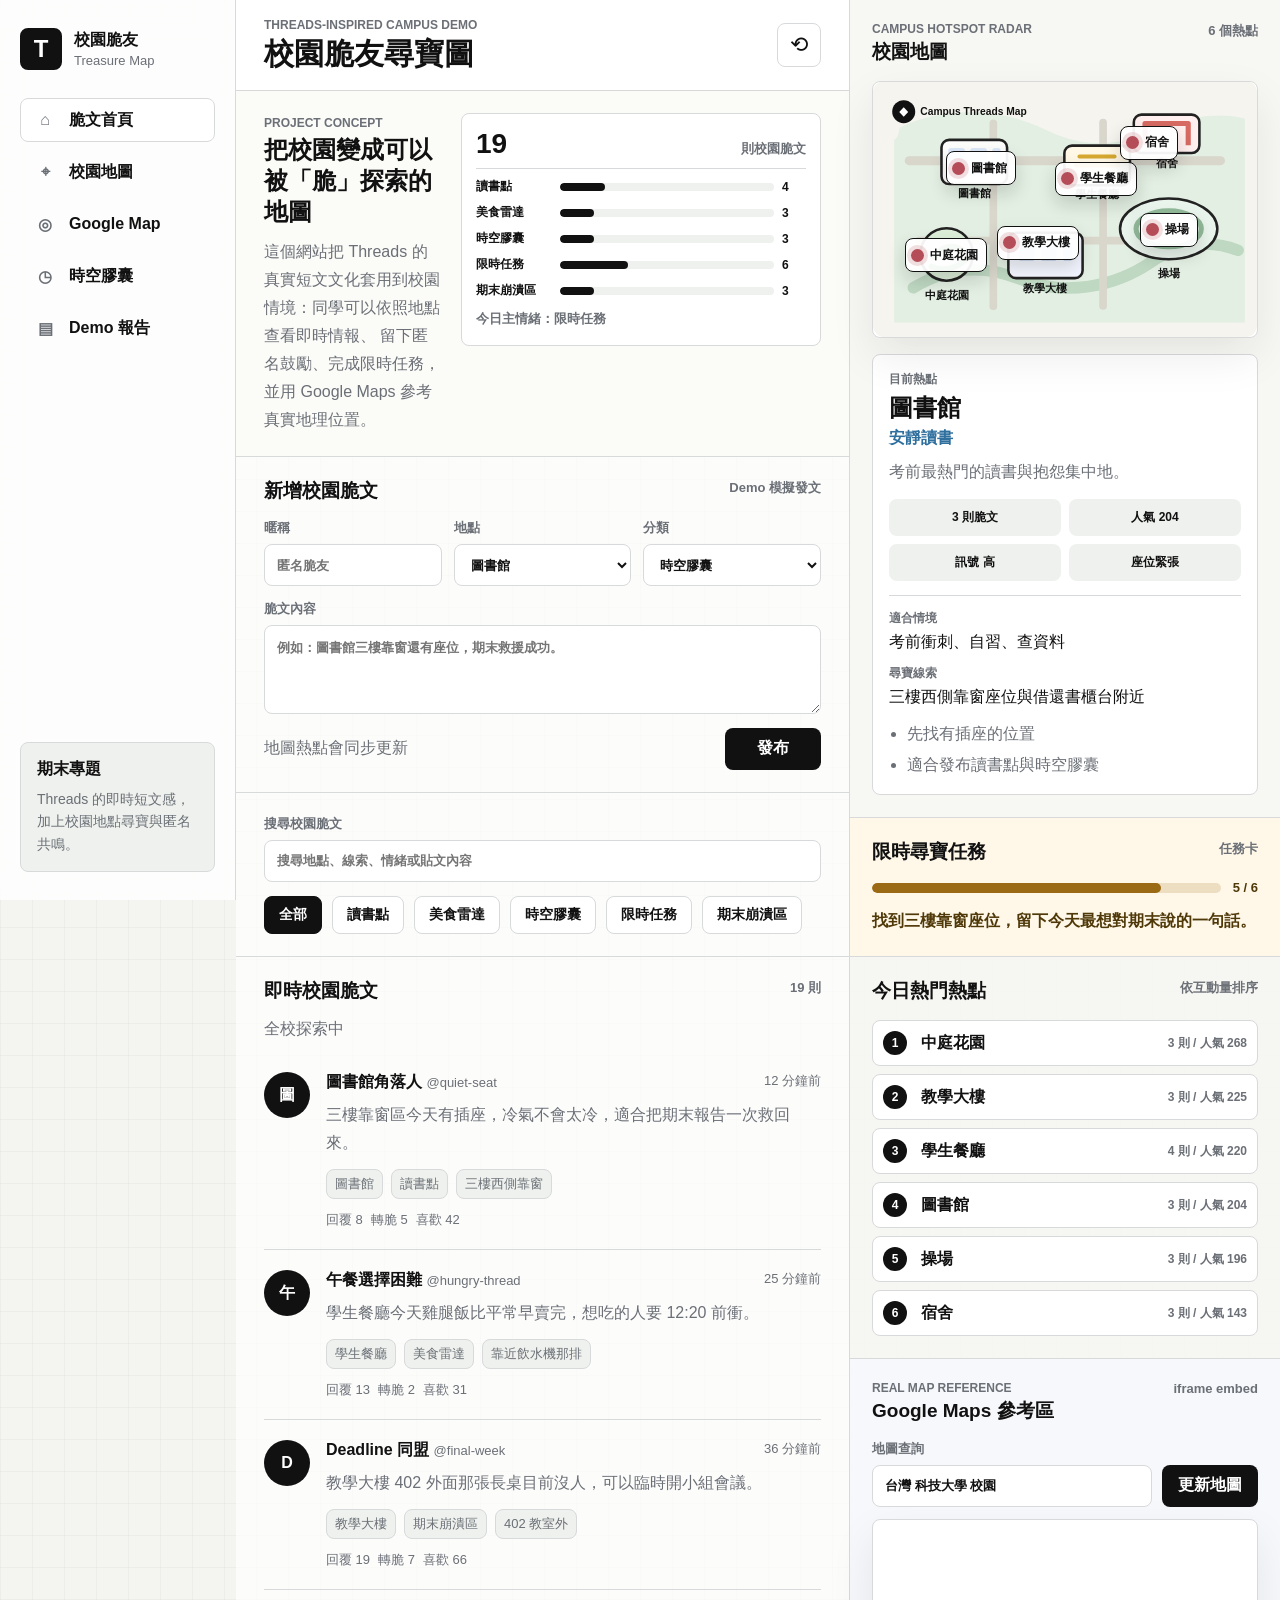
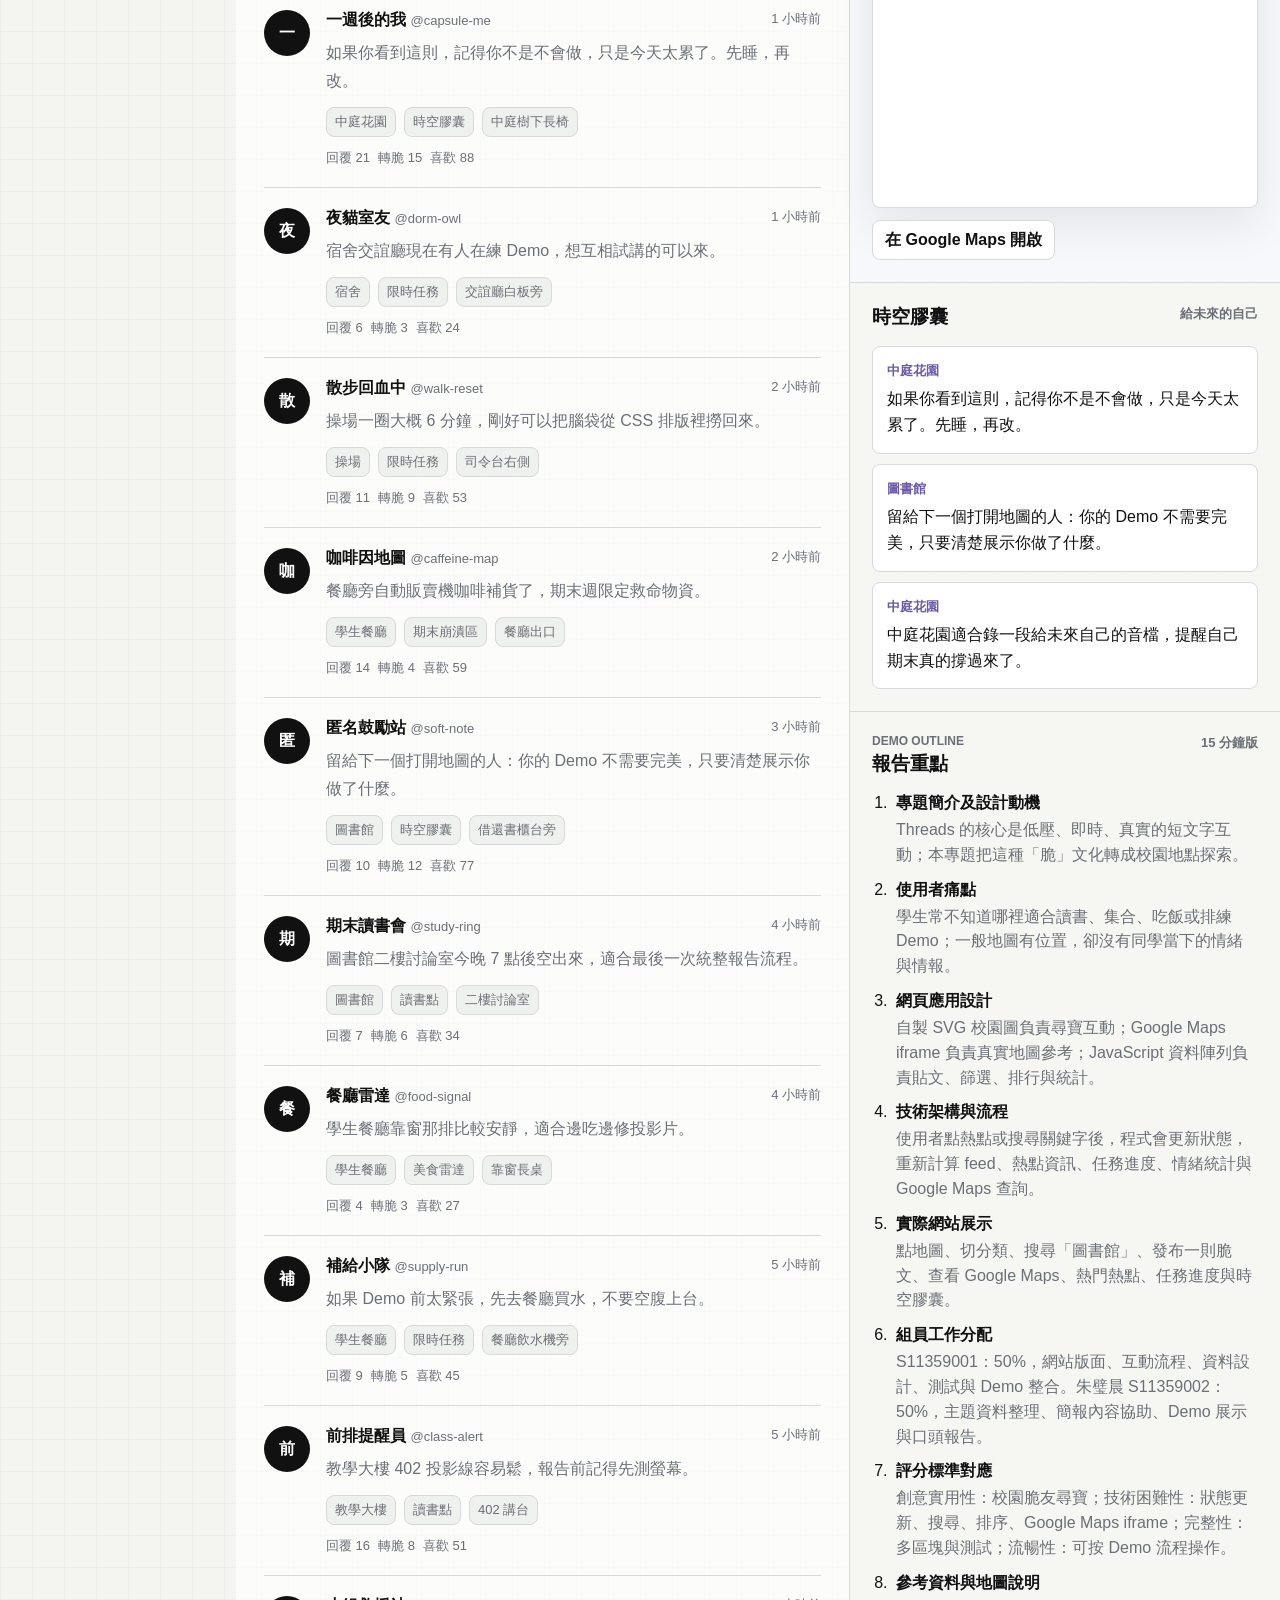
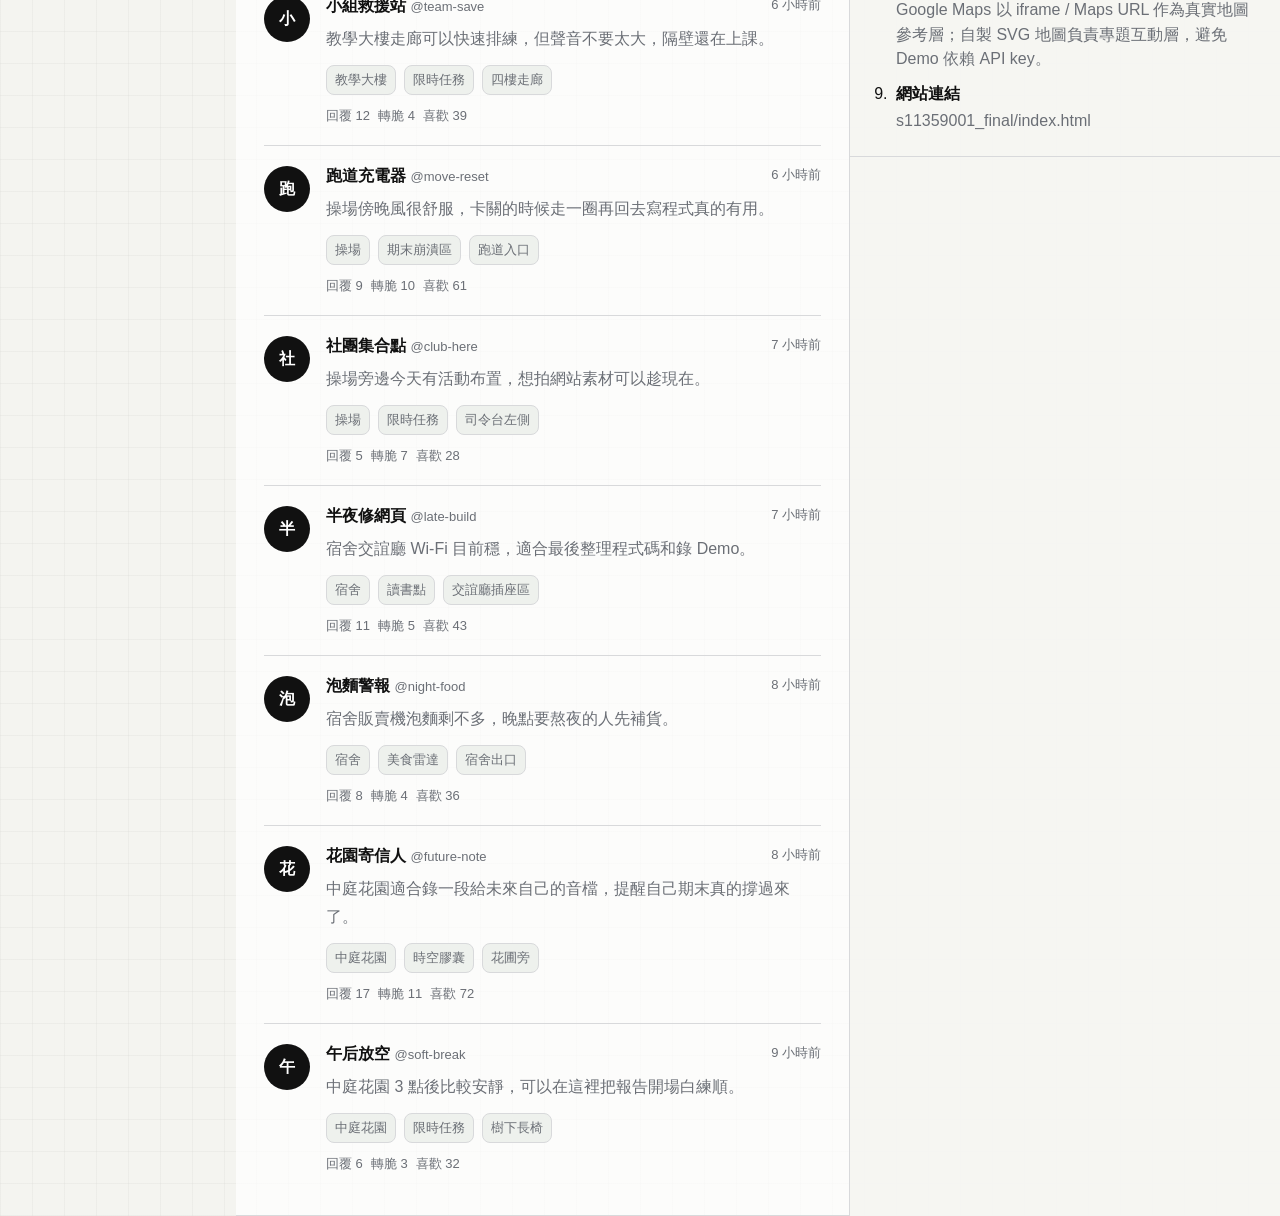
<file: index.html>
<!DOCTYPE html>
<html lang="zh-Hant">
<head>
  <meta charset="UTF-8">
  <meta name="viewport" content="width=device-width, initial-scale=1.0">
  <title>校園脆友尋寶圖</title>
  <link rel="stylesheet" href="styles.css">
</head>
<body>
  <div class="app-shell">
    <aside class="sidebar" aria-label="專題導覽">
      <a class="brand" href="#feed">
        <span class="brand-mark" aria-hidden="true">T</span>
        <span>
          <strong>校園脆友</strong>
          <small>Treasure Map</small>
        </span>
      </a>

      <nav class="nav-list" aria-label="主要區域">
        <a href="#feed" class="nav-item is-current">
          <span aria-hidden="true">⌂</span>
          <span>脆文首頁</span>
        </a>
        <a href="#map" class="nav-item">
          <span aria-hidden="true">⌖</span>
          <span>校園地圖</span>
        </a>
        <a href="#googleMap" class="nav-item">
          <span aria-hidden="true">◎</span>
          <span>Google Map</span>
        </a>
        <a href="#capsule" class="nav-item">
          <span aria-hidden="true">◷</span>
          <span>時空膠囊</span>
        </a>
        <a href="#report" class="nav-item">
          <span aria-hidden="true">▤</span>
          <span>Demo 報告</span>
        </a>
      </nav>

      <div class="sidebar-note">
        <strong>期末專題</strong>
        <p>Threads 的即時短文感，加上校園地點尋寶與匿名共鳴。</p>
      </div>
    </aside>

    <main id="feed" class="feed-column">
      <header class="feed-header">
        <div>
          <p class="eyebrow">Threads-inspired campus demo</p>
          <h1>校園脆友尋寶圖</h1>
        </div>
        <button id="showAllButton" class="icon-button" type="button" aria-label="顯示全部脆文" title="顯示全部">
          ⟲
        </button>
      </header>

      <section class="overview-panel" aria-labelledby="overviewTitle">
        <div>
          <p class="eyebrow">Project concept</p>
          <h2 id="overviewTitle">把校園變成可以被「脆」探索的地圖</h2>
          <p>
            這個網站把 Threads 的真實短文文化套用到校園情境：同學可以依照地點查看即時情報、
            留下匿名鼓勵、完成限時任務，並用 Google Maps 參考真實地理位置。
          </p>
        </div>
        <div id="moodDashboard" class="mood-dashboard" aria-label="校園情緒儀表板"></div>
      </section>

      <section class="composer-panel" aria-labelledby="composerTitle">
        <div class="section-heading">
          <h2 id="composerTitle">新增校園脆文</h2>
          <span>Demo 模擬發文</span>
        </div>

        <form id="composer" class="composer">
          <div class="form-grid">
            <label>
              <span>暱稱</span>
              <input id="authorInput" type="text" maxlength="18" placeholder="匿名脆友">
            </label>
            <label>
              <span>地點</span>
              <select id="locationSelect"></select>
            </label>
            <label>
              <span>分類</span>
              <select id="categorySelect"></select>
            </label>
          </div>

          <label class="message-field">
            <span>脆文內容</span>
            <textarea id="contentInput" maxlength="120" rows="3" placeholder="例如：圖書館三樓靠窗還有座位，期末救援成功。"></textarea>
          </label>

          <div class="composer-actions">
            <span>地圖熱點會同步更新</span>
            <button type="submit">發布</button>
          </div>
        </form>
      </section>

      <section class="filter-strip" aria-label="搜尋與分類篩選">
        <label class="search-field">
          <span>搜尋校園脆文</span>
          <input id="searchInput" type="search" placeholder="搜尋地點、線索、情緒或貼文內容">
        </label>
        <div id="categoryFilters" class="chips"></div>
      </section>

      <section class="feed-list-section" aria-labelledby="feedTitle">
        <div class="section-heading">
          <div>
            <h2 id="feedTitle">即時校園脆文</h2>
            <p id="selectedLocationText">全校探索中</p>
          </div>
          <span id="feedCount">0 則</span>
        </div>
        <div id="feedList" class="feed-list"></div>
      </section>
    </main>

    <aside class="map-column" aria-label="互動地圖與報告內容">
      <section id="map" class="map-section" aria-labelledby="mapTitle">
        <div class="section-heading">
          <div>
            <p class="eyebrow">Campus hotspot radar</p>
            <h2 id="mapTitle">校園地圖</h2>
          </div>
          <span>6 個熱點</span>
        </div>

        <div class="map-stage">
          <img src="assets/campus-map.svg" alt="校園尋寶地圖，包含圖書館、學生餐廳、教學大樓、操場、宿舍與中庭花園">
          <div id="mapPins" class="map-pins" aria-label="校園地圖熱點"></div>
        </div>

        <div class="spot-panel">
          <div class="spot-kicker">目前熱點</div>
          <h3 id="spotName">圖書館</h3>
          <p id="spotTheme" class="spot-theme">安靜讀書</p>
          <p id="spotDescription">考前最熱門的讀書與抱怨集中地。</p>
          <div id="spotMeta" class="spot-meta"></div>
          <div id="spotDetails" class="spot-details"></div>
        </div>
      </section>

      <section class="mission-section" aria-labelledby="missionTitle">
        <div class="section-heading">
          <h2 id="missionTitle">限時尋寶任務</h2>
          <span>任務卡</span>
        </div>
        <div class="progress-row" aria-label="任務完成進度">
          <div class="progress-track">
            <span id="missionProgressBar"></span>
          </div>
          <strong id="missionProgressText">0 / 6</strong>
        </div>
        <p id="missionText">找到三樓靠窗座位，留下今天最想對期末說的一句話。</p>
      </section>

      <section class="ranking-section" aria-labelledby="rankingTitle">
        <div class="section-heading">
          <h2 id="rankingTitle">今日熱門熱點</h2>
          <span>依互動量排序</span>
        </div>
        <div id="leaderboardList" class="leaderboard-list"></div>
      </section>

      <section id="googleMap" class="google-map-section" aria-labelledby="googleMapTitle">
        <div class="section-heading">
          <div>
            <p class="eyebrow">Real map reference</p>
            <h2 id="googleMapTitle">Google Maps 參考區</h2>
          </div>
          <span>iframe embed</span>
        </div>
        <div class="google-map-controls">
          <label>
            <span>地圖查詢</span>
            <input id="googleMapQueryInput" type="text" value="台灣 科技大學 校園">
          </label>
          <button id="googleMapSearchButton" type="button">更新地圖</button>
        </div>
        <div class="google-map-frame">
          <iframe
            id="googleMapFrame"
            title="Google Maps 校園參考地圖"
            loading="lazy"
            referrerpolicy="no-referrer-when-downgrade"
            allowfullscreen>
          </iframe>
        </div>
        <a id="googleMapLink" class="external-map-link" href="https://www.google.com/maps/search/?api=1&query=%E5%8F%B0%E7%81%A3+%E7%A7%91%E6%8A%80%E5%A4%A7%E5%AD%B8+%E6%A0%A1%E5%9C%92" target="_blank" rel="noreferrer">
          在 Google Maps 開啟
        </a>
      </section>

      <section id="capsule" class="capsule-section" aria-labelledby="capsuleTitle">
        <div class="section-heading">
          <h2 id="capsuleTitle">時空膠囊</h2>
          <span>給未來的自己</span>
        </div>
        <ul id="capsuleList" class="capsule-list"></ul>
      </section>

      <section id="report" class="report-section" aria-labelledby="reportTitle">
        <div class="section-heading">
          <div>
            <p class="eyebrow">Demo outline</p>
            <h2 id="reportTitle">報告重點</h2>
          </div>
          <span>15 分鐘版</span>
        </div>

        <ol class="report-list">
          <li>
            <strong>專題簡介及設計動機</strong>
            <span>Threads 的核心是低壓、即時、真實的短文字互動；本專題把這種「脆」文化轉成校園地點探索。</span>
          </li>
          <li>
            <strong>使用者痛點</strong>
            <span>學生常不知道哪裡適合讀書、集合、吃飯或排練 Demo；一般地圖有位置，卻沒有同學當下的情緒與情報。</span>
          </li>
          <li>
            <strong>網頁應用設計</strong>
            <span>自製 SVG 校園圖負責尋寶互動；Google Maps iframe 負責真實地圖參考；JavaScript 資料陣列負責貼文、篩選、排行與統計。</span>
          </li>
          <li>
            <strong>技術架構與流程</strong>
            <span>使用者點熱點或搜尋關鍵字後，程式會更新狀態，重新計算 feed、熱點資訊、任務進度、情緒統計與 Google Maps 查詢。</span>
          </li>
          <li>
            <strong>實際網站展示</strong>
            <span>點地圖、切分類、搜尋「圖書館」、發布一則脆文、查看 Google Maps、熱門熱點、任務進度與時空膠囊。</span>
          </li>
          <li>
            <strong>組員工作分配</strong>
            <span>S11359001：50%，網站版面、互動流程、資料設計、測試與 Demo 整合。朱璧晨 S11359002：50%，主題資料整理、簡報內容協助、Demo 展示與口頭報告。</span>
          </li>
          <li>
            <strong>評分標準對應</strong>
            <span>創意實用性：校園脆友尋寶；技術困難性：狀態更新、搜尋、排序、Google Maps iframe；完整性：多區塊與測試；流暢性：可按 Demo 流程操作。</span>
          </li>
          <li>
            <strong>參考資料與地圖說明</strong>
            <span>Google Maps 以 iframe / Maps URL 作為真實地圖參考層；自製 SVG 地圖負責專題互動層，避免 Demo 依賴 API key。</span>
          </li>
          <li>
            <strong>網站連結</strong>
            <span>s11359001_final/index.html</span>
          </li>
        </ol>
      </section>
    </aside>
  </div>

  <div id="toast" class="toast" role="status" aria-live="polite"></div>

  <script type="module" src="app.js"></script>
</body>
</html>
</file>
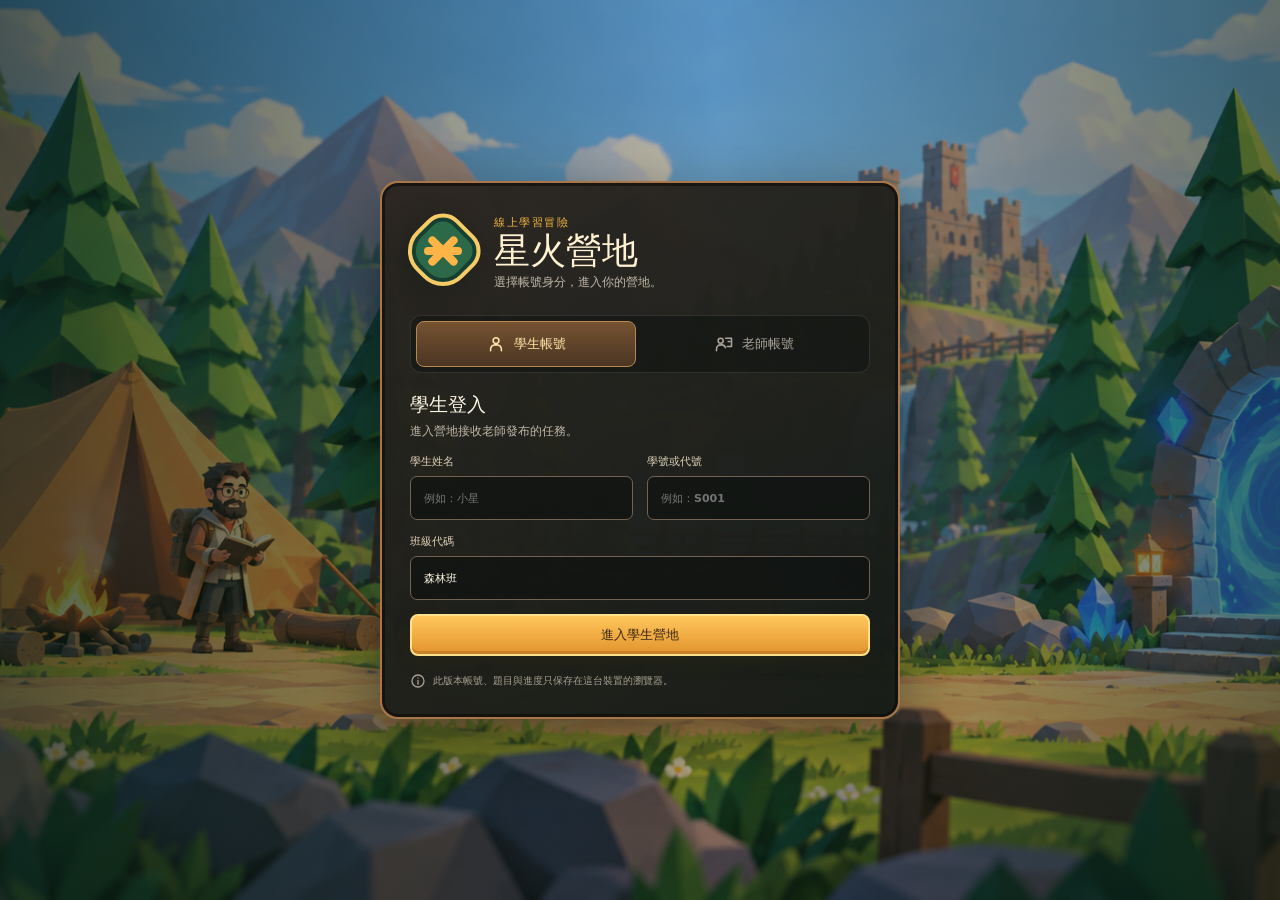
<file: learning-rpg-online/index.html>
<!doctype html>
<html lang="zh-Hant">
  <head>
    <meta charset="UTF-8" />
    <meta name="viewport" content="width=device-width, initial-scale=1.0" />
    <meta name="theme-color" content="#173c2f" />
    <meta
      name="description"
      content="星火營地是一款低多邊形 2.5D 教育冒險遊戲原型。"
    />
    <title>星火營地｜學習冒險 RPG</title>
    <script type="module" crossorigin src="/learning-rpg-online/assets/index-tpVcUmIc.js"></script>
    <link rel="modulepreload" crossorigin href="/learning-rpg-online/assets/breakoutMissionData-Dz7LKeNJ.js">
    <link rel="stylesheet" crossorigin href="/learning-rpg-online/assets/index-DRMCRVkj.css">
  </head>
  <body>
    <div id="root"></div>
  </body>
</html>
</file>
<file: styles.css>
:root {
  color-scheme: light;
  --ink: #111111;
  --muted: #6b6f76;
  --line: #d8d9db;
  --paper: #ffffff;
  --wash: #f4f4f0;
  --soft: #eef1ed;
  --blue: #2e6f9e;
  --green: #2f7d57;
  --rose: #b44d58;
  --amber: #9b6a14;
  --violet: #6b5aa6;
  --shadow: 0 18px 45px rgba(17, 17, 17, 0.08);
}

* {
  box-sizing: border-box;
}

html {
  scroll-behavior: smooth;
}

body {
  margin: 0;
  background:
    linear-gradient(90deg, rgba(17, 17, 17, 0.03) 1px, transparent 1px),
    linear-gradient(0deg, rgba(17, 17, 17, 0.03) 1px, transparent 1px),
    var(--wash);
  background-size: 32px 32px;
  color: var(--ink);
  font-family: "Noto Sans TC", "Microsoft JhengHei", Arial, sans-serif;
}

button,
input,
select,
textarea {
  font: inherit;
}

button {
  cursor: pointer;
}

a {
  color: inherit;
  text-decoration: none;
}

.app-shell {
  display: grid;
  grid-template-columns: 236px minmax(420px, 1fr) minmax(360px, 430px);
  min-height: 100vh;
}

.sidebar {
  position: sticky;
  top: 0;
  height: 100vh;
  display: flex;
  flex-direction: column;
  gap: 28px;
  padding: 28px 20px;
  border-right: 1px solid var(--line);
  background: rgba(255, 255, 255, 0.82);
  backdrop-filter: blur(16px);
}

.brand {
  display: flex;
  align-items: center;
  gap: 12px;
  min-width: 0;
}

.brand-mark {
  display: grid;
  place-items: center;
  width: 42px;
  height: 42px;
  border: 2px solid var(--ink);
  border-radius: 8px;
  background: var(--ink);
  color: var(--paper);
  font-size: 24px;
  font-weight: 900;
}

.brand strong,
.brand small {
  display: block;
}

.brand small,
.eyebrow,
.section-heading span,
.feed-list-section p,
.spot-kicker,
.post-header span,
.post-header time,
.composer-actions span {
  color: var(--muted);
}

.brand small {
  margin-top: 2px;
  font-size: 13px;
}

.nav-list {
  display: grid;
  gap: 8px;
}

.nav-item {
  display: flex;
  align-items: center;
  gap: 12px;
  min-height: 44px;
  padding: 10px 12px;
  border: 1px solid transparent;
  border-radius: 8px;
  font-weight: 700;
}

.nav-item span:first-child {
  display: grid;
  place-items: center;
  width: 24px;
  color: var(--muted);
}

.nav-item:hover,
.nav-item.is-current {
  border-color: var(--line);
  background: var(--paper);
}

.sidebar-note {
  margin-top: auto;
  padding: 16px;
  border: 1px solid var(--line);
  border-radius: 8px;
  background: var(--soft);
}

.sidebar-note p {
  margin: 8px 0 0;
  color: var(--muted);
  font-size: 14px;
  line-height: 1.6;
}

.feed-column {
  min-width: 0;
  border-right: 1px solid var(--line);
  background: rgba(255, 255, 255, 0.72);
}

.feed-header {
  position: sticky;
  top: 0;
  z-index: 10;
  display: flex;
  align-items: center;
  justify-content: space-between;
  min-height: 84px;
  padding: 18px 28px;
  border-bottom: 1px solid var(--line);
  background: rgba(255, 255, 255, 0.88);
  backdrop-filter: blur(18px);
}

.eyebrow {
  margin: 0 0 4px;
  font-size: 12px;
  font-weight: 800;
  text-transform: uppercase;
}

h1,
h2,
h3,
p {
  overflow-wrap: anywhere;
}

h1 {
  margin: 0;
  font-size: 30px;
  line-height: 1.2;
}

h2 {
  margin: 0;
  font-size: 19px;
  line-height: 1.3;
}

h3 {
  margin: 4px 0;
  font-size: 24px;
}

.icon-button {
  display: grid;
  place-items: center;
  width: 44px;
  height: 44px;
  border: 1px solid var(--line);
  border-radius: 8px;
  background: var(--paper);
  color: var(--ink);
  font-size: 22px;
}

.icon-button:hover {
  border-color: var(--ink);
}

.composer-panel,
.overview-panel,
.feed-list-section,
.filter-strip {
  padding: 22px 28px;
  border-bottom: 1px solid var(--line);
}

.overview-panel {
  display: grid;
  grid-template-columns: minmax(0, 1fr) minmax(260px, 360px);
  gap: 20px;
  align-items: start;
  background: #fbfbf8;
}

.overview-panel h2 {
  margin-bottom: 10px;
  font-size: 24px;
}

.overview-panel p {
  margin: 0;
  color: var(--muted);
  line-height: 1.75;
}

.mood-dashboard {
  display: grid;
  gap: 9px;
  padding: 14px;
  border: 1px solid var(--line);
  border-radius: 8px;
  background: var(--paper);
}

.mood-total {
  display: flex;
  align-items: baseline;
  justify-content: space-between;
  gap: 12px;
  padding-bottom: 8px;
  border-bottom: 1px solid var(--line);
}

.mood-total strong {
  font-size: 28px;
}

.mood-total span,
.mood-dashboard p {
  color: var(--muted);
  font-size: 13px;
  font-weight: 800;
}

.mood-row {
  display: grid;
  grid-template-columns: 76px 1fr 24px;
  gap: 8px;
  align-items: center;
  font-size: 12px;
  font-weight: 800;
}

.mini-bar {
  overflow: hidden;
  height: 8px;
  border-radius: 999px;
  background: var(--soft);
}

.mini-bar i {
  display: block;
  height: 100%;
  border-radius: inherit;
  background: var(--ink);
}

.section-heading {
  display: flex;
  align-items: flex-start;
  justify-content: space-between;
  gap: 16px;
  margin-bottom: 16px;
}

.section-heading span {
  flex: 0 0 auto;
  font-size: 13px;
  font-weight: 700;
}

.composer {
  display: grid;
  gap: 14px;
}

.form-grid {
  display: grid;
  grid-template-columns: 1fr 1fr 1fr;
  gap: 12px;
}

label {
  display: grid;
  gap: 7px;
  min-width: 0;
  color: var(--muted);
  font-size: 13px;
  font-weight: 800;
}

input,
select,
textarea {
  width: 100%;
  min-width: 0;
  border: 1px solid var(--line);
  border-radius: 8px;
  background: var(--paper);
  color: var(--ink);
  outline: none;
}

input,
select {
  height: 42px;
  padding: 0 12px;
}

textarea {
  resize: vertical;
  min-height: 86px;
  padding: 12px;
  line-height: 1.6;
}

input:focus,
select:focus,
textarea:focus {
  border-color: var(--ink);
  box-shadow: 0 0 0 3px rgba(17, 17, 17, 0.08);
}

.composer-actions {
  display: flex;
  align-items: center;
  justify-content: space-between;
  gap: 12px;
}

.composer-actions button {
  min-width: 96px;
  height: 42px;
  border: 0;
  border-radius: 8px;
  background: var(--ink);
  color: var(--paper);
  font-weight: 900;
}

.chips {
  display: flex;
  flex-wrap: wrap;
  gap: 10px;
}

.filter-strip {
  display: grid;
  gap: 14px;
}

.search-field {
  max-width: 680px;
}

.chip {
  min-height: 38px;
  padding: 8px 14px;
  border: 1px solid var(--line);
  border-radius: 8px;
  background: var(--paper);
  color: var(--ink);
  font-size: 14px;
  font-weight: 800;
}

.chip:hover,
.chip.is-active {
  border-color: var(--ink);
  background: var(--ink);
  color: var(--paper);
}

.feed-list {
  display: grid;
}

.post-card {
  display: grid;
  grid-template-columns: 48px 1fr;
  gap: 14px;
  padding: 20px 0;
  border-top: 1px solid var(--line);
}

.post-card:first-child {
  border-top: 0;
  padding-top: 0;
}

.avatar {
  display: grid;
  place-items: center;
  width: 46px;
  height: 46px;
  border-radius: 50%;
  background: #111111;
  color: #ffffff;
  font-weight: 900;
}

.post-body {
  min-width: 0;
}

.post-header {
  display: flex;
  align-items: flex-start;
  justify-content: space-between;
  gap: 12px;
  margin-bottom: 8px;
}

.post-header strong,
.post-header span {
  display: inline-block;
}

.post-header span,
.post-header time {
  font-size: 13px;
}

.post-card p {
  margin: 0;
  font-size: 16px;
  line-height: 1.75;
}

.post-tags,
.post-actions {
  display: flex;
  flex-wrap: wrap;
  gap: 8px;
  margin-top: 12px;
  color: var(--muted);
  font-size: 13px;
}

.post-tags span {
  padding: 5px 8px;
  border: 1px solid var(--line);
  border-radius: 8px;
  background: var(--soft);
}

.empty-state {
  padding: 26px 0;
  color: var(--muted);
  line-height: 1.7;
}

.empty-state strong {
  display: block;
  margin-bottom: 4px;
  color: var(--ink);
}

.map-column {
  min-width: 0;
  background: rgba(247, 247, 243, 0.9);
}

.map-section,
.mission-section,
.ranking-section,
.google-map-section,
.capsule-section,
.report-section {
  padding: 22px;
  border-bottom: 1px solid var(--line);
}

.map-section {
  position: sticky;
  top: 0;
  z-index: 5;
  background: rgba(247, 247, 243, 0.92);
  backdrop-filter: blur(16px);
}

.map-stage {
  position: relative;
  overflow: hidden;
  aspect-ratio: 3 / 2;
  border: 1px solid var(--line);
  border-radius: 8px;
  background: var(--paper);
  box-shadow: var(--shadow);
}

.map-stage img {
  display: block;
  width: 100%;
  height: 100%;
  object-fit: cover;
}

.map-pins {
  position: absolute;
  inset: 0;
}

.map-pin {
  position: absolute;
  display: flex;
  align-items: center;
  gap: 6px;
  min-height: 34px;
  padding: 5px 8px 5px 5px;
  border: 1px solid var(--ink);
  border-radius: 8px;
  background: rgba(255, 255, 255, 0.94);
  color: var(--ink);
  font-size: 12px;
  font-weight: 900;
  transform: translate(-50%, -50%);
  box-shadow: 0 8px 18px rgba(17, 17, 17, 0.16);
  white-space: nowrap;
}

.map-pin:hover,
.map-pin.is-active {
  background: var(--ink);
  color: var(--paper);
}

.pin-dot {
  display: block;
  width: 13px;
  height: 13px;
  border-radius: 50%;
  background: var(--rose);
  box-shadow: 0 0 0 4px rgba(180, 77, 88, 0.18);
}

.spot-panel {
  margin-top: 16px;
  padding: 16px;
  border: 1px solid var(--line);
  border-radius: 8px;
  background: var(--paper);
}

.spot-kicker {
  font-size: 12px;
  font-weight: 900;
}

.spot-theme {
  margin: 0;
  color: var(--blue);
  font-weight: 900;
}

.spot-panel p:not(.spot-theme) {
  margin: 10px 0 0;
  color: var(--muted);
  line-height: 1.65;
}

.spot-meta {
  display: grid;
  grid-template-columns: repeat(2, 1fr);
  gap: 8px;
  margin-top: 14px;
}

.spot-meta span {
  padding: 10px 8px;
  border-radius: 8px;
  background: var(--soft);
  text-align: center;
  font-size: 12px;
  font-weight: 900;
}

.spot-details {
  margin-top: 14px;
  padding-top: 14px;
  border-top: 1px solid var(--line);
}

.spot-details dl {
  display: grid;
  gap: 10px;
  margin: 0;
}

.spot-details dt {
  color: var(--muted);
  font-size: 12px;
  font-weight: 900;
}

.spot-details dd {
  margin: 3px 0 0;
  line-height: 1.55;
}

.spot-details ul {
  display: grid;
  gap: 6px;
  margin: 12px 0 0;
  padding-left: 18px;
  color: var(--muted);
  line-height: 1.55;
}

.mission-section {
  background: #fff8e9;
}

.progress-row {
  display: grid;
  grid-template-columns: 1fr auto;
  gap: 12px;
  align-items: center;
  margin-bottom: 12px;
}

.progress-track {
  overflow: hidden;
  height: 10px;
  border-radius: 999px;
  background: rgba(155, 106, 20, 0.18);
}

.progress-track span {
  display: block;
  width: 0;
  height: 100%;
  border-radius: inherit;
  background: var(--amber);
  transition: width 180ms ease;
}

.progress-row strong {
  color: #503909;
  font-size: 13px;
}

.mission-section p {
  margin: 0;
  color: #503909;
  line-height: 1.7;
  font-weight: 700;
}

.leaderboard-list {
  display: grid;
  gap: 8px;
}

.leaderboard-row {
  display: grid;
  grid-template-columns: 28px 1fr auto;
  gap: 10px;
  align-items: center;
  width: 100%;
  min-height: 44px;
  padding: 10px;
  border: 1px solid var(--line);
  border-radius: 8px;
  background: var(--paper);
  color: var(--ink);
  text-align: left;
}

.leaderboard-row span {
  display: grid;
  place-items: center;
  width: 24px;
  height: 24px;
  border-radius: 50%;
  background: var(--ink);
  color: var(--paper);
  font-size: 12px;
  font-weight: 900;
}

.leaderboard-row strong,
.leaderboard-row em {
  overflow-wrap: anywhere;
}

.leaderboard-row em {
  color: var(--muted);
  font-size: 12px;
  font-style: normal;
  font-weight: 800;
}

.leaderboard-row:hover,
.leaderboard-row.is-active {
  border-color: var(--ink);
  box-shadow: 0 8px 18px rgba(17, 17, 17, 0.08);
}

.google-map-section {
  background: #f6f8fb;
}

.google-map-controls {
  display: grid;
  grid-template-columns: minmax(0, 1fr) 96px;
  gap: 10px;
  align-items: end;
  margin-bottom: 12px;
}

.google-map-controls button {
  height: 42px;
  border: 0;
  border-radius: 8px;
  background: var(--ink);
  color: var(--paper);
  font-weight: 900;
}

.google-map-frame {
  overflow: hidden;
  aspect-ratio: 4 / 3;
  border: 1px solid var(--line);
  border-radius: 8px;
  background: var(--paper);
  box-shadow: var(--shadow);
}

.google-map-frame iframe {
  display: block;
  width: 100%;
  height: 100%;
  border: 0;
}

.external-map-link {
  display: inline-flex;
  align-items: center;
  justify-content: center;
  min-height: 40px;
  margin-top: 12px;
  padding: 8px 12px;
  border: 1px solid var(--line);
  border-radius: 8px;
  background: var(--paper);
  color: var(--ink);
  font-weight: 900;
}

.external-map-link:hover {
  border-color: var(--ink);
}

.capsule-list {
  display: grid;
  gap: 10px;
  margin: 0;
  padding: 0;
  list-style: none;
}

.capsule-list li {
  padding: 14px;
  border: 1px solid var(--line);
  border-radius: 8px;
  background: var(--paper);
}

.capsule-list span {
  color: var(--violet);
  font-size: 13px;
  font-weight: 900;
}

.capsule-list p {
  margin: 6px 0 0;
  color: var(--ink);
  line-height: 1.65;
}

.report-list {
  display: grid;
  gap: 12px;
  margin: 0;
  padding-left: 20px;
}

.report-list li {
  padding-left: 4px;
}

.report-list strong,
.report-list span {
  display: block;
}

.report-list strong {
  margin-bottom: 4px;
}

.report-list span {
  color: var(--muted);
  line-height: 1.55;
}

.toast {
  position: fixed;
  right: 22px;
  bottom: 22px;
  z-index: 30;
  max-width: min(360px, calc(100vw - 44px));
  padding: 13px 16px;
  border: 1px solid var(--ink);
  border-radius: 8px;
  background: var(--ink);
  color: var(--paper);
  font-weight: 800;
  opacity: 0;
  pointer-events: none;
  transform: translateY(12px);
  transition: opacity 160ms ease, transform 160ms ease;
}

.toast.is-visible {
  opacity: 1;
  transform: translateY(0);
}

@media (max-width: 1180px) {
  .app-shell {
    grid-template-columns: 88px minmax(380px, 1fr) minmax(330px, 390px);
  }

  .brand span:last-child,
  .nav-item span:last-child,
  .sidebar-note {
    display: none;
  }

  .sidebar {
    align-items: center;
  }

  .nav-item {
    justify-content: center;
    width: 48px;
    padding: 10px;
  }
}

@media (max-width: 940px) {
  .app-shell {
    display: block;
  }

  .sidebar {
    position: sticky;
    top: 0;
    z-index: 20;
    height: auto;
    flex-direction: row;
    align-items: center;
    justify-content: space-between;
    padding: 12px 16px;
    border-right: 0;
    border-bottom: 1px solid var(--line);
  }

  .brand span:last-child {
    display: block;
  }

  .nav-list {
    display: flex;
    gap: 6px;
  }

  .nav-item {
    width: 42px;
    min-height: 42px;
  }

  .feed-column {
    border-right: 0;
  }

  .feed-header {
    position: static;
  }

  .map-section {
    position: static;
  }
}

@media (max-width: 640px) {
  .feed-header,
  .overview-panel,
  .composer-panel,
  .feed-list-section,
  .filter-strip,
  .map-section,
  .mission-section,
  .ranking-section,
  .google-map-section,
  .capsule-section,
  .report-section {
    padding: 18px 16px;
  }

  h1 {
    font-size: 25px;
  }

  .form-grid {
    grid-template-columns: 1fr;
  }

  .overview-panel,
  .google-map-controls {
    grid-template-columns: 1fr;
  }

  .composer-actions {
    align-items: stretch;
    flex-direction: column;
  }

  .composer-actions button {
    width: 100%;
  }

  .post-card {
    grid-template-columns: 42px 1fr;
    gap: 10px;
  }

  .avatar {
    width: 40px;
    height: 40px;
  }

  .post-header {
    display: block;
  }

  .map-pin {
    min-height: 30px;
    padding-right: 6px;
    font-size: 11px;
  }

  .pin-label {
    display: none;
  }

  .spot-meta {
    grid-template-columns: 1fr;
  }

  .leaderboard-row {
    grid-template-columns: 28px 1fr;
  }

  .leaderboard-row em {
    grid-column: 2;
  }
}
</file>
<file: learning-rpg-online/assets/index-DRMCRVkj.css>
:root{color:#fff7e7;font-synthesis:none;--ink:#1c1917;--panel:#1e1b19f0;--panel-soft:#26211de6;--bronze:#956944;--bronze-dark:#523823;--gold:#f1b43f;--gold-light:#ffd978;--red:#ed5261;--blue:#3da8e8;--green:#67b359;--cream:#fff5df;--shadow:0 18px 50px #0e141057;font-family:PingFang TC,Noto Sans TC,Microsoft JhengHei,system-ui,sans-serif}.reward-item-fields{background:#fffbe894;border:1px solid #74562f2e;border-radius:16px;grid-template-columns:minmax(0,1fr) 140px;gap:12px;padding:13px;display:grid}.reward-item-fields label{min-width:0}@media (width<=640px){.modal-backdrop{padding:12px}.reward-item-fields{grid-template-columns:1fr}.assignment-board,.backpack-dialog{width:100%}}*{box-sizing:border-box}html,body,#root{width:100%;height:100%;margin:0;overflow:hidden}button,input{font:inherit}button{color:inherit}button:focus-visible,input:focus-visible{outline:3px solid var(--gold-light);outline-offset:3px}.game-app{isolation:isolate;background:#173c2f;width:100%;height:100%;min-height:620px;position:relative}.game-world{background-color:#82c7ef;background-image:url(/learning-rpg-online/assets/forest-camp.png);background-position:var(--camera-position,50%) center;background-repeat:no-repeat;background-size:cover;width:100%;height:100%;transition:background-position .18s ease-out;position:relative;overflow:hidden}.game-world:after{content:"";z-index:1;pointer-events:none;background:linear-gradient(#0000,#17291c47);height:22%;position:absolute;inset:auto 0 0}.game-panel{clip-path:polygon(12px 0,calc(100% - 12px) 0,100% 12px,100% calc(100% - 12px),calc(100% - 12px) 100%,12px 100%,0 calc(100% - 12px),0 12px);background:linear-gradient(#2f2a26f5,#181716f5);border:2px solid #a57549f0;box-shadow:inset 0 0 0 2px #16110eb3,0 9px 24px #080f0c47}.hud{z-index:20;pointer-events:none;grid-template-columns:minmax(260px,340px) minmax(330px,500px) minmax(210px,270px);justify-content:space-between;align-items:start;gap:20px;display:grid;position:absolute;inset:20px 22px auto}.player-panel{align-items:center;min-width:0;padding:11px 15px 11px 12px;display:flex}.portrait-frame{background:#273d34;border:3px solid #c8995f;border-radius:50%;flex:0 0 76px;width:76px;height:76px;margin-right:13px;position:relative;overflow:hidden;box-shadow:inset 0 0 0 3px #3a281c}.portrait-frame .character-sprite{width:58px;height:72px;position:absolute;inset:4px 9px 0}.player-stats{flex:1;min-width:0}.player-name-row{justify-content:space-between;align-items:center;gap:12px;margin-bottom:8px;display:flex}.player-name-row strong{text-overflow:ellipsis;white-space:nowrap;font-size:16px;overflow:hidden}.player-name-row span{color:#edd5af;font-size:13px;font-weight:700}.meter{background:#0c1514;border:2px solid #171513;border-radius:999px;height:16px;margin-top:6px;position:relative;overflow:hidden;box-shadow:inset 0 2px 5px #00000073}.meter>span{border-radius:inherit;height:100%;transition:width .4s;display:block}.meter b{color:#fff;letter-spacing:.02em;text-shadow:0 1px 3px #000;justify-content:center;align-items:center;gap:4px;font-size:10px;font-weight:800;display:flex;position:absolute;inset:0}.health-meter>span{background:linear-gradient(#ff6e73,#db3d50)}.health-meter b .icon{color:#fff}.xp-meter>span{background:linear-gradient(#56c7ff,#247fbe)}.quest-panel{justify-self:center;align-items:center;width:min(100%,500px);min-height:78px;padding:13px 22px;display:flex}.quest-panel>.icon{color:#e4b35f;flex:none;margin-right:15px}.quest-panel div{min-width:0}.quest-panel span{color:var(--gold);margin-bottom:3px;font-size:13px;font-weight:800;display:block}.quest-panel strong{text-overflow:ellipsis;white-space:nowrap;font-size:15px;display:block;overflow:hidden}.party-panel{padding:9px 10px 10px}.party-panel header{color:#f5d394;align-items:center;gap:8px;padding:0 5px 8px;font-size:13px;font-weight:800;display:flex}.party-member{border-top:1px solid #ffffff14;grid-template-columns:32px 1fr 8px;align-items:center;gap:8px;padding:4px 6px;display:grid}.party-member .character-sprite{width:30px;height:40px}.party-member span{justify-content:space-between;gap:8px;font-size:12px;display:flex}.party-member small{color:#bfb5a6;font-size:10px}.party-member i{background:#60d269;border-radius:50%;width:7px;height:7px;box-shadow:0 0 0 2px #60d26933}.current-player{background:#f1b43f14}.character-sprite{background-image:url(/learning-rpg-online/assets/student-heroes.png);background-position:var(--sprite-position) center;filter:drop-shadow(0 8px 5px #161f1638);transform-origin:50% 100%;background-repeat:no-repeat;background-size:400% 100%;width:120px;height:180px;display:block}.character-sprite.facing-left{transform:scaleX(-1)}.world-player{z-index:8;width:120px;height:180px;transition:left 80ms linear;position:absolute;bottom:13%;transform:translate(-50%)}.world-player .character-sprite{z-index:2;animation:2.6s ease-in-out infinite idle-breathe;position:relative}.world-player.is-jumping{animation:.62s cubic-bezier(.24,.7,.35,1) hero-jump}.player-shadow{z-index:1;filter:blur(2px);background:#1a231b4d;border-radius:50%;width:64px;height:15px;position:absolute;bottom:1px;left:50%;transform:translate(-50%)}.player-nameplate{z-index:3;color:#fff;white-space:nowrap;background:#17231dcc;border:1px solid #ffffff57;border-radius:999px;padding:4px 10px;font-size:11px;font-weight:800;position:absolute;top:-21px;left:50%;transform:translate(-50%)}.distant-player{z-index:5;opacity:.88;filter:saturate(.85);width:54px;height:82px;position:absolute;bottom:22%}.distant-player .character-sprite{width:54px;height:82px}.distant-player span{color:#fff;background:#17231db3;border-radius:999px;padding:2px 6px;font-size:8px;position:absolute;top:-12px;left:50%;transform:translate(-50%)}.distant-one,.distant-1{left:57%}.distant-two,.distant-2{bottom:24%;left:66%}.distant-3{bottom:21%;left:72%}.interaction-prompt{z-index:18;box-shadow:var(--shadow);cursor:pointer;background:#1d1b19f0;border:2px solid #9a6f46;border-radius:8px;align-items:center;gap:10px;padding:8px 15px 8px 8px;animation:1.6s ease-in-out infinite prompt-float;display:flex;position:absolute;bottom:29%;transform:translate(-50%)}.interaction-prompt.teacher{left:31%}.interaction-prompt.portal{left:86%}kbd{color:#282522;background:#f2eadc;border:1px solid #d8c8ab;border-bottom-width:3px;border-radius:5px;justify-content:center;align-items:center;min-width:28px;height:28px;font-size:12px;font-weight:900;line-height:1;display:inline-flex}.controls-panel{z-index:15;gap:7px;width:155px;padding:12px 14px;display:grid;position:absolute;bottom:20px;left:20px}.controls-panel span{align-items:center;gap:5px;font-size:11px;font-weight:700;display:flex}.controls-panel kbd{min-width:23px;height:23px;font-size:10px}.reset-button{z-index:15;color:#f7ead6;cursor:pointer;-webkit-backdrop-filter:blur(8px);backdrop-filter:blur(8px);background:#161e19bd;border:1px solid #ffffff47;border-radius:8px;align-items:center;gap:7px;padding:9px 13px;font-size:11px;font-weight:700;display:flex;position:absolute;bottom:20px;right:20px}.mobile-controls{display:none}.toast{z-index:40;color:#fff4dc;max-width:min(90%,460px);box-shadow:var(--shadow);text-align:center;background:#1e1a17f0;border:1px solid #ffd886b3;border-radius:9px;padding:11px 18px;font-size:13px;font-weight:700;animation:.22s ease-out toast-in;position:absolute;bottom:45px;left:50%;transform:translate(-50%)}.start-screen{z-index:50;-webkit-backdrop-filter:blur(8px);backdrop-filter:blur(8px);background:linear-gradient(#0d20185c,#111c16d1);flex-direction:column;justify-content:center;align-items:center;padding:30px;display:flex;position:absolute;inset:0}.start-header{color:#fff;text-align:left;text-shadow:0 3px 15px #0c1c148c;align-items:center;gap:18px;margin-bottom:24px;display:flex}.brand-mark{background:#2b6949;border:4px solid #f6ca65;border-radius:22px 22px 28px 28px;width:66px;height:66px;position:relative;transform:rotate(45deg);box-shadow:inset 0 0 0 4px #173e31,0 10px 26px #0e1d1559}.brand-mark:before,.brand-mark:after,.brand-mark span{content:"";background:#ffb448;border-radius:10px;width:8px;height:38px;position:absolute;top:50%;left:50%;transform:translate(-50%,-50%)}.brand-mark:after{transform:translate(-50%,-50%)rotate(90deg)}.brand-mark span{transform:translate(-50%,-50%)rotate(45deg)}.start-header h1{letter-spacing:.08em;margin:0;font-family:Trebuchet MS,PingFang TC,sans-serif;font-size:clamp(34px,5vw,62px);line-height:1}.start-header p{color:#f5ead7;margin:9px 0 0;font-size:14px}.role-select{grid-template-columns:repeat(4,minmax(150px,205px));gap:14px;width:min(100%,880px);display:grid}.role-select>button{cursor:pointer;background:linear-gradient(#ffffff21,#18231ce6);border:2px solid #ffffff3d;border-radius:16px;flex-direction:column;justify-content:flex-end;align-items:center;min-width:0;height:285px;padding:0 10px 15px;transition:transform .18s,border-color .18s,background .18s;display:flex;position:relative;overflow:hidden;box-shadow:0 16px 35px #101d1540}.role-select>button:before{content:"";background:var(--role-color);filter:blur(35px);opacity:.24;border-radius:50%;height:90px;position:absolute;inset:auto 20% 42px}.role-select>button:hover,.role-select>button.selected{border-color:var(--gold-light);background:linear-gradient(#ffffff2e,#1c2c22f2);transform:translateY(-8px)}.role-select>button.selected:after{content:"已選擇";background:var(--gold);color:#3c2914;border-radius:999px;padding:4px 8px;font-size:10px;font-weight:900;position:absolute;top:10px;right:10px}.role-select .character-sprite{width:152px;height:222px;transition:transform .18s;position:absolute;top:8px}.role-select>button:hover .character-sprite,.role-select>button.selected .character-sprite{transform:scale(1.035)}.role-select>button span{z-index:3;gap:2px;display:grid;position:relative}.role-select strong{font-size:17px}.role-select small{color:#d6d0c5;font-size:10px}.start-form{box-shadow:var(--shadow);-webkit-backdrop-filter:blur(10px);backdrop-filter:blur(10px);background:#18221ce0;border:1px solid #ffffff3d;border-radius:13px;grid-template-columns:auto minmax(180px,260px) auto;align-items:center;gap:12px;margin-top:22px;padding:12px 13px 12px 18px;display:grid}.start-form label{color:#eadcc4;font-size:12px;font-weight:700}.start-form input{color:#2c261f;background:#fff8e9;border:1px solid #8f795f;border-radius:7px;min-width:0;height:42px;padding:0 12px;font-size:15px;font-weight:700}.primary-button,.secondary-button{cursor:pointer;border-radius:8px;min-height:42px;padding:10px 20px;font-size:13px;font-weight:900;transition:transform .15s,filter .15s}.primary-button{color:#3b2713;background:linear-gradient(#ffc75d,#e3932c);border:2px solid #ffe08d;box-shadow:inset 0 -3px #7340113d,0 7px 16px #39281340}.secondary-button{color:#fff1d9;background:#231f1ce0;border:1px solid #8e7458}.primary-button:hover,.secondary-button:hover{filter:brightness(1.08);transform:translateY(-1px)}.modal-backdrop{z-index:80;-webkit-backdrop-filter:blur(8px);backdrop-filter:blur(8px);background:#0d181294;place-items:center;padding:24px;display:grid;position:fixed;inset:0}.dialog{color:#fff3df;text-align:center;background:linear-gradient(#302a26,#1d1b19);border:3px solid #98704b;border-radius:16px;width:min(92vw,520px);padding:34px;animation:.22s ease-out dialog-in;position:relative;box-shadow:inset 0 0 0 2px #17130f,0 28px 80px #050d0980}.icon-button{cursor:pointer;background:#231f1c;border:1px solid #705940;border-radius:8px;place-items:center;width:34px;height:34px;display:grid}.close-button{position:absolute;top:13px;right:13px}.dialog-emblem{color:#f6c665;background:#443323;border:2px solid #b98e58;border-radius:50%;place-items:center;width:62px;height:62px;margin:-5px auto 14px;display:grid}.dialog-label,.subject-label{color:var(--gold);letter-spacing:.14em;font-size:11px;font-weight:900}.dialog h2{margin:7px 0 12px;font-size:27px}.dialog>p{color:#d7cbbb;margin:0 auto;font-size:13px;line-height:1.75}.quest-objectives{text-align:left;gap:8px;margin:21px 0;padding:0;list-style:none;display:grid}.quest-objectives li{background:#ffffff09;border:1px solid #c5985e38;border-radius:9px;align-items:center;gap:12px;padding:10px 12px;font-size:12px;display:flex}.quest-objectives b{color:#f2b94d;font-size:11px}.reward-row{color:#f5d99f;justify-content:center;gap:18px;margin-bottom:20px;font-size:11px;font-weight:800;display:flex}.reward-row span{align-items:center;gap:5px;display:flex}.reward-row .icon{color:var(--gold)}.battle-screen{z-index:100;background:#173a2d;position:fixed;inset:0;overflow:hidden}.battle-scenery{filter:brightness(.64)saturate(.9);background-image:url(/learning-rpg-online/assets/forest-camp.png);background-position:50%;background-size:cover;position:absolute;inset:0;transform:scale(1.03)}.battle-screen:after{content:"";pointer-events:none;background:radial-gradient(circle at 65% 40%,#0000 10%,#0d19126b 85%);position:absolute;inset:0}.battle-topbar{z-index:8;grid-template-columns:1fr minmax(310px,500px) 1fr;align-items:start;display:grid;position:absolute;inset:18px 20px auto}.exit-battle{justify-self:start}.monster-health{text-align:center;padding:11px 18px 12px}.monster-health>span{color:#d7c29f;font-size:10px;display:block}.monster-health>strong{color:#fff3da;margin:2px 0 7px;font-size:17px;display:block}.monster-health small{color:#cdbca5;font-size:9px}.monster-meter>span{background:linear-gradient(#e75f57,#a93339)}.battle-player-health{justify-self:end;min-width:150px;padding:12px 15px}.battle-player-health span{color:#e6d5b9;margin-bottom:5px;font-size:10px;display:block}.battle-player-health b{color:#f1767c;align-items:center;gap:5px;font-size:12px;display:flex}.golem{z-index:4;width:min(38vw,490px);transition:filter .16s,transform .16s;position:absolute;bottom:16%;right:9%}.golem img{filter:drop-shadow(0 28px 18px #07110c5c);width:100%;display:block}.golem.is-hit{filter:brightness(1.8)saturate(.5);transform:translate(18px)rotate(1deg)}.battle-party{z-index:5;align-items:end;gap:8px;display:flex;position:absolute;bottom:16%;left:7%}.battle-hero{opacity:.74;transform-origin:50% 100%;width:92px;transition:opacity .18s,transform .18s;position:relative;transform:scale(.8)}.battle-hero .character-sprite{width:92px;height:138px}.battle-hero span{white-space:nowrap;background:#121c16d1;border-radius:999px;padding:3px 8px;font-size:9px;position:absolute;bottom:-20px;left:50%;transform:translate(-50%)}.battle-hero.active-turn{opacity:1;transform:scale(1)}.battle-hero.active-turn:after{content:"";z-index:-1;background:radial-gradient(circle,#ffcc5b5c,#0000 68%);border-radius:50%;position:absolute;inset:-8px 5px -3px}.battle-card{z-index:12;background:linear-gradient(#302a25f7,#1a1816fa);border:2px solid #9e764c;border-radius:16px;width:min(92vw,650px);padding:21px;position:absolute;bottom:24px;right:50%;transform:translate(50%);box-shadow:0 22px 60px #060e0a7a}.turn-indicator{background:#26221f;border:2px solid #9e764c;border-radius:999px;align-items:center;gap:8px;padding:5px 13px 5px 7px;display:flex;position:absolute;top:-38px;left:20px}.turn-indicator .character-sprite{width:34px;height:46px}.turn-indicator span{color:#c5b59d;font-size:8px;display:block}.turn-indicator strong{font-size:11px;display:block}.question-card>h2{color:#fff4df;text-align:center;margin:7px 0 14px;font-size:clamp(16px,2.1vw,22px);line-height:1.45}.question-card>.subject-label{text-align:center;display:block}.answer-grid{grid-template-columns:1fr 1fr;gap:9px;display:grid}.answer-grid button{color:#f4eadb;cursor:pointer;text-align:left;background:#ffffff0b;border:1px solid #675847;border-radius:9px;align-items:center;gap:11px;min-height:48px;padding:8px 12px;font-size:12px;display:flex}.answer-grid button:hover:not(:disabled){background:#f1b43f1f;border-color:#e2ad54}.answer-grid button:disabled{cursor:default;opacity:.6}.answer-grid b{color:#f7c767;background:#4c4033;border-radius:7px;flex:0 0 28px;place-items:center;width:28px;height:28px;display:grid}.answer-feedback{border:1px solid;border-radius:9px;justify-content:space-between;align-items:center;gap:15px;margin-top:12px;padding:10px 12px;display:flex}.answer-feedback.correct{background:#498f4329;border-color:#67b3598c}.answer-feedback.incorrect{background:#ab394426;border-color:#ed52618c}.answer-feedback div{gap:3px;display:grid}.answer-feedback strong{font-size:11px}.answer-feedback span{color:#d4c8b8;font-size:10px}.answer-feedback button{color:#ffe4ac;cursor:pointer;background:#3a2d21;border:1px solid #bd9052;border-radius:7px;flex:none;padding:8px 12px;font-size:10px;font-weight:900}.teammate-turn{color:#ecd3a5;text-align:center;justify-items:center;padding:5px 20px;display:grid}.teammate-turn h2{color:#fff;margin:7px 0 4px;font-size:20px}.teammate-turn p{color:#cfc3b2;margin:0 0 13px;font-size:11px}.victory-card{text-align:center}.victory-star{color:#ffe57d;background:#c98226;border:3px solid #ffe79d;border-radius:50%;place-items:center;width:68px;height:68px;margin:-58px auto 10px;display:grid;box-shadow:0 0 32px #ffca535c}.victory-card>span{color:var(--gold);letter-spacing:.14em;font-size:10px;font-weight:900}.victory-card h2{margin:5px 0 8px;font-size:24px}.victory-card p{color:#d4c7b4;margin:0 0 15px;font-size:12px}@keyframes idle-breathe{0%,to{transform:translateY(0)}50%{transform:translateY(-3px)}}@keyframes hero-jump{0%,to{transform:translate(-50%)translateY(0)}48%{transform:translate(-50%)translateY(-95px)}}@keyframes prompt-float{0%,to{transform:translate(-50%)translateY(0)}50%{transform:translate(-50%)translateY(-7px)}}@keyframes toast-in{0%{opacity:0;transform:translate(-50%)translateY(10px)}to{opacity:1;transform:translate(-50%)translateY(0)}}@keyframes dialog-in{0%{opacity:0;transform:translateY(15px)scale(.97)}to{opacity:1;transform:translateY(0)scale(1)}}@media (width<=1020px){.hud{grid-template-columns:minmax(230px,300px) minmax(250px,400px)}.party-panel{display:none}.role-select{grid-template-columns:repeat(4,minmax(120px,1fr))}.role-select>button{height:250px}.role-select .character-sprite{width:125px;height:190px}}@media (width<=760px){.modal-backdrop{padding:12px}.game-app{min-height:540px}.game-world{background-position:var(--mobile-camera-position,50%) center}.hud{grid-template-columns:1fr;gap:8px;inset:10px 10px auto}.player-panel{width:min(78vw,310px)}.portrait-frame{flex-basis:55px;width:55px;height:55px}.portrait-frame .character-sprite{width:42px;height:52px;inset:3px 7px 0}.quest-panel{width:min(88vw,370px);min-height:54px;padding:8px 13px;position:absolute;top:71px;left:0}.quest-panel>.icon{width:20px;margin-right:9px}.quest-panel strong{font-size:11px}.controls-panel,.reset-button{display:none}.mobile-controls{z-index:30;grid-template-columns:52px 52px 52px 1fr;gap:8px;display:grid;position:absolute;inset:auto 12px 12px}.mobile-controls button{color:#fff;-webkit-backdrop-filter:blur(9px);backdrop-filter:blur(9px);background:#171f1ac7;border:1px solid #ffffff59;border-radius:12px;height:48px;font-size:20px;font-weight:900}.mobile-controls .action-touch{color:#ffe2a4;border-color:#efbd59;justify-self:end;width:74px;font-size:12px}.world-player{width:88px;height:132px;bottom:13%}.world-player .character-sprite{width:88px;height:132px}.distant-player{display:none}.interaction-prompt{bottom:31%}.start-screen{justify-content:flex-start;padding:22px 14px;overflow-y:auto}.start-header{gap:12px;margin-bottom:16px}.brand-mark{border-radius:16px;width:48px;height:48px}.start-header h1{font-size:34px}.start-header p{max-width:280px;font-size:11px}.role-select{grid-template-columns:1fr 1fr;max-width:430px}.role-select>button{height:225px}.role-select .character-sprite{width:116px;height:174px}.start-form{grid-template-columns:1fr;width:min(100%,430px);margin-top:14px}.start-form label{display:none}.battle-topbar{grid-template-columns:auto 1fr;gap:8px;inset:9px 9px auto}.monster-health{grid-column:2;min-width:0}.battle-player-health{display:none}.golem{width:min(52vw,330px);bottom:30%;right:1%}.battle-party{gap:0;bottom:32%;left:2%}.battle-hero{width:62px}.battle-hero .character-sprite{width:62px;height:94px}.battle-card{padding:17px 13px 13px;bottom:10px}.answer-grid{gap:6px}.answer-grid button{min-height:43px;font-size:10px}.answer-feedback{flex-direction:column;align-items:stretch}}@media (prefers-reduced-motion:reduce){*,:before,:after{scroll-behavior:auto!important;transition-duration:.01ms!important;animation-duration:.01ms!important;animation-iteration-count:1!important}}.student-toolbar .scratch-academy-button{color:#ffe09d;background:linear-gradient(#92571e6b,#53321a4d);border-color:#d8973c8c;position:relative}.scratch-academy-button>b{color:#24160c;text-align:center;background:#d79336;border-radius:8px;min-width:26px;padding:2px 4px;font-size:7px}.academy-screen{z-index:120;color:#eee0ca;background:linear-gradient(#0b120fd1,#100d0af0),url(/learning-rpg-online/assets/forest-camp.png) 50%/cover;grid-template-rows:auto minmax(0,1fr) auto;grid-template-columns:minmax(0,1fr);gap:10px;padding:14px;display:grid;position:fixed;inset:0;overflow:hidden}.academy-header{grid-template-columns:minmax(0,1fr) 180px 40px;align-items:center;gap:16px;width:100%;max-width:1500px;margin:0 auto;padding:13px 16px;display:grid}.academy-header>div:first-child>span{color:#e6b961;letter-spacing:.08em;align-items:center;gap:7px;font-size:11px;font-weight:900;display:flex}.academy-header h2{color:#fff0cb;margin:3px 0 1px;font-size:22px}.academy-header p{color:#aba295;margin:0;font-size:12px}.academy-total-progress{background:#6d461e33;border:1px solid #e0a95047;border-radius:8px;grid-template-columns:auto 1fr;align-items:center;gap:1px 8px;padding:8px 10px;display:grid}.academy-total-progress strong{color:#ffd376;grid-row:1/3;font-size:18px}.academy-total-progress span{color:#c7b99f;font-size:8px}.academy-total-progress>i{background:#ffffff1a;border-radius:4px;height:5px;overflow:hidden}.academy-total-progress>i b{border-radius:inherit;background:linear-gradient(90deg,#d79336,#ffd36d);height:100%;transition:width .35s;display:block}.academy-header .icon-button{width:40px;height:40px;position:static}.academy-layout{grid-template-columns:225px minmax(0,1fr);gap:10px;width:100%;max-width:1500px;min-height:0;margin:0 auto;display:grid}.academy-roadmap{min-height:0;padding:12px 9px;overflow-y:auto}.academy-roadmap>header{border-bottom:1px solid #ffffff17;justify-content:space-between;align-items:end;padding:1px 5px 9px;display:flex}.academy-roadmap>header strong{color:#f1dfbf;font-size:11px}.academy-roadmap>header small{color:#8f887c;font-size:7px}.academy-roadmap>button{color:#bdb4a6;cursor:pointer;text-align:left;background:#ffffff06;border:1px solid #0000;border-radius:8px;grid-template-columns:28px minmax(0,1fr) auto;align-items:center;gap:8px;width:100%;margin-top:6px;padding:8px 7px;display:grid}.academy-roadmap>button>span{color:#ddb76c;background:#44382d;border-radius:50%;place-items:center;width:26px;height:26px;font-size:9px;font-weight:900;display:grid}.academy-roadmap button div{min-width:0}.academy-roadmap button strong,.academy-roadmap button small{display:block}.academy-roadmap button strong{color:#e6d7c0;font-size:11px}.academy-roadmap button small{color:#aaa094;text-overflow:ellipsis;white-space:nowrap;margin-top:2px;font-size:9px;overflow:hidden}.academy-roadmap button>b{color:#b5aa9c;font-size:9px}.academy-roadmap button.active{background:#85522045;border-color:#c7893b}.academy-roadmap button.complete>span{color:#fff;background:#3f7b4b}.academy-roadmap button:disabled{opacity:.38;cursor:not-allowed}.academy-main{min-height:0;padding:14px;overflow-y:auto}.academy-week-summary{border-bottom:1px solid #ffffff1a;grid-template-columns:minmax(0,1fr) minmax(300px,.8fr);gap:18px;padding:2px 2px 12px;display:grid}.academy-week-summary span{color:#dba64f;font-size:10px;font-weight:900}.academy-week-summary h3{color:#fff0cd;margin:3px 0;font-size:20px}.academy-week-summary p{color:#c1b7aa;margin:0;font-size:12px;line-height:1.5}.academy-week-meta{background:#2f5d351f;border:1px solid #6da3743d;border-radius:8px;gap:4px;padding:9px 11px;display:grid}.academy-week-meta strong{color:#d3e5c4;font-size:10px}.academy-week-meta span{color:#d8d0c4;font-size:10px;line-height:1.5}.academy-week-meta small{color:#aebba8;font-size:9px}.academy-challenge-tabs{grid-template-columns:repeat(2,minmax(0,1fr));gap:8px;margin:11px 0;display:grid}.academy-challenge-tabs button{color:#d8cbb7;cursor:pointer;text-align:left;background:#ffffff06;border:1px solid #ffffff1a;border-radius:8px;grid-template-columns:28px minmax(0,1fr);align-items:center;gap:8px;padding:8px 10px;display:grid}.academy-challenge-tabs button>span{color:#f2c66d;background:#55402a;border-radius:7px;place-items:center;width:26px;height:26px;font-size:9px;font-weight:900;display:grid}.academy-challenge-tabs strong,.academy-challenge-tabs small{display:block}.academy-challenge-tabs strong{font-size:12px}.academy-challenge-tabs small{color:#aaa094;margin-top:3px;font-size:10px}.academy-challenge-tabs button.active{background:#81512040;border-color:#d69a43}.academy-challenge-tabs button.complete>span{color:#fff;background:#407b4c}.academy-challenge-tabs button:disabled{opacity:.38;cursor:not-allowed}.academy-challenge{background:#0b0e0c5c;border:1px solid #dca54e2e;border-radius:10px;padding:13px}.academy-challenge>header{justify-content:space-between;align-items:start;gap:16px;display:flex}.academy-challenge>header span{color:#e5b962;font-size:11px;font-weight:900}.academy-challenge>header h3{color:#fff1cf;margin:4px 0 0;font-size:22px}.academy-reward{color:#f4d78e;white-space:nowrap;background:#76491d2e;border:1px solid #dfab4f40;border-radius:7px;align-items:center;gap:5px;padding:8px 10px;font-size:10px;font-weight:800;display:flex}.academy-stem{color:#eee2d1;margin:12px 0;font-size:17px;font-weight:750;line-height:1.7}.academy-setting{background:#ffffff06;border:1px solid #ffffff14;border-radius:8px;flex-wrap:wrap;gap:6px;margin-bottom:11px;padding:8px;display:flex}.academy-setting>strong{color:#c3b9ac;width:100%;font-size:11px}.academy-setting>span{color:#e0d5c4;background:#ffffff0d;border-radius:5px;align-items:center;gap:6px;padding:7px 9px;font-size:12px;line-height:1.45;display:flex}.academy-setting>span b{color:#dfac55}.academy-arrange{grid-template-columns:minmax(250px,.75fr) minmax(320px,1.25fr);gap:10px;display:grid}.academy-block-palette,.academy-program-stack{background:#0000002e;border:1px solid #ffffff17;border-radius:8px;padding:10px}.academy-block-palette>strong{color:#c3b9ac;margin-bottom:8px;font-size:11px;display:block}.academy-block{color:#fff;cursor:pointer;text-align:left;background:#3f75a8;border:1px solid #ffffff26;border-radius:6px 10px 10px 6px;grid-template-columns:68px 1fr;align-items:center;gap:8px;width:100%;margin-top:6px;padding:9px 11px;font-size:13px;font-weight:800;line-height:1.35;display:grid}.academy-block span{color:#ffffffc7;font-size:10px}.academy-block.category-事件{background:#b78a2b}.academy-block.category-序列,.academy-block.category-動作,.academy-block.category-座標,.academy-block.category-方向{background:#3d74a8}.academy-block.category-外觀{background:#7656a9}.academy-block.category-控制,.academy-block.category-條件{background:#b7782d}.academy-block.category-變數,.academy-block.category-資料{background:#b36527}.academy-block.category-音效{background:#aa568c}.academy-block:disabled{opacity:.35;cursor:not-allowed}.academy-program-stack>header{justify-content:space-between;align-items:center;margin-bottom:6px;display:flex}.academy-program-stack>header strong{color:#f0e1c8;font-size:12px}.academy-program-stack>header button{color:#e0ad67;cursor:pointer;background:0 0;border:0;font-size:11px}.academy-program-row{background:#37699738;border:1px solid #629bd440;border-radius:7px;grid-template-columns:25px minmax(0,1fr) auto;align-items:center;gap:7px;margin-top:5px;padding:6px 7px;display:grid}.academy-program-row>b{color:#dbedff;background:#385f81;border-radius:50%;place-items:center;width:22px;height:22px;font-size:8px;display:grid}.academy-program-row span{color:#f1eee6;font-size:12px;font-weight:800}.academy-program-row small{color:#a9c9de;font-size:9px;display:block}.academy-program-row>div{gap:3px;display:flex}.academy-program-row button{color:#d8c8b0;cursor:pointer;background:#ffffff0d;border:1px solid #ffffff1f;border-radius:5px;place-items:center;width:25px;height:25px;display:grid}.academy-program-row button.down .icon{transform:rotate(180deg)}.academy-program-row button:disabled{opacity:.3;cursor:not-allowed}.academy-empty-program{color:#a39a8e;flex-direction:column;justify-content:center;align-items:center;gap:7px;min-height:104px;font-size:11px;display:flex}.academy-choice-grid{grid-template-columns:repeat(3,minmax(0,1fr));gap:8px;display:grid}.academy-choice-grid button{color:#eee1cf;cursor:pointer;text-align:left;background:#ffffff09;border:1px solid #ffffff1c;border-radius:8px;grid-template-columns:24px 1fr;align-items:center;gap:9px;min-height:72px;padding:11px;font-size:14px;font-weight:800;line-height:1.5;display:grid}.academy-choice-grid button>span{border:1px solid #665b4c;border-radius:50%;place-items:center;width:22px;height:22px;display:grid}.academy-choice-grid button.selected{color:#ffe2a6;background:#88541f3d;border-color:#d69b43}.academy-choice-grid button.selected>span{color:#fff;background:#b8752b;border-color:#d69b43}.academy-number-grid,.academy-debug-grid{background:#00000029;border:1px solid #ffffff17;border-radius:8px;grid-template-columns:repeat(auto-fit,minmax(180px,1fr));gap:8px;padding:10px;display:grid}.academy-number-grid label,.academy-debug-grid label{color:#e0d2bb;gap:6px;font-size:12px;font-weight:800;display:grid}.academy-number-grid label>div{align-items:center;gap:6px;display:flex}.academy-number-grid input,.academy-debug-grid select{color:#f4e5cc;width:100%;min-height:42px;font:inherit;background:#1d211d;border:1px solid #695d4d;border-radius:6px;padding:8px 10px;font-size:13px}.academy-number-grid small{color:#c0b19c;font-size:11px}.academy-feedback{color:#b6cbb8;background:#2c513524;border:1px solid #68957640;border-radius:8px;align-items:start;gap:8px;margin-top:10px;padding:9px 10px;display:flex}.academy-feedback span{font-size:12px;line-height:1.6}.academy-feedback strong{color:#f4e8d5;font-size:13px;display:block}.academy-feedback.success{color:#bce4c2;border-color:#59bc6a80}.academy-feedback.failed{color:#eab39a;background:#6f301e24;border-color:#e07e4f85}.academy-bottom-row{grid-template-columns:minmax(0,1fr) auto;align-items:end;gap:12px;margin-top:10px;display:grid}.academy-hints{min-height:36px}.academy-hints>div{align-items:center;gap:8px;display:flex}.academy-hints strong{color:#eadcc5;font-size:11px}.academy-hints button{color:#f0ca82;cursor:pointer;background:#ffffff0a;border:1px solid #735e44;border-radius:6px;padding:7px 10px;font-size:11px}.academy-hints p{color:#d0c6b8;gap:7px;margin:7px 0 0;font-size:11px;line-height:1.5;display:flex}.academy-hints p b{color:#ffe2a8;background:#6d5233;border-radius:50%;flex:0 0 17px;place-items:center;width:17px;height:17px;display:grid}.academy-actions{flex-wrap:wrap;justify-content:end;gap:6px;display:flex}.academy-actions button{color:#eee1cd;cursor:pointer;background:#ffffff0d;border:1px solid #6d604f;border-radius:7px;justify-content:center;align-items:center;gap:6px;min-height:40px;padding:8px 12px;font-size:11px;font-weight:900;display:flex}.academy-actions .academy-check{color:#fff;background:#386f45;border-color:#4c8a58}.academy-actions .academy-next{color:#fff4d7;background:#a96b28;border-color:#d39a43}.academy-footer{color:#999084;background:#111210d9;border:1px solid #ffffff14;border-radius:8px;justify-content:space-between;width:100%;max-width:1500px;margin:0 auto;padding:7px 12px;font-size:7px;display:flex}.teacher-scratch-plan{grid-template-columns:320px minmax(0,1fr);gap:16px;min-height:0;display:grid}.scratch-plan-overview{align-self:start;padding:18px}.scratch-plan-stats{grid-template-columns:repeat(3,1fr);gap:7px;margin-top:16px;display:grid}.scratch-plan-stats div{text-align:center;background:#6e461d21;border:1px solid #dda64d2e;border-radius:8px;padding:12px 7px}.scratch-plan-stats strong,.scratch-plan-stats span{display:block}.scratch-plan-stats strong{color:#f1c66e;font-size:18px}.scratch-plan-stats span{color:#9d9488;margin-top:2px;font-size:8px}.scratch-plan-reference{color:#a8b8b5;border:1px solid #6096a433;border-radius:8px;gap:7px;margin:13px 0 0;padding:10px;font-size:8px;line-height:1.55;display:flex}.scratch-plan-list{min-height:0;padding:12px;overflow-y:auto}.scratch-plan-list article{border-bottom:1px solid #ffffff14;grid-template-columns:58px minmax(0,1fr) minmax(230px,.7fr);align-items:start;gap:12px;padding:12px;display:grid}.scratch-plan-week{color:#ffe0a0;background:#74512f;border-radius:8px;place-items:center;min-height:42px;font-size:9px;font-weight:900;display:grid}.scratch-plan-list h3{color:#eee0c7;margin:0 0 4px;font-size:12px}.scratch-plan-list p{color:#aba296;margin:0;font-size:8px;line-height:1.5}.scratch-plan-list article>div>small{color:#777f74;margin-top:5px;font-size:7px;display:block}.scratch-plan-list article>div>div{flex-wrap:wrap;gap:4px;margin-top:6px;display:flex}.scratch-plan-list article>div b{color:#a8ceaa;background:#3d714833;border-radius:5px;padding:3px 5px;font-size:6px}.scratch-plan-list aside{gap:4px;display:grid}.scratch-plan-list aside strong{color:#e0ad57;font-size:9px}.scratch-plan-list aside span{color:#b6aa98;font-size:7px}.scratch-plan-list aside small{color:#8e867b;font-size:7px;line-height:1.45}@media (width<=1100px){.academy-layout{grid-template-columns:190px minmax(0,1fr)}.academy-week-summary{grid-template-columns:1fr;gap:8px}.academy-arrange{grid-template-columns:1fr}.teacher-scratch-plan{grid-template-columns:1fr;overflow-y:auto}.scratch-plan-overview{position:static}}@media (width<=760px){.student-toolbar{grid-template-columns:repeat(7,auto);min-width:0}.scratch-academy-button>b{min-width:20px;position:absolute;top:-5px;right:-5px}.academy-screen{gap:6px;padding:7px;overflow-y:auto}.academy-header{grid-template-columns:minmax(0,1fr) 36px;padding:10px;position:relative}.academy-header h2{font-size:17px}.academy-header p{font-size:8px}.academy-total-progress{grid-area:2/1/auto/-1}.academy-header .icon-button{width:36px;height:36px}.academy-layout{flex-direction:column;display:flex;overflow:visible}.academy-roadmap{gap:6px;padding:7px;display:flex;overflow:auto hidden}.academy-roadmap>header{display:none}.academy-roadmap>button{flex:0 0 112px;grid-template-columns:24px minmax(0,1fr);margin:0;padding:6px}.academy-roadmap>button>span{width:22px;height:22px}.academy-roadmap button>b{display:none}.academy-main{padding:10px;overflow:visible}.academy-week-summary,.academy-challenge-tabs{grid-template-columns:1fr}.academy-challenge>header{flex-direction:column;gap:7px}.academy-reward{white-space:normal}.academy-arrange,.academy-choice-grid,.academy-bottom-row{grid-template-columns:1fr}.academy-actions{justify-content:stretch}.academy-actions button{flex:1}.academy-footer{gap:8px;position:sticky;bottom:0}.academy-footer span:nth-child(2){display:none}.scratch-plan-list article{grid-template-columns:50px minmax(0,1fr)}.scratch-plan-list article aside{grid-column:2}}@media (prefers-reduced-motion:reduce){.academy-total-progress>i b{transition:none}}textarea,select{font:inherit}button:focus-visible,textarea:focus-visible,select:focus-visible{outline:3px solid var(--gold-light);outline-offset:3px}.eyebrow{color:var(--gold);letter-spacing:.14em;font-size:11px;font-weight:900}.account-gate{background:linear-gradient(90deg,#0a1e17b3,#0a1e1740 56%,#0a1e1799),url(/learning-rpg-online/assets/forest-camp.png) 50%/cover no-repeat;place-items:center;width:100%;height:100%;min-height:620px;padding:40px 18px;display:grid;overflow-y:auto}.account-panel{background:linear-gradient(150deg,#2a2520f7,#141a16f7);border:2px solid #a97649;border-radius:18px;width:min(100%,520px);padding:28px;box-shadow:inset 0 0 0 3px #100c0aa6,0 24px 70px #07120d8c}.account-brand{align-items:center;gap:18px;margin-bottom:24px;display:flex}.account-brand h1{color:#fff2d2;margin:3px 0 2px;font-family:Georgia,Noto Serif TC,serif;font-size:36px;line-height:1}.account-brand p,.account-form-heading p{color:#bfb7aa;margin:5px 0 0;font-size:12px}.account-tabs{background:#0c100e73;border:1px solid #ffffff1a;border-radius:11px;grid-template-columns:1fr 1fr;gap:8px;margin-bottom:19px;padding:5px;display:grid}.account-tabs button{color:#aaa399;cursor:pointer;background:0 0;border:1px solid #0000;border-radius:8px;justify-content:center;align-items:center;gap:8px;min-height:46px;font-size:13px;font-weight:800;display:flex}.account-tabs button.active{color:#ffe5a8;background:linear-gradient(#755331,#4b3523);border-color:#b7874d}.account-form{grid-template-columns:1fr 1fr;gap:14px;display:grid}.account-form-heading,.account-form .primary-button{grid-column:1/-1}.account-form-heading h2{margin:0;font-size:19px}.account-form label,.editor-form label,.question-form label{color:#ddcfb7;gap:7px;font-size:11px;font-weight:800;display:grid}.account-form input,.editor-form input,.editor-form textarea,.editor-form select,.question-form input,.question-form textarea,.question-form select{color:#fff6e4;background:#0c100e9e;border:1px solid #75624e;border-radius:7px;width:100%}.account-form input{height:44px;padding:0 13px}.account-form label:nth-of-type(3){grid-column:1/-1}.form-error{color:#ffbec5;background:#721f2847;border:1px solid #ed526173;border-radius:7px;margin:14px 0 0;padding:9px 12px;font-size:11px}.local-data-note{color:#a9a194;align-items:center;gap:7px;margin:17px 0 0;font-size:10px;display:flex}.teacher-app{background:#173c2f;grid-template-columns:265px 1fr;gap:14px;width:100%;height:100%;min-height:640px;padding:14px;display:grid;position:relative;overflow:hidden}.teacher-backdrop{filter:blur(2px)saturate(.82);background:linear-gradient(#0b1b158f,#0b1b15c7),url(/learning-rpg-online/assets/forest-camp.png) 50%/cover no-repeat;position:absolute;inset:0;transform:scale(1.01)}.teacher-sidebar,.teacher-workspace{z-index:2;position:relative}.teacher-sidebar{flex-direction:column;min-height:0;padding:18px 14px 14px;display:flex}.teacher-brand{border-bottom:1px solid #ffffff1a;align-items:center;gap:11px;padding:2px 6px 19px;display:flex}.brand-mark.small{border-width:3px;flex:0 0 46px;width:46px;height:46px}.teacher-brand strong,.teacher-brand span{display:block}.teacher-brand strong{color:#ffe3a0;font-family:Georgia,Noto Serif TC,serif;font-size:19px}.teacher-brand span{color:#aaa093;margin-top:3px;font-size:10px}.sidebar-heading,.sidebar-create,.task-list button,.teacher-account button{cursor:pointer;border:0}.sidebar-heading,.sidebar-create{text-align:left;border-radius:7px;align-items:center;gap:9px;min-height:43px;padding:0 12px;font-size:12px;font-weight:800;display:flex}.sidebar-heading{color:#bdb3a5;background:0 0;border:1px solid #0000}.teacher-nav{gap:5px;margin-top:13px;display:grid}.sidebar-heading:hover{color:#f3e1c4;background:#ffffff0d}.sidebar-heading.active{color:#ffe0a1;background:linear-gradient(90deg,#9b6a3594,#5a3c2229);border-color:#ad7c42}.sidebar-create{color:#e3d8c7;background:0 0;margin:7px 0 12px}.sidebar-create:hover{background:#ffffff0f}.task-list{flex:1;min-height:0;padding-right:2px;overflow-y:auto}.monitor-sidebar-note{background:#234c313d;border:1px solid #5b8f4b61;border-radius:8px;flex:1;margin-top:13px;padding:14px 12px}.monitor-sidebar-note>span{color:#9fd58d;align-items:center;gap:7px;font-size:9px;font-weight:900;display:flex}.monitor-sidebar-note>span i,.monitor-live-status i{background:#74cf5d;border-radius:50%;width:7px;height:7px;box-shadow:0 0 0 4px #74cf5d21}.monitor-sidebar-note strong{color:#ffe4aa;margin-top:12px;font-family:Georgia,Noto Serif TC,serif;font-size:17px;display:block}.monitor-sidebar-note p{color:#9c9488;margin:7px 0 0;font-size:9px;line-height:1.65}.task-list button{color:#cfc6b8;text-align:left;background:#ffffff06;border:1px solid #0000;border-radius:7px;grid-template-columns:20px 1fr;align-items:center;gap:8px;width:100%;margin-bottom:5px;padding:10px;display:grid}.task-list button.active{color:#fff2d5;background:#96653552;border-color:#d59f5380}.task-list strong,.task-list small{display:block}.task-list strong{text-overflow:ellipsis;white-space:nowrap;font-size:11px;overflow:hidden}.task-list small{color:#9f978c;margin-top:3px;font-size:9px}.teacher-account{border-top:1px solid #ffffff1a;gap:4px;padding:12px 6px 0;display:grid}.teacher-account>span,.teacher-account button{align-items:center;gap:7px;display:flex}.teacher-account>span{color:#f0ddbd;font-size:11px;font-weight:800}.teacher-account small{color:#938b80;font-size:9px}.teacher-account button{color:#d4c6b2;background:0 0;margin-top:5px;padding:8px 0;font-size:10px}.teacher-workspace{flex-direction:column;gap:12px;min-width:0;min-height:0;display:flex}.teacher-topbar{flex:none;justify-content:space-between;align-items:center;min-height:77px;padding:12px 21px;display:flex}.teacher-topbar h1{color:#fff0cd;margin:3px 0 0;font-family:Georgia,Noto Serif TC,serif;font-size:23px}.local-status{color:#a89e90;align-items:center;gap:7px;font-size:10px;display:flex}.teacher-columns{grid-template-columns:minmax(350px,.82fr) minmax(520px,1.18fr);gap:12px;min-height:0;display:grid;overflow:hidden}.editor-panel,.question-panel{min-height:0;padding:17px;overflow-y:auto}.editor-heading{border-bottom:1px solid #ffffff17;align-items:center;gap:11px;padding-bottom:13px;display:flex}.editor-icon{color:#ffd480;background:#5d442f;border:1px solid #997047;border-radius:7px;flex:0 0 39px;place-items:center;width:39px;height:39px;display:grid}.editor-heading h2,.editor-heading p{margin:0}.editor-heading h2{color:#f6e6c9;font-size:16px}.editor-heading p{color:#9e968b;margin-top:3px;font-size:9px}.editor-form,.question-form{grid-template-columns:repeat(2,minmax(0,1fr));gap:13px;padding-top:15px;display:grid}.editor-form .full-field,.question-form .full-field,.option-fields,.publish-toggle,.save-question-button{grid-column:1/-1}.editor-form input,.editor-form textarea,.question-form input,.question-form textarea,.question-form select{padding:10px 11px}.editor-form input,.editor-form select,.question-form input,.question-form select{min-height:39px}.editor-form textarea,.question-form textarea{resize:vertical;line-height:1.55}.publish-toggle{color:#ddcfb7;cursor:pointer;text-align:left;background:#10141161;border:1px solid #ffffff1a;border-radius:8px;grid-template-columns:33px 1fr;align-items:center;padding:11px;gap:7px!important}.publish-toggle>span{background:#494640;border-radius:99px;width:33px;height:18px;position:relative}.publish-toggle>span:after{content:"";background:#d6cec1;border-radius:50%;width:12px;height:12px;transition:all .16s;position:absolute;top:3px;left:3px}.publish-toggle.active>span{background:#528345}.publish-toggle.active>span:after{background:#fff;left:18px}.publish-toggle b{font-size:11px}.publish-toggle small{color:#979086;grid-column:2;font-size:9px}.save-task-button,.save-question-button,.question-heading>button{justify-content:center;align-items:center;gap:8px;display:flex}.save-task-button{width:100%;margin-top:14px}.question-heading>div{flex:1}.question-heading>button{color:#e1f4d1;cursor:pointer;background:#315f31;border:1px solid #46783d;border-radius:7px;min-height:36px;padding:0 12px;font-size:10px;font-weight:900}.question-list{max-height:170px;margin-top:12px;padding-right:2px;overflow-y:auto}.question-list>div{background:#0c100e59;border:1px solid #ffffff14;border-radius:7px;grid-template-columns:25px 1fr 30px 30px;align-items:center;gap:6px;margin-bottom:5px;padding:6px;display:grid}.question-list>div.active{border-color:#b5834b}.question-list>div>b{color:#ffe0a2;background:#6f5031;border-radius:50%;place-items:center;width:23px;height:23px;font-size:10px;display:grid}.question-summary,.mini-icon-button{cursor:pointer;background:0 0;border:0}.question-summary{text-align:left;min-width:0}.question-summary strong,.question-summary small{text-overflow:ellipsis;white-space:nowrap;display:block;overflow:hidden}.question-summary strong{color:#e9ddc9;font-size:10px}.question-summary small{color:#938b7f;margin-top:2px;font-size:8px}.mini-icon-button{color:#cabb9f;border-radius:6px;place-items:center;width:28px;height:28px;display:grid}.mini-icon-button:hover{background:#ffffff14}.mini-icon-button.danger{color:#e88d93}.option-fields{grid-template-columns:1fr 1fr;gap:8px;display:grid}.option-fields label{grid-template-columns:26px 48px 1fr;align-items:center;gap:6px;display:grid;position:relative}.option-fields label>b{color:#ffe0a2;background:#6f5031;border-radius:50%;place-items:center;width:24px;height:24px;display:grid}.option-fields label>span{font-size:9px}.save-question-button{width:100%}.teacher-toast{position:fixed}.teacher-monitor{flex-direction:column;flex:1;gap:12px;min-height:0;padding-right:2px;display:flex;overflow-y:auto}.monitor-overview{grid-template-columns:minmax(280px,1fr) minmax(470px,1.6fr);align-items:center;gap:20px;padding:18px 20px;display:grid}.monitor-room-heading h2,.monitor-room-heading p,.monitor-team header h2,.monitor-team header p,.monitor-answer-feed header h2,.monitor-answer-feed header p,.monitor-history header h2,.monitor-history header p{margin:0}.monitor-room-heading h2{color:#f8e9cd;margin-top:8px;font-family:Georgia,Noto Serif TC,serif;font-size:19px}.monitor-room-heading p{color:#a69e92;max-width:520px;margin-top:5px;font-size:9px;line-height:1.55}.monitor-live-status{color:#94cf82;align-items:center;gap:7px;font-size:9px;font-weight:900;display:inline-flex}.monitor-live-status.waiting,.monitor-live-status.connecting,.monitor-live-status.reconnecting{color:#d9bd78}.monitor-live-status.waiting i,.monitor-live-status.connecting i,.monitor-live-status.reconnecting i{background:#d6a94e;box-shadow:0 0 0 4px #d6a94e21}.monitor-live-status.error{color:#e9979d}.monitor-live-status.error i{background:#d9636c;box-shadow:0 0 0 4px #d9636c21}.monitor-metrics{border-left:1px solid #ffffff14;grid-template-columns:repeat(4,minmax(0,1fr));margin:0;display:grid}.monitor-metrics>div{border-right:1px solid #ffffff14;min-width:0;padding:5px 15px}.monitor-metrics dt{color:#999185;font-size:8px;font-weight:800}.monitor-metrics dd{color:#ffe2a4;margin:7px 0 0;font-family:Georgia,Noto Serif TC,serif;font-size:22px;font-weight:800}.monitor-metrics dd small{color:#958d82;font-family:inherit;font-size:9px}.monitor-main-grid{grid-template-columns:minmax(305px,.72fr) minmax(470px,1.28fr);gap:12px;min-height:330px;display:grid}.monitor-team,.monitor-answer-feed,.monitor-history{min-width:0;padding:17px}.monitor-team>header,.monitor-answer-feed>header,.monitor-history>header{border-bottom:1px solid #ffffff17;align-items:center;gap:10px;padding-bottom:12px;display:flex}.monitor-team>header>span,.monitor-answer-feed>header>span,.monitor-history>header>span{color:#ffd98e;background:#55402f;border:1px solid #8f6944;border-radius:7px;flex:0 0 35px;place-items:center;width:35px;height:35px;display:grid}.monitor-team header h2,.monitor-answer-feed header h2,.monitor-history header h2{color:#f3e2c6;font-size:14px}.monitor-team header p,.monitor-answer-feed header p,.monitor-history header p{color:#968e83;margin-top:3px;font-size:8px}.monitor-member-list{gap:6px;padding-top:12px;display:grid}.monitor-member-list>div{background:#0c110e4d;border:1px solid #ffffff12;border-radius:7px;grid-template-columns:34px minmax(0,1fr) auto 8px;align-items:center;gap:9px;min-height:49px;padding:7px 9px;display:grid}.monitor-member-list>div.current{background:#694b274d;border-color:#cf9b4f9e}.monitor-member-list>div.empty{opacity:.57}.monitor-avatar{color:#f7d998;background:#3f352a;border:1px solid #796044;border-radius:50%;place-items:center;width:32px;height:32px;font-family:Georgia,Noto Serif TC,serif;font-size:13px;font-weight:900;display:grid}.monitor-member-list strong,.monitor-member-list small{display:block}.monitor-member-list strong{color:#eee0c9;text-overflow:ellipsis;white-space:nowrap;font-size:10px;overflow:hidden}.monitor-member-list small{color:#938b80;margin-top:3px;font-size:8px}.monitor-member-list>div>i{background:#6eca5d;border-radius:50%;width:7px;height:7px;box-shadow:0 0 0 3px #6eca5d1f}.monitor-member-list>div.empty>i{box-shadow:none;background:#716b62}.member-score{text-align:right}.monitor-battle-state{background:#724e2821;border-left:2px solid #9b7447;margin-top:10px;padding:11px}.monitor-battle-state>span,.monitor-battle-state>strong,.monitor-battle-state>small{display:block}.monitor-battle-state>span{color:#a99e8e;font-size:8px}.monitor-battle-state>strong{color:#f6dfb4;margin-top:4px;font-size:10px}.monitor-battle-state>small{color:#999083;margin-top:4px;font-size:8px}.monitor-progress{background:#34342f;border-radius:99px;height:5px;margin-top:9px;overflow:hidden}.monitor-progress span{border-radius:inherit;background:linear-gradient(90deg,#628e43,#b7cb61);height:100%;transition:width .28s;display:block}.monitor-answer-feed{flex-direction:column;display:flex}.answer-monitor-list{min-height:0;padding-top:8px;overflow-y:auto}.answer-monitor-head,.answer-monitor-row{grid-template-columns:55px 95px minmax(190px,1fr) 62px;align-items:center;gap:9px;display:grid}.answer-monitor-head{color:#91897e;min-height:27px;padding:0 8px;font-size:8px;font-weight:900}.answer-monitor-row{background:#0c100e4d;border:1px solid #ffffff12;border-radius:7px;min-height:58px;margin-bottom:5px;padding:7px 8px}.answer-monitor-row time{color:#9e9588;font-size:8px}.answer-monitor-row strong,.answer-monitor-row small,.answer-monitor-row em{display:block}.answer-monitor-row strong{color:#e8dac4;font-size:9px}.answer-monitor-row small{color:#8e877c;margin-top:3px;font-size:8px}.answer-monitor-question{min-width:0}.answer-monitor-question strong,.answer-monitor-question small,.answer-monitor-question em{text-overflow:ellipsis;white-space:nowrap;overflow:hidden}.answer-monitor-question em{color:#cfb57c;margin-top:5px;font-size:8px;font-style:normal}.answer-result{border-radius:6px;justify-content:center;align-items:center;gap:4px;min-height:27px;font-size:8px;font-weight:900;display:flex}.answer-result.correct{color:#a7df94;background:#4c87423d}.answer-result.incorrect{color:#f0a6ac;background:#8e3b433d}.monitor-empty{color:#726d65;text-align:center;align-content:center;place-items:center;gap:8px;min-height:215px;display:grid}.monitor-empty strong{color:#b7ad9e;font-size:11px}.monitor-empty span{color:#857e73;max-width:260px;font-size:8px;line-height:1.5}.monitor-history{flex:none}.monitor-history-list{gap:5px;padding-top:10px;display:grid}.monitor-history-list article{border-bottom:1px solid #ffffff12;grid-template-columns:32px minmax(190px,1fr) 90px 80px;align-items:center;gap:10px;min-height:45px;padding:6px 9px;display:grid}.history-icon{color:#efc672;background:#8b642f4f;border-radius:50%;place-items:center;width:30px;height:30px;display:grid}.monitor-history-list strong,.monitor-history-list small{display:block}.monitor-history-list strong{color:#e9dbc3;font-size:9px}.monitor-history-list small{color:#8e877c;margin-top:3px;font-size:8px}.monitor-history-empty{color:#8f877b;padding:21px 4px 6px;font-size:9px}.monitor-error{color:#eda2a8;align-items:center;gap:7px;margin:0;font-size:9px;display:flex}.student-toolbar{z-index:21;grid-template-columns:auto 1fr auto;align-items:center;gap:10px;min-width:270px;padding:8px 10px;display:grid;position:absolute;top:139px;left:22px}.student-toolbar button{color:#f3dba8;cursor:pointer;background:#ffffff0a;border:1px solid #ffffff1f;border-radius:6px;align-items:center;gap:6px;padding:7px 8px;font-size:10px;font-weight:800;display:flex}.student-toolbar>div{min-width:0}.student-toolbar strong,.student-toolbar small{display:block}.student-toolbar strong{font-size:10px}.student-toolbar small{color:#aaa195;margin-top:2px;font-size:8px}.student-start-actions{gap:10px;margin-top:18px;display:flex}.student-start-actions button{justify-content:center;align-items:center;gap:7px;min-width:145px;display:flex}.party-lobby{color:#fff4df;-webkit-backdrop-filter:blur(10px);backdrop-filter:blur(10px);background:#141e18e6;border:1px solid #ffd88673;border-radius:14px;width:min(100%,880px);margin-top:16px;padding:12px 14px;box-shadow:0 14px 34px #0a17104d}.party-lobby>header,.party-lobby>header>div,.party-connection{align-items:center;display:flex}.party-lobby>header{justify-content:space-between;gap:14px}.party-lobby>header>div{color:#f5d394;gap:8px}.party-lobby>p{color:#cfc5b6;margin:7px 0 10px;font-size:11px}.party-connection{color:#d7cdbc;gap:6px;font-size:10px;font-weight:800}.party-connection i{background:#e5ab48;border-radius:50%;width:8px;height:8px;box-shadow:0 0 0 3px #e5ab4824}.party-connection.connected i{background:#62d172;box-shadow:0 0 0 3px #62d17229}.party-connection.error i{background:#ed5261}.party-lobby-members{grid-template-columns:repeat(4,minmax(0,1fr));gap:8px;display:grid}.party-lobby-member{background:#ffffff0d;border:1px solid #ffffff1a;border-radius:9px;grid-template-columns:38px minmax(0,1fr);align-items:center;gap:8px;min-width:0;min-height:54px;padding:4px 8px;display:grid}.party-lobby-member .character-sprite{width:34px;height:47px}.party-lobby-member>span:last-child{min-width:0}.party-lobby-member strong,.party-lobby-member small{text-overflow:ellipsis;white-space:nowrap;display:block;overflow:hidden}.party-lobby-member strong{font-size:11px}.party-lobby-member small{color:#bdb4a7;margin-top:2px;font-size:8px}.party-lobby-member.empty{opacity:.72;border-style:dashed}.empty-portrait,.party-slot{color:#d5c8b4;border:1px dashed #ffffff4d;border-radius:50%;place-items:center;font-weight:900;display:grid}.empty-portrait{width:32px;height:32px}.party-error{color:#ff9ca4;margin-top:8px;display:block}.party-panel .party-member.waiting{opacity:.58}.party-panel .party-slot{width:28px;height:28px;font-size:11px}.party-panel .party-member.waiting>i{box-shadow:none;background:#9a8e7d}.party-waiting-card{color:#f5d394;text-align:center;width:min(92vw,760px)}.party-waiting-card>h2{color:#fff4df;margin:8px 0 6px}.party-waiting-card>p{color:#d1c5b5;margin:0 auto 12px;font-size:12px}.party-waiting-card .party-lobby{text-align:left;margin:12px auto}.party-waiting-card>button{margin-top:4px}.answer-feedback em{color:#d6c5aa;flex:none;font-size:10px;font-style:normal}@media (height<=720px) and (width>=900px){.start-screen{justify-content:flex-start;padding-top:18px;overflow-y:auto}.start-header{margin-bottom:12px}.role-select>button{height:210px}.role-select .character-sprite{width:118px;height:174px}}@media (width<=720px){.start-screen{justify-content:flex-start;overflow-y:auto}.party-lobby-members{grid-template-columns:1fr 1fr}.party-lobby>header{flex-direction:column;align-items:flex-start;gap:5px}.party-waiting-card{max-height:88vh;overflow-y:auto}}.assignment-board{width:min(92vw,760px);max-height:min(86vh,720px);overflow-y:auto}.assignment-list>button{color:#e8ddca;cursor:pointer;text-align:left;background:#0d141075;border:1px solid #ffffff24;border-radius:10px;min-height:150px;padding:18px 15px 13px;position:relative}.assignment-list>button.active{background:#82562945;border-color:#e0ad55;box-shadow:inset 0 0 0 1px #e0ad5540}.assignment-status{color:#e8b95f;font-size:8px;font-weight:900;position:absolute;top:10px;right:10px}.assignment-list strong{color:#fff0cc;max-width:75%;font-size:14px;display:block}.assignment-list p{color:#b0a89b;min-height:40px;margin:9px 0;font-size:10px;line-height:1.5}.assignment-list small{color:#d8bf8d;flex-wrap:wrap;gap:7px 12px;font-size:8px;display:flex}.assignment-list small span{align-items:center;gap:3px;display:flex}.empty-assignments{color:#9e9588;text-align:center;place-items:center;gap:8px;min-height:250px;display:grid}.empty-assignments strong{color:#e5d6bd}@media (width<=1100px){.teacher-app{grid-template-columns:220px 1fr}.teacher-columns{grid-template-columns:1fr;overflow-y:auto}.editor-panel,.question-panel{overflow:visible}.monitor-overview,.monitor-main-grid{grid-template-columns:1fr}.monitor-main-grid{overflow-y:auto}}@media (width<=760px){.account-gate{place-items:start center;min-height:100%;padding-top:20px}.account-panel{padding:21px 16px}.account-brand h1{font-size:30px}.account-form{grid-template-columns:1fr}.account-form>*,.account-form label:nth-of-type(3){grid-column:1}.teacher-app{min-height:100%;padding:8px;display:block;overflow-y:auto}.teacher-sidebar{min-height:auto;margin-bottom:8px}.teacher-brand,.teacher-account>span,.teacher-account>small{display:none}.teacher-sidebar{grid-template-columns:1fr auto;gap:8px;padding:8px;display:grid}.teacher-nav{grid-column:1/-1;gap:6px;margin:0;display:flex}.teacher-nav .sidebar-heading{flex:1;justify-content:center;min-height:38px;padding:0 9px}.teacher-sidebar .task-list{scrollbar-width:thin;grid-column:1/-1;gap:7px;max-height:none;padding:2px 0 4px;display:flex;overflow:auto hidden}.teacher-sidebar .task-list button{flex:0 0 190px;min-height:58px}.sidebar-create{background:#ffffff0f;margin:0}.monitor-sidebar-note{display:none}.teacher-account{border:0;padding:0}.teacher-account button{margin:0;padding:10px}.teacher-workspace{overflow:visible}.teacher-topbar{min-height:65px}.local-status{display:none}.teacher-columns{display:block;overflow:visible}.teacher-monitor{padding:0;overflow:visible}.monitor-overview,.monitor-main-grid{display:block}.monitor-overview{padding:15px}.monitor-metrics{border-top:1px solid #ffffff14;border-left:0;grid-template-columns:1fr 1fr;margin-top:15px}.monitor-metrics>div{border-bottom:1px solid #ffffff14;padding:12px 9px}.monitor-team,.monitor-answer-feed,.monitor-history{margin-top:8px;padding:14px}.answer-monitor-head{display:none}.answer-monitor-row{grid-template-columns:52px 82px minmax(130px,1fr)}.answer-result{grid-column:2/-1;justify-self:start;min-height:24px;padding:0 9px}.monitor-history-list article{grid-template-columns:30px minmax(150px,1fr) 70px}.monitor-history-list article>span:last-child{display:none}.editor-panel,.question-panel{margin-bottom:8px;padding:14px}.editor-form,.question-form,.option-fields{grid-template-columns:1fr}.editor-form>*,.question-form>*,.option-fields,.publish-toggle,.save-question-button{grid-column:1}.student-toolbar{grid-template-columns:auto auto;min-width:0;top:auto;bottom:70px;right:10px}.student-toolbar>div,.student-toolbar button span{display:none}.student-start-actions{width:min(100%,430px)}.student-start-actions button{flex:1;min-width:0}.assignment-list{grid-template-columns:1fr}}.world-player{transition:none}.world-player.is-moving .character-sprite{animation:.43s ease-in-out infinite natural-walk}.world-player.is-moving .player-shadow{animation:.43s ease-in-out infinite walking-shadow}.world-player.facing-right.is-moving .character-sprite{rotate:2deg}.world-player.facing-left.is-moving .character-sprite{rotate:-2deg}.step-dust{z-index:1;pointer-events:none;width:70px;height:24px;position:absolute;bottom:7px;left:50%;transform:translate(-50%)}.step-dust i{filter:blur(1px);opacity:0;background:#eac684ad;border-radius:50%;width:9px;height:6px;position:absolute;bottom:2px;left:50%}.world-player.is-moving .step-dust i{animation:.86s ease-out infinite step-dust}.world-player.is-moving .step-dust i:nth-child(2){animation-delay:.18s}.world-player.is-moving .step-dust i:nth-child(3){animation-delay:.42s}@keyframes natural-walk{0%,to{translate:0}25%{translate:0 -4px}50%{translate:0}75%{translate:0 -2px}}@keyframes walking-shadow{0%,to{opacity:.31;transform:translate(-50%)scaleX(1)}50%{opacity:.22;transform:translate(-50%)scaleX(.82)}}@keyframes step-dust{0%{opacity:0;transform:translate(0)scale(.4)}20%{opacity:.75}to{opacity:0;transform:translate(-28px,-9px)scale(1.5)}}.student-toolbar .play-button{color:#d9f2bd;background:#38724038;border-color:#6cbf766b}.student-toolbar .game-center-button{color:#fff0b0;background:linear-gradient(#7b5b2294,#32603861);border-color:#f2bb50c7;position:relative;box-shadow:0 0 18px #edb54724}.game-center-button>b{color:#2d1d0d;text-align:center;white-space:nowrap;background:#e69b35;border-radius:999px;min-width:40px;padding:3px 6px;font-size:7px}.toolbar-wallet{color:#ffd36f;background:#70471c33;border:1px solid #ecb5484d;border-radius:6px;justify-content:center;align-items:center;gap:5px;min-width:56px;padding:7px 8px;display:flex}.toolbar-wallet strong{font-size:10px}.student-identity{min-width:0}.level-and-coins{align-items:center;gap:7px;display:flex!important}.level-and-coins b,.level-and-coins i{font-size:11px;font-style:normal}.level-and-coins i{color:#ffd36f;align-items:center;gap:3px;display:inline-flex}.task-list-backdrop{justify-items:center}.assignment-board{text-align:left;width:min(92vw,760px);max-height:min(88vh,760px);padding:25px}.task-list-title,.backpack-title-row{align-items:center;gap:12px;padding-right:45px;display:flex}.task-list-title h2,.backpack-title-row h2{margin:2px 0 0;font-size:25px}.backpack-emblem{color:#f6c665;background:#443323;border:2px solid #b98e58;border-radius:10px;flex:0 0 48px;place-items:center;width:48px;height:48px;display:grid}.task-filter-tabs,.backpack-tabs{background:#0b0f0d61;border:1px solid #ffffff1a;border-radius:9px;gap:6px;margin-top:17px;padding:5px;display:grid}.task-filter-tabs{grid-template-columns:repeat(5,1fr)}.task-filter-tabs button,.backpack-tabs button{color:#b9afa1;cursor:pointer;background:0 0;border:1px solid #0000;border-radius:7px;min-height:38px;font-size:11px;font-weight:900}.task-filter-tabs button.active,.backpack-tabs button.active{color:#ffe6ac;background:linear-gradient(#926532,#604323);border-color:#d0a14f;box-shadow:inset 0 0 0 1px #ffe4a52e}.assignment-list{grid-template-columns:1fr;gap:7px;margin:13px 0 0;display:grid}.assignment-list>article{background:#0d141075;border:1px solid #ffffff24;border-radius:10px;position:relative;overflow:hidden}.assignment-list>article.active{background:#82562945;border-color:#e0ad55;box-shadow:inset 0 0 0 1px #e0ad5540}.assignment-select{color:#e8ddca;cursor:pointer;text-align:left;background:0 0;border:0;grid-template-columns:48px 1fr 22px;align-items:center;gap:12px;width:100%;min-height:116px;padding:12px 14px;display:grid}.assignment-list>article.status-complete{opacity:.78}.assignment-list>article.status-complete .quest-medallion{color:#a9e19b;background:#345f3b}.assignment-list>article.status-claimable{background:linear-gradient(100deg,#70441b8f,#211e17c7);border-color:#eebc52d1;box-shadow:0 0 22px #f4b53e1f,inset 0 0 0 1px #ffe2911f}.assignment-list>article.status-claimable .quest-medallion{color:#ffdd82;background:#735021;animation:1.8s ease-in-out infinite claimable-pulse}.quest-medallion{color:#f3c161;background:#493723;border:1px solid #8d6640;border-radius:10px;place-items:center;width:46px;height:46px;display:grid}.quest-list-copy{min-width:0}.assignment-list .assignment-status{color:#e8b95f;margin-bottom:3px;font-size:8px;font-weight:900;display:block;position:static}.assignment-list strong{max-width:none}.assignment-list p{min-height:0;margin:5px 0 7px}.assignment-select>.icon:last-child{color:#b99563}.claim-reward-button{color:#fff0c2;cursor:pointer;background:linear-gradient(#b47a31,#765020);border:1px solid #e0ae55;border-radius:7px;justify-content:center;align-items:center;gap:7px;width:calc(100% - 24px);min-height:42px;margin:0 12px 12px;font-size:11px;font-weight:950;display:flex;box-shadow:0 5px 16px #170c033d}.claim-reward-button:hover{filter:brightness(1.1)}@keyframes claimable-pulse{50%{transform:translateY(-2px);box-shadow:0 0 0 7px #f4b94814}}.save-panel{text-align:left;width:min(92vw,700px);max-height:min(90vh,780px);padding:25px;overflow-y:auto}.save-panel-title{align-items:center;gap:12px;padding-right:45px;display:flex}.save-panel-title h2{margin:2px 0 0;font-size:25px}.autosave-notice{color:#a9e19b;background:#2f64372e;border:1px solid #6fb96673;border-radius:9px;align-items:center;gap:10px;margin-top:16px;padding:11px 13px;display:flex}.autosave-notice span,.autosave-notice strong,.autosave-notice small{display:block}.autosave-notice strong{font-size:11px}.autosave-notice small{color:#b8c7b5;margin-top:3px;font-size:9px;line-height:1.45}.save-current-summary{align-items:center;gap:11px;margin:12px 0;padding:9px 12px;display:flex}.save-current-summary .character-sprite{flex:0 0 44px;width:44px;height:62px}.save-current-summary span,.save-current-summary small,.save-current-summary strong,.save-current-summary em{display:block}.save-current-summary small{color:#d0ad72;font-size:8px}.save-current-summary strong{margin:2px 0;font-size:12px}.save-current-summary em{color:#aaa195;font-size:9px;font-style:normal}.save-slot-list{gap:8px;display:grid}.save-slot{background:#0c110e66;border:1px solid #ffffff1f;border-radius:9px;grid-template-columns:42px minmax(0,1fr) auto;align-items:center;gap:11px;min-height:94px;padding:11px;display:grid}.save-slot.has-save{background:#4c36204d;border-color:#be914e7a}.save-slot-number{color:#f3c161;background:#493723;border:1px solid #8d6640;border-radius:8px;place-items:center;width:39px;height:39px;font-size:16px;font-weight:950;display:grid}.save-slot small,.save-slot strong{display:block}.save-slot small{color:#ba9a67;font-size:8px}.save-slot strong{color:#fff0cc;margin:3px 0;font-size:12px}.save-slot p{color:#aaa195;margin:0;font-size:9px}.save-slot-actions{gap:6px;display:flex}.save-slot-actions button{color:#f4dfb3;cursor:pointer;border:1px solid #765b3e;border-radius:7px;justify-content:center;align-items:center;gap:5px;min-height:38px;padding:7px 10px;font-size:9px;font-weight:900;display:flex}.save-slot-actions .save-now{background:linear-gradient(#8d6233,#5a4026)}.save-slot-actions .load-save{background:#2c48359e}.save-slot-actions button:disabled{cursor:not-allowed;filter:grayscale();opacity:.35}.save-device-note{color:#9f968a;align-items:flex-start;gap:7px;margin:13px 2px 0;font-size:9px;line-height:1.5;display:flex}.save-device-note .icon{color:#c9a86f;flex:none}.backpack-dialog{text-align:left;width:min(92vw,680px);max-height:min(88vh,760px);padding:25px;overflow-y:auto}.backpack-tabs{grid-template-columns:1fr 1fr}.backpack-tabs button{justify-content:center;align-items:center;gap:7px;display:flex}.inventory-list,.reward-history-list{gap:8px;margin-top:14px;display:grid}.inventory-row{background:#0b100d66;border:1px solid #ffffff1f;border-radius:9px;grid-template-columns:58px 1fr;align-items:center;gap:13px;padding:12px;display:grid}.item-icon{color:#ffc55f;filter:drop-shadow(0 5px 5px #00000040);background:radial-gradient(circle,#75502d,#35271c);border:1px solid #8e6842;border-radius:12px;place-items:center;width:56px;height:56px;display:grid}.rarity-稀有 .item-icon{color:#80c9ff;background:radial-gradient(circle,#345e83,#222d37);border-color:#4f8fc5}.rarity-精良 .item-icon{color:#d8a6ff;background:radial-gradient(circle,#563878,#2f2639);border-color:#8c5bc4}.inventory-row header{justify-content:space-between;align-items:center;gap:10px;display:flex}.inventory-row strong{color:#fff0cf;font-size:13px}.inventory-row header span{color:#9ccf89;border:1px solid;border-radius:999px;padding:3px 7px;font-size:8px;font-weight:900}.inventory-row p{color:#aaa194;margin:6px 0 0;font-size:10px;line-height:1.5}.inventory-empty{color:#91887b;text-align:center;align-content:center;place-items:center;gap:8px;min-height:260px;display:grid}.inventory-empty strong{color:#e5d6bd}.inventory-empty span{font-size:10px}.reward-history-list article{background:#0b100d5c;border:1px solid #ffffff17;border-radius:8px;grid-template-columns:34px minmax(130px,1fr) 2fr;align-items:center;gap:10px;padding:11px;display:grid}.history-check{color:#a9e19b;background:#365f3b;border-radius:50%;place-items:center;width:30px;height:30px;display:grid}.reward-history-list strong,.reward-history-list small{display:block}.reward-history-list strong{color:#f0e0c5;font-size:11px}.reward-history-list small{color:#8f877c;margin-top:3px;font-size:8px}.reward-history-list p{color:#e5bd6b;flex-wrap:wrap;justify-content:flex-end;gap:5px 9px;margin:0;font-size:9px;display:flex}.reward-history-list p span{align-items:center;gap:3px;display:flex}.backpack-footer{color:#aaa195;border-top:1px solid #ffffff14;justify-content:center;align-items:center;gap:6px;margin-top:13px;padding-top:12px;font-size:9px;display:flex}.reward-overlay{z-index:150;-webkit-backdrop-filter:blur(5px);backdrop-filter:blur(5px);background:#0b16109e;place-items:center;padding:20px;display:grid;position:fixed;inset:0;overflow:hidden}.reward-rays{aspect-ratio:1;background:repeating-conic-gradient(#ffc9543b 0deg 7deg,#0000 7deg 18deg);width:min(90vw,780px);animation:15s linear infinite reward-rays-spin;position:absolute;-webkit-mask-image:radial-gradient(circle,#000 0 28%,#0000 68%);mask-image:radial-gradient(circle,#000 0 28%,#0000 68%)}.reward-celebration{z-index:2;text-align:center;width:min(92vw,640px);padding:42px 34px 28px;animation:.52s cubic-bezier(.2,.8,.2,1.18) reward-panel-in;position:relative}.reward-banner{color:#ffe4a5;background:linear-gradient(#865a2d,#4f351f);border:2px solid #d9a74d;border-radius:8px;justify-content:center;align-items:center;gap:8px;min-width:180px;min-height:45px;font-size:15px;font-weight:900;display:flex;position:absolute;top:-22px;left:50%;transform:translate(-50%)}.reward-celebration h2{color:#ffe09b;margin:10px 0 6px;font-family:Georgia,Noto Serif TC,serif;font-size:clamp(25px,4vw,38px)}.reward-celebration>p{color:#d7cbbb;margin:0;font-size:12px}.reward-showcase{justify-content:center;align-items:stretch;gap:10px;margin:24px 0 18px;display:flex}.reward-prize{background:#0d120f80;border:1px solid #896541;border-radius:10px;align-content:center;place-items:center;gap:3px;width:120px;min-height:133px;padding:11px;animation:.65s both reward-prize-rise;display:grid}.reward-prize:nth-child(2){animation-delay:.1s}.reward-prize:nth-child(3){animation-delay:.2s}.reward-prize:nth-child(4){animation-delay:.3s}.reward-prize>span{color:#ffc95b;filter:drop-shadow(0 0 12px #ffc14173);background:radial-gradient(circle,#ffce5e47,#0000 68%);border-radius:50%;place-items:center;width:62px;height:62px;display:grid}.xp-prize>span{color:#68bdff;filter:drop-shadow(0 0 12px #3f9fe880)}.item-prize>span{color:#ff9d45}.reward-prize small{color:#b9ad9b;font-size:9px}.reward-prize strong{color:#ffe09a;font-size:21px}.xp-prize strong{color:#76c7ff}.reward-level-row{background:#0a0f0c7a;border:1px solid #806044;border-radius:8px;grid-template-columns:auto 1fr auto;align-items:center;gap:12px;padding:11px 13px;display:grid}.reward-level-row strong,.reward-level-row small{white-space:nowrap}.reward-level-row small{color:#c9bdad;font-size:10px}.reward-level-row small b{color:#6ac5ff}.reward-xp-meter{background:#0c1514;border:2px solid #171513;border-radius:999px;height:14px;overflow:hidden}.reward-xp-meter span{width:var(--xp-width);border-radius:inherit;transform-origin:0;background:linear-gradient(#62caff,#2d8dcc);height:100%;animation:1.25s ease-out .5s both xp-fill;display:block}.reward-stored{color:#c9bda9;justify-content:center;align-items:center;gap:6px;margin:14px 0;font-size:10px;display:flex}.reward-collect{color:#f0ffe5;background:linear-gradient(#6fae55,#397537);min-width:230px}.reward-particles{z-index:3;pointer-events:none;position:absolute;inset:50% auto auto 50%}.reward-particles i{clip-path:polygon(50% 0,62% 38%,100% 50%,62% 62%,50% 100%,38% 62%,0 50%,38% 38%);width:7px;height:7px;transform:rotate(calc(var(--particle-index) * 27deg)) translateY(-220px);animation:particle-twinkle 1.2s calc(var(--particle-index) * 75ms) infinite ease-in-out;background:#ffd66d;position:absolute}@keyframes reward-rays-spin{to{transform:rotate(360deg)}}@keyframes reward-panel-in{0%{opacity:0;transform:translateY(28px)scale(.92)}}@keyframes reward-prize-rise{0%{opacity:0;transform:translateY(28px)scale(.82)}}@keyframes xp-fill{0%{transform:scaleX(0)}to{transform:scaleX(1)}}@keyframes particle-twinkle{0%,to{opacity:.2;scale:.7}50%{opacity:1;scale:1.4}}@media (width<=760px){.student-toolbar{grid-template-columns:repeat(6,auto);justify-content:space-between;min-width:0;left:10px;right:10px}.student-toolbar .student-identity,.student-toolbar button span{display:none}.game-center-button>b{min-width:18px;padding:2px 4px;font-size:0;position:absolute;top:-6px;right:-7px}.game-center-button>b:after{content:"5";font-size:7px}.toolbar-wallet{display:flex!important}.assignment-board,.backpack-dialog{width:100%;max-width:520px;max-height:92vh;padding:20px 14px}.task-filter-tabs{grid-template-columns:1fr 1fr}.assignment-select{grid-template-columns:40px 1fr 16px;min-height:128px;padding:11px 9px}.quest-medallion{width:38px;height:38px}.assignment-list small{gap:5px 8px}.reward-history-list article{grid-template-columns:32px 1fr}.reward-history-list p{grid-column:2;justify-content:flex-start}.reward-celebration{padding:37px 14px 20px}.reward-showcase{flex-wrap:wrap}.reward-prize{width:calc(50% - 6px);min-height:104px}.reward-prize>span{width:45px;height:45px}.reward-level-row{grid-template-columns:auto 1fr}.reward-level-row small{grid-column:1/-1}.save-panel{width:100%;max-width:520px;max-height:92vh;padding:20px 14px}.save-slot{grid-template-columns:36px 1fr}.save-slot-number{width:34px;height:34px}.save-slot-actions{grid-column:1/-1}.save-slot-actions button{flex:1}}.activity-screen{z-index:80;color:#fff4dc;background:#12261d;position:fixed;inset:0;overflow:hidden}.activity-mode-expansion .activity-backdrop{background:linear-gradient(#03111c59,#030c14d6),url(/learning-rpg-online/assets/crystal-mine-background-v1.png) 50%/cover}.expansion-card{border-color:#e5ae4f;grid-column:1/-1;grid-template-rows:1fr auto;grid-template-columns:minmax(260px,44%) minmax(0,1fr);min-height:210px;box-shadow:inset 0 0 0 2px #201711,0 0 30px #ecad4833,0 18px 44px #050d0961}.expansion-card .mode-art{grid-row:1/span 2}.expansion-card>b{grid-column:2}.expansion-card .mode-art img{object-fit:cover;object-position:center}.expansion-hub{--ex-gold:#f5c66d;--ex-cyan:#56d8f2;--ex-panel:#141417f0;color:#fff3d4;grid-template-rows:auto 1fr auto;min-height:calc(100vh - 128px);display:grid}.expansion-tabs{z-index:5;background:#100f11f0;border-bottom:1px solid #f5c66d57;gap:8px;padding:10px 18px;display:flex;position:sticky;top:0;overflow-x:auto}.expansion-tabs button{color:#d6c8af;background:#ffffff09;border:1px solid #f5c66d2e;justify-content:center;align-items:center;gap:8px;min-width:132px;min-height:50px;padding:0 15px;font:800 15px/1.2 inherit;display:flex}.expansion-tabs button.active{color:#1d1812;background:var(--ex-gold);border-color:#ffdc93;box-shadow:0 0 22px #f5c66d4d}.expansion-stage{min-height:650px;padding:18px}.expansion-footer{color:#d7c9b2;background:#141315;border-top:1px solid #f5c66d40;justify-content:space-between;gap:12px;padding:10px 20px;display:flex}.expansion-footer span{align-items:center;gap:7px;display:flex}.mine-game{grid-template-columns:minmax(0,1.7fr) minmax(310px,.7fr);gap:16px;min-height:620px;display:grid}.mine-scene{background-position:50%;background-size:cover;border:2px solid #78572d;min-height:620px;position:relative;overflow:hidden;box-shadow:inset 0 0 0 3px #1b1510,0 20px 50px #0000006b}.mine-scene:after{content:"";pointer-events:none;background:linear-gradient(90deg,#070d1299,#0000 28% 72%,#070d128a);position:absolute;inset:0}.mine-mission-rail{z-index:2;background:#1c1612eb;border:1px solid #9d713b;gap:8px;width:210px;padding:14px;display:grid;position:absolute;top:18px;left:18px}.mine-mission-rail>strong{color:var(--ex-gold);font-size:20px}.mine-mission-rail span{color:#aa9b84;grid-template-columns:25px 1fr;align-items:center;gap:7px;font-size:13px;display:grid}.mine-mission-rail span b{background:#37302a;border-radius:50%;place-items:center;width:23px;height:23px;display:grid}.mine-mission-rail span.active{color:#fff}.mine-mission-rail span.active b{background:#4bbad4}.mine-mission-rail span.done{color:#a9e48c}.mine-player{z-index:2;filter:drop-shadow(0 10px 8px #00000073);justify-items:center;display:grid;position:absolute;bottom:9%;left:30%}.mine-player .character-sprite{width:94px;height:116px}.mine-player span{background:#121111e6;border:1px solid #a7783b;padding:5px 10px;font-weight:800}.mine-enemy{z-index:2;justify-items:center;gap:6px;width:150px;transition:all .35s;display:grid;position:absolute;bottom:14%;right:10%}.mine-enemy img{object-fit:contain;filter:hue-rotate(52deg)saturate(1.4)drop-shadow(0 0 20px #a555ff);width:115px;height:115px}.mine-enemy.defeated{opacity:.2;transform:scale(.6)translateY(80px)}.mine-enemy strong{background:#0a0a0ee6;padding:5px 10px}.expansion-meter{background:#171316;border:1px solid #75532e;width:100%;height:10px;padding:2px;display:block}.expansion-meter i{background:linear-gradient(90deg,#3fc8e8,#a565ff);height:100%;transition:width .35s;display:block}.expansion-meter.cyan i{background:#46d5ed}.mine-console{background:var(--ex-panel);scrollbar-color:#806038 #1b181a;border-color:#76512d;align-self:stretch;max-height:min(760px,100dvh - 210px);padding:20px;overflow-y:auto}.mine-console header{border-bottom:1px solid #4b3a27;justify-content:space-between;gap:10px;padding-bottom:14px;display:flex}.mine-console h3{margin:3px 0 5px;font-size:24px}.mine-console header span{color:var(--ex-cyan);font-weight:900}.mine-console>p{color:#d6c6aa;min-height:58px;line-height:1.55}.mine-console>p.success{color:#a9e48c}.energy-routing{gap:10px;margin:18px 0 10px;display:grid}.energy-routing article{background:#292528;border:1px solid #53442f;grid-template-columns:28px 1fr auto;align-items:center;gap:8px;padding:13px;display:grid}.energy-routing article>svg{color:var(--ex-cyan)}.energy-routing article div{align-items:center;gap:9px;display:flex}.energy-routing button{color:#fff;background:#161416;border:1px solid #7a5b36;width:34px;height:34px;font-size:20px}.energy-routing b{text-align:center;min-width:28px;color:var(--ex-gold);font-size:22px}.mine-console .mine-action-bar{z-index:4;background:linear-gradient(#1c191bf7,#171416);border-top:1px solid #f5c66d6b;flex-wrap:wrap;align-items:center;gap:7px;margin:0 -20px;padding:10px 20px 20px;display:flex;position:sticky;bottom:-20px;box-shadow:0 -12px 24px #0000004d}.mine-action-bar>span{color:#7bd8e9;letter-spacing:.08em;white-space:nowrap;flex:1 0 100%;font-size:12px;font-weight:900}.mine-action-bar button{color:#eadbc3;background:#2b2728;border:1px solid #68543a;flex:82px;min-width:0;min-height:48px;padding:0 10px;font-size:13px;font-weight:900}.mine-action-bar .primary-button{color:#2d1c0c;background:linear-gradient(#ffc55a,#d98b29);border-color:#ffda82;flex-grow:1.45;min-width:0;box-shadow:0 0 18px #f4b1443d}.mine-enemy.shielded img{filter:hue-rotate(52deg)saturate(1.4)drop-shadow(0 0 28px #58dff5);animation:1.25s ease-in-out infinite mine-shield-pulse}.mine-enemy.exposed img{filter:hue-rotate(15deg)saturate(1.6)drop-shadow(0 0 16px #ff9a52)}.mine-battle-status{grid-template-columns:1.5fr 1fr 1fr;gap:8px;margin-top:12px;display:grid}.mine-battle-status>span{color:#bdb19e;background:#1d1a1d;border:1px solid #4d4032;gap:5px;padding:9px;font-size:12px;display:grid}.mine-battle-status b{color:#f4d38e}.expedition-intro{background:linear-gradient(135deg,#142c34e6,#1f142ef0),url(/learning-rpg-online/assets/forest-battle-map.jpg) 50%/cover;border:1px solid #77572f;place-items:center;min-height:600px;display:grid}.expedition-intro>div{text-align:center;background:#121113eb;border:1px solid #a6793e;width:min(620px,90%);padding:40px}.expedition-intro svg{color:var(--ex-gold)}.expedition-intro h3{font-size:30px}.expedition-intro p{color:#d0c3ac;line-height:1.75}.expedition-intro dl{justify-content:center;gap:60px;margin:25px 0;display:flex}.expedition-intro dt{color:#9f927e}.expedition-intro dd{color:var(--ex-cyan);margin:4px 0;font-size:26px;font-weight:900}.expedition-last-result{background:#0003;border:1px solid #684d2e;padding:10px}.expedition-encounter{background:radial-gradient(circle at 20% 20%,#4ec8dc21,#0000 35%),#201d21;border:1px solid #594731;grid-template-columns:minmax(260px,.9fr) minmax(360px,1.1fr);gap:18px;min-height:270px;padding:20px;display:grid}.expedition-encounter-art{text-align:center;align-content:center;place-items:center;gap:9px;display:grid}.expedition-encounter-art>svg{color:#f3bf63}.expedition-encounter-art>strong{font-size:24px}.expedition-encounter-art>span,.expedition-encounter-art>small{color:#aee9f4}.expedition-encounter-art p{color:#c9baa4;line-height:1.55}.expedition-actions{grid-template-columns:repeat(2,1fr);align-content:center;gap:10px;display:grid}.expedition-actions button{color:#f2e5d0;background:#2d282c;border:1px solid #695235;align-content:center;place-items:center;gap:6px;min-height:100px;padding:12px;font-weight:900;display:grid}.expedition-actions button:hover{border-color:#f5c66d;transform:translateY(-2px)}.expedition-actions button small{color:#afa18c;font-weight:600}.expedition-run,.relic-panel,.pet-studio,.coop-dungeon{background:var(--ex-panel);border:1px solid #72542f;max-width:1120px;min-height:570px;margin:0 auto;padding:24px}.expedition-run>header,.relic-panel>header,.pet-studio>header,.coop-dungeon>header{border-bottom:1px solid #4b3a27;justify-content:space-between;align-items:center;gap:18px;padding-bottom:16px;display:flex}.expedition-run h3,.relic-panel h3,.pet-studio h3,.coop-dungeon h3{margin:0 0 6px;font-size:27px}.expedition-run>header>span{gap:6px;min-width:210px;display:grid}.expedition-path{justify-content:space-between;align-items:center;max-width:700px;margin:34px auto;display:flex;position:relative}.expedition-path:before{content:"";background:#51432f;height:3px;position:absolute;left:7%;right:7%}.expedition-path i{z-index:1;background:#2d2927;border:2px solid #6b5537;border-radius:50%;place-items:center;width:45px;height:45px;font-style:normal;font-weight:900;display:grid}.expedition-path i.active{color:#132028;background:#48c7dc}.expedition-path i.done{background:#7caf58}.boon-choices{grid-template-columns:repeat(3,1fr);gap:14px;display:grid}.boon-choices button{color:#eee0c8;background:#29252a;border:1px solid #685238;align-content:center;place-items:center;gap:10px;min-height:190px;padding:20px;display:grid}.boon-choices button:hover{border-color:var(--ex-gold);transform:translateY(-3px)}.boon-choices svg{color:#b86aff}.boon-choices strong{font-size:20px}.boon-choices span{color:#bfb19d}.active-boons{color:#cfc0a8;background:#211e20;margin-top:25px;padding:13px}.relic-panel>header>span{color:var(--ex-gold);font-size:24px}.relic-grid{grid-template-columns:repeat(5,1fr);gap:12px;margin:28px 0;display:grid}.relic-grid button{color:#eee1ca;background:#29262a;border:1px solid #51483c;align-content:center;justify-items:center;gap:9px;min-height:215px;padding:16px;display:grid}.relic-grid button svg{color:#6fd6ef}.relic-grid button strong{font-size:18px}.relic-grid button span{color:#c6b9a6;line-height:1.45}.relic-grid button small{color:#8f826e}.relic-grid button.locked{filter:grayscale();opacity:.5}.relic-grid button.equipped{border-color:var(--ex-gold);box-shadow:inset 0 0 0 2px #f5c66d33,0 0 24px #f5c66d29}.relic-panel footer{color:#aee8f2;background:#211d1d;padding:16px}.pet-studio>header button{min-height:40px;padding:0 14px}.pet-rule-list{gap:9px;margin:22px 0;display:grid}.pet-rule-list article{background:#29262a;border:1px solid #504435;grid-template-columns:32px 78px 1fr 86px 1fr 28px 1fr 36px;align-items:center;gap:8px;padding:12px;display:grid}.pet-rule-list article>b{color:#142329;background:#4ec9df;border-radius:50%;place-items:center;width:27px;height:27px;display:grid}.pet-rule-list label{gap:3px;font-size:11px;display:grid}.pet-rule-list input,.pet-rule-list select{color:#fff;background:#171518;border:1px solid #68563f;min-width:0;min-height:38px;padding:0 8px}.pet-rule-list article>button{color:#ffd1d1;background:#49262a;border:0;height:36px}.pet-simulator{background:#201e21;grid-template-columns:1fr 1fr;gap:20px;padding:18px;display:grid}.pet-simulator>div{gap:12px;display:grid}.pet-simulator label{grid-template-columns:150px 1fr;align-items:center;gap:10px;display:grid}.pet-simulator ol{color:#cfc1aa;margin:0;padding-left:22px;line-height:1.8}.pet-simulator>strong{color:#a9e48c;grid-column:1/-1;font-size:18px}.coop-dungeon>header>span{color:#86deef}.coop-party-row{justify-content:center;gap:22px;padding:25px 0;display:flex}.coop-party-row>span{justify-items:center;width:130px;display:grid}.coop-party-row .character-sprite{width:64px;height:78px}.coop-party-row small{color:#8ed8e5}.coop-start{text-align:center;background:#211f22;align-content:center;place-items:center;gap:10px;min-height:300px;display:grid}.coop-start svg{color:var(--ex-gold)}.coop-start h4{margin:5px;font-size:25px}.coop-stations{grid-template-columns:repeat(4,1fr);gap:12px;margin:28px 0;display:grid}.coop-stations button{color:#fff;background:#29262a;border:1px solid #65533d;align-content:center;place-items:center;gap:8px;min-height:160px;display:grid}.coop-stations button.done{color:#b8ed9b;background:#273728}.coop-stations strong{font-size:18px}.coop-log{text-align:center;color:#8edbec}.coop-stations button.mine:not(.done){border-color:#4ccce5;box-shadow:inset 0 0 18px #4ccce514}.coop-stations button.assigned{opacity:.48}.coop-challenge{z-index:30;text-align:center;background:#1b191c;border:2px solid #c18a43;place-items:center;gap:12px;width:min(520px,100vw - 28px);padding:28px;display:grid;position:fixed;inset:50% auto auto 50%;transform:translate(-50%,-50%);box-shadow:0 20px 80px #000}.coop-challenge h4{margin:0;font-size:25px}.coop-challenge-close{color:#fff;background:#45282a;border:0;width:34px;height:34px;position:absolute;top:10px;right:10px}.coop-choice-row{flex-wrap:wrap;justify-content:center;gap:8px;display:flex}.coop-choice-row button,.guard-timing{color:#fff;background:#302a2e;border:1px solid #705538;min-width:105px;min-height:48px;padding:9px 14px;font-weight:900}.guard-timing.warning{color:#1c1710;background:#e0b146;animation:.24s infinite alternate guard-flash}.guard-timing.missed{background:#5a292d}.coop-error{color:#f99}.raid-pet-status{cursor:default;max-width:310px}.raid-pet-status strong{text-overflow:ellipsis;white-space:nowrap;max-width:250px;overflow:hidden;color:#94e9be!important}@keyframes mine-shield-pulse{50%{transform:scale(1.07)}}@keyframes guard-flash{to{box-shadow:0 0 25px #f2c55d}}.mixed-answer-input{align-items:end;gap:10px;display:flex}.mixed-answer-input label{flex:1;gap:6px;display:grid}.mixed-answer-input input{min-height:48px;padding:0 12px;font:800 20px inherit}.mixed-answer-input button,.mixed-arrange>button{min-height:48px;padding:0 18px}.mixed-arrange>div{flex-wrap:wrap;gap:8px;display:flex}.mixed-arrange>div button{padding:9px}.mixed-arrange ol{gap:7px;padding:0;display:grid}.mixed-arrange li{background:#ffffff14;grid-template-columns:30px 1fr auto;align-items:center;padding:8px;list-style:none;display:grid}.mixed-arrange li button{padding:6px}@media (width<=900px){.expansion-card{grid-column:1/-1;grid-template-columns:minmax(200px,42%) minmax(0,1fr)}.mine-game{grid-template-columns:1fr}.mine-scene{min-height:470px}.mine-console{min-height:auto}.relic-grid{grid-template-columns:repeat(2,1fr)}.pet-rule-list article{grid-template-columns:28px 70px 1fr 78px}.pet-rule-list article select:nth-of-type(2),.pet-rule-list article>span,.pet-rule-list article select:nth-of-type(3),.pet-rule-list article>button{grid-column:auto}.coop-stations{grid-template-columns:repeat(2,1fr)}.expedition-encounter{grid-template-columns:1fr}}@media (width<=620px){.expansion-stage{min-height:0;padding:8px 8px 86px}.expansion-tabs{padding:7px}.expansion-tabs button{min-width:105px;font-size:13px}.expansion-footer{font-size:12px}.mine-scene{min-height:390px}.mine-mission-rail{width:170px;top:8px;left:8px}.mine-player{left:24%}.mine-player .character-sprite{width:68px;height:84px}.mine-enemy{width:110px;right:5%}.mine-enemy img{width:80px;height:80px}.mine-console{max-height:none;padding:14px;overflow:visible}.mine-console header{display:grid}.mine-battle-status{grid-template-columns:1fr}.mine-console .mine-action-bar{z-index:95;left:8px;right:8px;bottom:max(8px, env(safe-area-inset-bottom));border:1px solid #9a713d;border-radius:10px;flex-wrap:nowrap;margin:0;padding:8px;position:fixed;box-shadow:0 10px 35px #000000b8}.mine-action-bar>span{display:none}.mine-console footer button{flex:1 1 0;min-width:0;padding:0 9px;font-size:12px}.mine-console footer .primary-button{flex-grow:1.65;min-width:0}.boon-choices{grid-template-columns:1fr}.boon-choices button{min-height:130px}.expedition-encounter{padding:12px}.expedition-actions{grid-template-columns:1fr 1fr}.expedition-actions button{min-height:86px}.relic-panel,.pet-studio,.coop-dungeon,.expedition-run{padding:14px}.relic-grid{grid-template-columns:1fr}.relic-grid button{min-height:145px}.pet-rule-list article{grid-template-columns:28px 64px 1fr}.pet-rule-list article>*{min-width:0}.pet-rule-list article select,.pet-rule-list article>span{grid-column:2/-1}.pet-simulator{grid-template-columns:1fr}.pet-simulator>strong{grid-column:auto}.pet-simulator label{grid-template-columns:110px 1fr}.coop-party-row{gap:4px}.coop-party-row>span{width:25%;font-size:11px}.coop-stations{grid-template-columns:1fr 1fr}.coop-stations button{min-height:125px}.raid-pet-status{display:none!important}}.activity-backdrop{filter:saturate(.9)brightness(.78);background:linear-gradient(#09181357,#0a130ec7),url(/learning-rpg-online/assets/forest-camp.png) 50%/cover no-repeat;position:absolute;inset:-8px;transform:scale(1.02)}.activity-header{z-index:2;grid-template-columns:minmax(0,1fr) auto auto;align-items:center;gap:14px;width:min(100% - 34px,1240px);min-height:74px;margin:16px auto 12px;padding:10px 14px;display:grid;position:relative}.activity-heading,.activity-heading>div,.activity-wallet,.activity-wallet>span{align-items:center;display:flex}.activity-heading{gap:11px;min-width:0}.activity-heading>button,.activity-compass,.activity-close{color:#f4c96e;background:#6d48225c;border:1px solid #efbb5773;border-radius:9px;flex:none;place-items:center;width:42px;height:42px;display:grid}.activity-heading>button,.activity-close{cursor:pointer}.activity-heading>div{flex-direction:column;align-items:flex-start;min-width:0}.activity-heading h2,.activity-heading p{margin:0}.activity-heading h2{color:#ffe0a4;font-size:clamp(20px,2.2vw,30px);line-height:1.1}.activity-heading p{color:#c7bba8;margin-top:4px;font-size:11px}.activity-wallet{gap:8px}.activity-wallet>span{background:#070c0a70;border:1px solid #ffffff1c;border-radius:8px;justify-content:center;gap:7px;min-width:74px;padding:9px 12px}.activity-wallet>span:first-child{color:#ffd66f}.activity-wallet>span:last-child{color:#6bd6ff}.activity-content{z-index:1;width:min(100% - 34px,1240px);height:calc(100% - 118px);min-height:0;margin:0 auto;position:relative}.activity-hub{grid-template-rows:auto minmax(0,1fr);grid-template-columns:minmax(0,1fr) 286px;gap:14px;height:100%;min-height:0;display:grid}.activity-entry-guide{background:linear-gradient(90deg,#673e18f0,#221f1bf0);border-color:#f4be56b3;grid-column:1/-1;grid-template-columns:auto minmax(0,1fr) auto;align-items:center;gap:14px;padding:13px 16px;display:grid;box-shadow:inset 0 0 0 2px #201711db,0 12px 32px #060c094d}.activity-entry-icon{color:#ffd679;background:#ffd0651f;border:1px solid #f3c974;border-radius:50%;place-items:center;width:48px;height:48px;display:grid;box-shadow:0 0 22px #ffc44b33}.activity-entry-guide small{color:#ffd270;letter-spacing:.14em;font-size:9px;font-weight:900}.activity-entry-guide h3{color:#fff1ca;margin:3px 0 2px;font-size:19px}.activity-entry-guide p{color:#d9c7aa;margin:0;font-size:11px}.activity-entry-guide>button{color:#2f1e0f;cursor:pointer;background:linear-gradient(#f7c761,#d98a2a);border:1px solid #ffe09a;border-radius:8px;align-items:center;gap:8px;min-height:46px;padding:0 16px;font:900 12px/1.2 inherit;display:flex;box-shadow:inset 0 -3px #63330b38,0 7px 18px #0000003d}.activity-entry-guide>button:hover,.activity-entry-guide>button:focus-visible{filter:brightness(1.08);transform:translateY(-1px)}.activity-mode-list{grid-template-columns:repeat(3,minmax(0,1fr));gap:12px;min-width:0;min-height:0;padding-right:4px;display:grid;overflow-y:auto}.mode-new-badge{z-index:3;color:#fff8de;letter-spacing:.1em;background:#dc8130;border:1px solid #fff0ad;border-radius:999px;padding:5px 8px;font-size:9px;font-weight:1000;position:absolute;top:10px;right:10px;box-shadow:0 4px 12px #00000052}.activity-mode-card{color:#fff1d3;cursor:pointer;text-align:left;clip-path:polygon(12px 0,calc(100% - 12px) 0,100% 12px,100% calc(100% - 12px),calc(100% - 12px) 100%,12px 100%,0 calc(100% - 12px),0 12px);background:linear-gradient(#372e26f5,#141815f7);border:2px solid #9b7048;grid-template-rows:minmax(170px,42%) 1fr auto;min-width:0;min-height:0;padding:0;transition:transform .18s,border-color .18s,filter .18s;display:grid;position:relative;overflow:hidden;box-shadow:inset 0 0 0 2px #201711,0 18px 44px #050d0961}.activity-mode-card:hover,.activity-mode-card:focus-visible{filter:brightness(1.08);border-color:#f2c469;transform:translateY(-5px)}.mode-art{background:radial-gradient(circle at 50% 85%,#e4a8424d,#0000 50%),linear-gradient(#47796347,#0c1410d1);min-height:0;position:relative;overflow:hidden}.mode-art:after{content:"";filter:blur(5px);background:#04080761;border-radius:50%;height:14px;position:absolute;inset:auto 8% 8px}.mode-art img{z-index:1;object-fit:contain;filter:drop-shadow(0 12px 10px #00000052);width:100%;height:100%;transition:transform .22s;position:relative}.activity-mode-card:hover .mode-art img{transform:scale(1.05)}.arena-card .mode-art img{transform:scale(1.12)}.arena-card:hover .mode-art img{transform:scale(1.18)}.mining-card .mode-art{background:radial-gradient(circle at 50% 60%,#26a3da57,#0000 50%),linear-gradient(#293d45,#121b1b)}.forge-card .mode-art{background:radial-gradient(circle at 50% 70%,#f477215c,#0000 50%),linear-gradient(#49352b,#1b1715)}.mode-copy{min-width:0;padding:14px 15px 10px;display:block}.mode-copy small,.mode-copy strong,.mode-copy em{align-items:center;display:flex}.mode-copy small{color:#d8b66f;letter-spacing:.08em;gap:5px;font-size:9px;font-weight:900}.mode-copy strong{color:#fff0c9;margin-top:6px;font-size:clamp(18px,1.8vw,24px)}.mode-copy p{color:#bfb5a7;min-height:43px;margin:8px 0 9px;font-size:11px;line-height:1.55}.mode-copy em{color:#e3cb99;background:#7f5a2a2e;border:1px solid #ffd37430;border-radius:6px;min-height:28px;padding:5px 7px;font-size:9px;font-style:normal}.activity-mode-card>b{color:#ffe09b;background:#080d0b5c;border-top:1px solid #ffffff1a;justify-content:space-between;align-items:center;padding:11px 15px;font-size:11px;display:flex}.activity-profile{min-height:0;padding:13px;overflow-y:auto}.activity-hero{border-bottom:1px solid #ffffff1a;align-items:center;gap:10px;padding-bottom:10px;display:flex}.activity-hero .character-sprite{flex:none;width:62px;height:88px}.activity-hero span,.activity-hero strong,.activity-hero small{display:block}.activity-hero strong{font-size:16px}.activity-hero small{color:#b9afa0;margin-top:4px;font-size:9px}.activity-profile h3{color:#e9c983;letter-spacing:.08em;margin:13px 0 8px;font-size:11px}.activity-stat{border-top:1px solid #ffffff12;grid-template-columns:25px 72px 1fr;align-items:center;gap:7px;padding:8px 4px;display:grid}.activity-stat>.icon{color:#efbd63}.activity-stat span{justify-content:space-between;align-items:baseline;display:flex}.activity-stat small{color:#b9afa2;font-size:9px}.activity-stat strong{font-size:14px}.activity-stat>i{background:#111815;border-radius:99px;height:8px;overflow:hidden}.activity-stat>i b{border-radius:inherit;background:linear-gradient(90deg,#4e9f62,#a9cc58);height:100%;display:block}.activity-records{gap:6px;margin-top:11px;display:grid}.activity-records span{color:#bdb3a5;background:#ffffff0b;border-radius:6px;justify-content:space-between;padding:8px 9px;font-size:9px;display:flex}.activity-records b{color:#ffe0a0}.arena-mode,.mining-mode,.forge-mode{height:100%;min-height:0;position:relative}.arena-mode,.mining-mode{grid-template-rows:minmax(0,1fr) auto;gap:12px;display:grid}.arena-stage,.mining-stage{clip-path:polygon(13px 0,calc(100% - 13px) 0,100% 13px,100% calc(100% - 13px),calc(100% - 13px) 100%,13px 100%,0 calc(100% - 13px),0 13px);background:radial-gradient(at 50% 100%,#be762a6b,#0000 54%),linear-gradient(#2148388a,#111a15eb);border:2px solid #97673ec7;min-height:0;position:relative;overflow:hidden;box-shadow:inset 0 -60px 90px #080c0a85}.arena-stage:after{content:"";background:radial-gradient(#6f432280,#1f19132e 70%);border:2px solid #f2c15b4d;border-radius:50%;height:29%;position:absolute;inset:auto 12% 12px;transform:perspective(250px)rotateX(58deg)}.arena-combatant,.arena-monster,.arena-versus{z-index:2;position:absolute}.arena-combatant{text-align:center;bottom:8%;left:20%}.arena-combatant .character-sprite{width:128px;height:190px}.arena-combatant strong{background:#0a0e0cb8;border-radius:99px;margin-top:-5px;padding:4px 10px;font-size:10px;display:block}.arena-monster{width:min(32vw,310px);height:86%;transition:opacity .3s,transform .3s;bottom:3%;right:15%}.arena-monster img{object-fit:contain;filter:drop-shadow(0 18px 12px #00000057);width:100%;height:100%}.arena-monster.defeated{opacity:.3;transform:rotate(8deg)translateY(35px)}.arena-versus{color:#f8cf75;text-shadow:0 4px 12px #000;font-size:25px;font-weight:1000;inset:48% auto auto 50%;transform:translate(-50%,-50%)}.combat-bars{z-index:4;pointer-events:none;justify-content:space-between;display:flex;position:absolute;top:14px;left:18px;right:18px}.combat-bars>div{background:#0d1310d1;border:1px solid #ffffff29;border-radius:8px;width:min(36%,320px);padding:8px 10px}.combat-bars span,.combat-bars b{justify-content:space-between;font-size:10px;display:flex}.combat-bars b{color:#e8d5b7;justify-content:flex-end;margin-top:-12px}.combat-bars i{background:#191c1a;border:1px solid #0c0f0e;border-radius:99px;height:10px;margin-top:6px;display:block;overflow:hidden}.combat-bars em{border-radius:inherit;background:linear-gradient(90deg,#3ebf72,#8ed76b);height:100%;transition:width .28s;display:block}.combat-bars .enemy-bar em{background:linear-gradient(90deg,#cc3f48,#f27d55)}.arena-controls,.mining-controls,.mode-result{justify-self:center;width:min(100%,860px);padding:12px 15px}.combat-message{justify-content:space-between;gap:18px;margin-bottom:10px;display:flex}.combat-message strong{color:#ffe2a2;font-size:12px}.combat-message span{color:#b8ae9f;font-size:10px}.timing-gauge{background:linear-gradient(90deg,#7f312f,#d08d3e 30%,#e7c254 45% 55%,#d08d3e 70%,#7f312f);border:2px solid #171310;border-radius:99px;height:24px;margin:8px 8px 11px;position:relative;box-shadow:inset 0 3px 7px #0000007a}.timing-gauge .perfect-zone{background:#fff4b240;border-left:2px solid #fff9;border-right:2px solid #fff9;position:absolute;inset:0 42%}.timing-gauge>i{z-index:2;top:-6px;left:var(--gauge-position,0%);background:#fff5ce;border:2px solid #432919;border-radius:4px;width:6px;height:32px;position:absolute;transform:translate(-50%);box-shadow:0 0 12px #ffe289eb}.arena-action-row{grid-template-columns:auto minmax(220px,1fr) auto;align-items:center;gap:10px;display:grid}.arena-action-row button{min-height:42px}.potion-button{color:#d7f0d0;background:#31623f59;border:1px solid #6c8e6c;border-radius:7px;align-items:center;gap:5px;padding:8px 11px;font-size:10px;font-weight:800;display:flex}.potion-button:disabled{opacity:.38}.attack-button{justify-content:center;align-items:center;gap:8px;display:flex}.combo-counter{color:#c8bba7;white-space:nowrap;font-size:10px}.combo-counter b{color:#ffd46b;font-size:20px}.mode-result{text-align:center;align-self:center}.mode-result>.icon{color:#f4c963}.mode-result h3{margin:4px 0;font-size:21px}.mode-result p{color:#c2b7a8;margin:0 0 10px;font-size:10px}.mode-result button{min-width:220px}.mining-stage{background:radial-gradient(circle at 50% 58%,#2391ce57,#0000 38%),linear-gradient(#1c3b42c2,#0d1819f5)}.crystal-node{width:min(52vh,450px);height:94%;transition:transform .12s;position:absolute;bottom:0;left:50%;transform:translate(-50%)}.crystal-node img{object-fit:contain;filter:drop-shadow(0 0 30px #34b9f452);width:100%;height:100%}.crystal-node.is-hit{transform:translate(-50%)scale(.97)rotate(-1deg)}.crystal-node span{color:#a7ebff;text-shadow:0 3px 7px #073851;font-size:30px;font-weight:1000;animation:.5s ease-out both mining-gain;position:absolute;top:28%;right:5%}.mining-score{z-index:3;text-align:right;min-width:150px;padding:11px 13px;position:absolute;top:16px;right:17px}.mining-score span,.mining-score small{color:#b7b0a4;font-size:9px;display:block}.mining-score strong{color:#80ddff;justify-content:flex-end;align-items:center;gap:7px;margin:3px 0;font-size:23px;display:flex}.mining-controls{text-align:center}.mining-controls>strong{color:#d7eefe;font-size:11px;display:block}.mining-button{justify-content:center;align-items:center;gap:8px;min-width:250px;display:inline-flex}.mining-controls p{color:#aeb3af;margin:8px 0 0;font-size:9px}.forge-mode{grid-template-columns:minmax(300px,42%) minmax(0,1fr);gap:14px;display:grid}.forge-visual{clip-path:polygon(12px 0,calc(100% - 12px) 0,100% 12px,100% calc(100% - 12px),calc(100% - 12px) 100%,12px 100%,0 calc(100% - 12px),0 12px);background:radial-gradient(circle at 50% 72%,#e7641f75,#0000 42%),linear-gradient(#4a3023d6,#181411f5);border:2px solid #865d3d;min-height:0;position:relative;overflow:hidden}.forge-visual>img{object-fit:contain;filter:drop-shadow(0 20px 18px #00000061);width:100%;height:75%}.forge-current{grid-template-columns:auto repeat(3,1fr);align-items:center;gap:7px;padding:10px;display:grid;position:absolute;bottom:14px;left:14px;right:14px}.forge-current>span{color:#e8c985;font-size:10px;font-weight:900}.forge-current strong{color:#e8ddca;justify-content:center;align-items:center;gap:5px;font-size:10px;display:flex}.forge-recipes{min-height:0;padding-right:3px;overflow-y:auto}.forge-message{color:#e8ce9d;background:#5630188c;border:1px solid #f5af484d;border-radius:8px;align-items:center;gap:9px;min-height:46px;margin-bottom:9px;padding:9px 12px;font-size:10px;display:flex}.weapon-forge{background:radial-gradient(circle at 12%,#e1742238,#0000 28%),linear-gradient(110deg,#553119eb,#1c1915f0);border-color:#b87838;grid-template-columns:66px minmax(0,1fr) auto;align-items:center;gap:12px;min-height:142px;margin-bottom:10px;padding:14px;display:grid;position:relative;overflow:hidden}.weapon-forge:after{content:"";pointer-events:none;background:linear-gradient(100deg,#0000 35%,#ffd8801f,#0000 65%);position:absolute;inset:0;transform:translate(-110%)}.weapon-forge.is-forging:after{animation:.72s ease-out forge-flash}.weapon-forge-icon{color:#ffd57d;background:radial-gradient(circle,#faab494d,#3d2416d1);border:1px solid #b77a3a;border-radius:12px;place-items:center;width:62px;height:62px;display:grid;position:relative;box-shadow:inset 0 0 15px #f17e2829}.weapon-forge.is-forging .weapon-forge-icon{animation:.54s ease-out forge-strike}.weapon-forge-icon i{opacity:0;background:#ffd479;border-radius:50%;width:5px;height:5px;position:absolute}.weapon-forge.is-forging .weapon-forge-icon i{animation:.62s ease-out forge-spark}.weapon-forge-icon i:nth-child(2){--spark-x:-28px;--spark-y:-22px}.weapon-forge-icon i:nth-child(3){--spark-x:31px;--spark-y:-15px;animation-delay:70ms}.weapon-forge-icon i:nth-child(4){--spark-x:22px;--spark-y:27px;animation-delay:.13s}.weapon-forge-copy header{justify-content:space-between;align-items:center;gap:10px;display:flex}.weapon-forge-copy header span,.weapon-forge-copy header small,.weapon-forge-copy header strong{display:block}.weapon-forge-copy header small{color:#dfad64;font-size:8px}.weapon-forge-copy header strong{color:#fff0c9;margin-top:2px;font-size:16px}.weapon-forge-copy header b{color:#ffd46f;font-size:22px}.weapon-forge-copy p{color:#bfb2a1;margin:6px 0 9px;font-size:9px;line-height:1.5}.weapon-forge-costs{flex-wrap:wrap;gap:6px;display:flex}.weapon-forge-costs span{background:#ffffff0d;border-radius:5px;align-items:center;gap:4px;padding:4px 6px;font-size:8px;font-weight:800;display:flex}.weapon-forge-costs .ready{color:#bfe29f}.weapon-forge-costs .missing{color:#e59d96}.weapon-forge>button{color:#fff2cf;cursor:pointer;background:linear-gradient(#c47a2f,#78431d);border:1px solid #d18d43;border-radius:8px;min-width:92px;min-height:46px;font-size:10px;font-weight:950;box-shadow:0 7px 18px #150b044d}.weapon-forge>button:disabled{cursor:not-allowed;filter:grayscale(.8);opacity:.42}.forge-recipe{grid-template-columns:58px minmax(0,1fr) auto;align-items:center;gap:11px;min-height:120px;margin-bottom:9px;padding:12px;display:grid}.recipe-icon{color:#f3c86b;background:#71451f4d;border:1px solid #8e6745;border-radius:10px;place-items:center;width:54px;height:54px;display:grid}.forge-recipe header{justify-content:space-between;align-items:center;gap:10px;display:flex}.forge-recipe header strong{font-size:14px}.forge-recipe header span{color:#e9bc68;font-size:9px}.forge-recipe p{color:#b8afa3;margin:6px 0 8px;font-size:9px}.forge-recipe small{flex-wrap:wrap;gap:6px;display:flex}.forge-recipe small b{color:#bfb5a7;background:#ffffff0d;border-radius:5px;align-items:center;gap:3px;padding:4px 6px;font-size:8px;display:flex}.forge-recipe small b.ready{color:#bfe29f}.forge-recipe small b.missing{color:#e59d96}.forge-recipe>button{color:#fff0cc;cursor:pointer;background:linear-gradient(#b27332,#74451e);border:1px solid #a97843;border-radius:7px;min-width:72px;min-height:44px;font-weight:900}.forge-recipe>button:disabled{cursor:not-allowed;filter:grayscale(.8);opacity:.42}.item-gameplay-effect{color:#e9c87f;align-items:center;gap:5px;margin-top:6px;font-size:8px;line-height:1.45;display:flex}@keyframes mining-gain{0%{opacity:0;transform:translateY(18px)scale(.8)}40%{opacity:1}to{opacity:0;transform:translateY(-18px)scale(1.15)}}@keyframes forge-flash{45%{transform:translate(0)}to{transform:translate(110%)}}@keyframes forge-strike{45%{color:#fff7cf;transform:scale(1.16)rotate(-7deg);box-shadow:0 0 35px #ff9a34c7}}@keyframes forge-spark{30%{opacity:1}to{opacity:0;transform:translate(var(--spark-x), var(--spark-y)) scale(.2)}}@media (width<=980px){.activity-hub{grid-template-columns:1fr 250px}.activity-mode-card{grid-template-rows:minmax(130px,38%) 1fr auto}.mode-copy{padding:11px 11px 8px}.mode-copy p{font-size:9px}.forge-mode{grid-template-columns:34% 1fr}.forge-current{grid-template-columns:1fr}.forge-current>span{display:none}}@media (width<=760px){.activity-screen{overflow-y:auto}.activity-header{grid-template-columns:1fr auto;gap:8px;width:calc(100% - 20px);min-height:66px;margin:10px auto 8px}.activity-heading p{display:none}.activity-heading h2{font-size:19px}.activity-heading>button,.activity-compass,.activity-close{width:36px;height:36px}.activity-wallet{grid-area:2/1}.activity-wallet>span{min-width:65px;padding:6px 9px}.activity-close{grid-area:1/2/span 2}.activity-content{width:calc(100% - 20px);height:auto;min-height:calc(100vh - 102px);padding-bottom:16px}.activity-hub{display:block}.activity-entry-guide{grid-template-columns:auto minmax(0,1fr);margin-bottom:10px;padding:12px}.activity-entry-icon{width:42px;height:42px}.activity-entry-guide h3{font-size:16px}.activity-entry-guide p{font-size:9px;line-height:1.5}.activity-entry-guide>button{grid-column:1/-1;justify-content:center;width:100%}.activity-mode-list{grid-template-columns:1fr;display:grid}.activity-mode-card{grid-template-rows:1fr auto;grid-template-columns:132px 1fr;min-height:196px}.mode-art{grid-row:1/span 2;min-height:0}.mode-copy{padding:12px 10px 4px}.mode-copy strong{font-size:17px}.mode-copy p{min-height:auto;margin:5px 0}.mode-copy em{min-height:0}.activity-mode-card>b{grid-column:2;padding:8px 10px}.activity-profile{margin-top:10px;overflow:visible}.activity-hero .character-sprite{width:55px;height:78px}.activity-records{grid-template-columns:repeat(3,1fr)}.activity-records span{text-align:center;display:block}.activity-records b{margin-top:3px;display:block}.arena-mode,.mining-mode{grid-template-rows:420px auto;min-height:690px}.combat-bars{top:9px;left:9px;right:9px}.combat-bars>div{width:46%}.arena-combatant{bottom:7%;left:7%}.arena-combatant .character-sprite{width:92px;height:138px}.arena-monster{width:210px;height:70%;bottom:1%;right:0}.arena-action-row{grid-template-columns:auto 1fr}.combo-counter{display:none}.combat-message{display:block}.combat-message span{margin-top:3px;display:block}.potion-button{font-size:0}.potion-button .icon{margin:0}.crystal-node{width:360px;max-width:98%}.mining-score{min-width:120px;top:8px;right:8px}.mining-button{width:100%;min-width:0}.forge-mode{display:block}.forge-visual{height:360px;margin-bottom:10px}.forge-current{grid-template-columns:repeat(3,1fr)}.forge-recipe{grid-template-columns:50px 1fr}.weapon-forge{grid-template-columns:54px 1fr}.weapon-forge-icon{width:50px;height:50px}.weapon-forge>button{grid-column:1/-1;width:100%}.recipe-icon{width:46px;height:46px}.forge-recipe>button{grid-column:1/-1;width:100%}}@media (height<=640px) and (width>=761px){.activity-header{min-height:62px;margin-top:8px;margin-bottom:7px}.activity-content{height:calc(100% - 84px)}.activity-mode-card{grid-template-rows:minmax(120px,37%) 1fr auto}.mode-copy{padding-top:9px}.activity-hero .character-sprite{width:50px;height:70px}.activity-stat{padding:5px 4px}.activity-records{margin-top:6px}}.activity-mode-forest .activity-backdrop{display:none}.activity-mode-forest .activity-header{z-index:95;-webkit-backdrop-filter:blur(10px);backdrop-filter:blur(10px);background:#1f1b18e6;grid-template-columns:auto auto;gap:6px;width:auto;min-height:0;margin:0;padding:7px;position:fixed;top:12px;right:14px}.activity-mode-forest .activity-heading>div,.activity-mode-forest .activity-wallet{display:none}.activity-mode-forest .activity-heading{gap:0}.activity-mode-forest .activity-heading>button,.activity-mode-forest .activity-close{width:38px;height:38px}.activity-mode-forest .activity-content{width:100%;height:100%;margin:0}.forest-raid,.raid-stage{width:100%;height:100%;min-height:0;position:relative}.raid-stage{isolation:isolate;background:#77c8ee url(/learning-rpg-online/assets/forest-battle-map.jpg) 50%/cover no-repeat;overflow:hidden}.raid-stage:after{content:"";z-index:1;pointer-events:none;background:linear-gradient(#0000,#09221738);height:20%;position:absolute;inset:auto 0 0}.raid-player-status,.raid-area-title,.raid-quick-actions,.raid-hotbar,.raid-message,.raid-move-controls,.raid-wave-result,.raid-defeat{z-index:20;position:absolute}.raid-player-status{grid-template-columns:72px minmax(0,1fr);align-items:center;gap:10px;width:min(360px,100% - 150px);height:100px;padding:8px 13px 8px 8px;display:grid;top:15px;left:17px}.raid-player-status>.character-sprite{background-color:#335b49;border:2px solid #c39355;border-radius:50%;width:66px;height:88px}.raid-player-status>div,.raid-player-status span{min-width:0}.raid-player-status span{justify-content:space-between;align-items:center;margin-bottom:3px;display:flex}.raid-player-status span strong{text-overflow:ellipsis;white-space:nowrap;font-size:14px;overflow:hidden}.raid-player-status span small{color:#efd5a8;white-space:nowrap;font-size:9px;font-weight:900}.raid-player-status i{background:#111816;border:2px solid #191715;border-radius:99px;height:14px;margin-top:4px;font-style:normal;display:block;position:relative;overflow:hidden;box-shadow:inset 0 2px 3px #00000073}.raid-player-status i b{border-radius:inherit;height:100%;transition:width .26s;display:block}.raid-player-status i em{color:#fff;text-shadow:0 1px 2px #000;place-items:center;font-size:7px;font-style:normal;font-weight:900;display:grid;position:absolute;inset:0}.raid-player-status .raid-hp b{background:linear-gradient(#ff727b,#d63d4d)}.raid-player-status .raid-mp b{background:linear-gradient(#62c4fb,#3479da)}.raid-player-status .raid-xp b{background:linear-gradient(#ffe275,#e8a936)}.raid-area-title{text-align:center;min-width:250px;padding:9px 18px 10px;top:15px;left:50%;transform:translate(-50%)}.raid-area-title strong{color:#ffe4aa;letter-spacing:.08em;font-size:21px;display:block}.raid-area-title span{color:#d1c4b1;margin-top:2px;font-size:9px;display:block}.raid-area-title i{justify-content:center;gap:6px;margin-top:7px;display:flex}.raid-area-title i b{background:#ffffff21;border-radius:9px;width:23px;height:5px}.raid-area-title i b.active{background:#f4b83f;box-shadow:0 0 8px #f4b83fb8}.raid-quick-actions{gap:7px;display:grid;top:68px;right:17px}.raid-quick-actions>button{color:#efd29c;cursor:pointer;text-align:left;align-items:center;gap:9px;width:148px;min-height:48px;padding:7px 11px;display:flex}.raid-quick-actions>button:disabled{cursor:not-allowed;filter:grayscale(.7);opacity:.48}.raid-quick-actions span,.raid-quick-actions strong{display:block}.raid-quick-actions span{color:#d7c7ae;font-size:9px}.raid-quick-actions strong{color:#fff0ce;margin-top:2px;font-size:10px}.raid-avatar,.raid-enemy,.raid-effect,.raid-loot{z-index:8;position:absolute;transform:translate(-50%)}.raid-avatar{text-align:center;width:94px;height:146px;transition:left 40ms linear,filter .16s,opacity .2s;bottom:113px}.raid-avatar .character-sprite{filter:drop-shadow(0 8px 5px #0e211761);width:94px;height:136px}.raid-avatar>span{color:#fff3d2;background:#0d1812c2;border-radius:99px;margin-top:-10px;padding:3px 8px;font-size:8px;font-weight:900;display:inline-block}.raid-avatar.jumping{animation:.58s ease-in-out raid-jump}.raid-avatar.attacking .character-sprite{animation:.43s ease-out raid-attack}.raid-avatar.attacking.heal .character-sprite{filter:drop-shadow(0 0 16px #68ff9beb)}.raid-avatar.defeated{opacity:.5;filter:grayscale();transform:translate(-50%)rotate(-14deg)translateY(18px)}.raid-enemy{width:124px;height:118px;transition:left .4s linear,opacity .3s,transform .3s;bottom:111px}.raid-enemy.boar{width:176px;height:135px}.raid-enemy img{object-fit:contain;filter:drop-shadow(0 8px 5px #0e211761);width:100%;height:100%}.raid-enemy strong{z-index:2;color:#fff;white-space:nowrap;text-shadow:0 2px 3px #000;font-size:8px;position:absolute;top:-19px;left:50%;transform:translate(-50%)}.raid-enemy.dead{pointer-events:none;opacity:0;transform:translate(-50%)scale(.7)translateY(30px)}.enemy-health{z-index:2;background:#151312d9;border:1px solid #251b18;border-radius:99px;width:72%;height:7px;position:absolute;top:-8px;left:14%;overflow:hidden}.enemy-health span{border-radius:inherit;background:linear-gradient(90deg,#e4484f,#ff7c61);height:100%;transition:width .18s;display:block}.raid-effect{z-index:13;pointer-events:none;width:170px;height:100px;bottom:142px}.raid-effect img{object-fit:contain;filter:drop-shadow(0 0 15px #ffb830b8);width:100%;height:100%;animation:.42s ease-out both raid-slash}.raid-effect b{color:#fff2b7;text-align:center;text-shadow:0 3px #6e2d14,0 0 9px #fff;font-size:27px;font-style:italic;font-weight:1000;animation:.7s ease-out both raid-number;display:block}.raid-effect.critical b{color:#ffd351;font-size:34px}.raid-effect.hurt b{color:#ff7373}.raid-effect.heal b,.raid-effect.loot b{color:#93ff9e;font-size:20px}.raid-effect.spin img{transform:scale(1.25)}.raid-loot{z-index:12;color:#fff2be;cursor:pointer;background:0 0;border:0;justify-items:center;min-width:90px;padding:0;animation:1s ease-in-out infinite alternate loot-float;display:grid;bottom:106px}.raid-loot>span{background:radial-gradient(circle,#fff2a3,#b76d1f 70%);border:2px solid #f3bd50;border-radius:50%;place-items:center;width:42px;height:42px;display:grid;box-shadow:0 0 20px #ffc947db}.raid-loot.rare>span{color:#9feaff;background:radial-gradient(circle,#d4f7ff,#2c74a8 72%);border-color:#67d6ff;box-shadow:0 0 24px #55ceffeb}.raid-loot strong,.raid-loot small{white-space:nowrap;background:#121914bd;border-radius:5px;padding:2px 6px;font-size:8px;display:block}.raid-loot strong{margin-top:2px}.raid-loot small{color:#f7d78f}.raid-hotbar{grid-template-columns:repeat(4,minmax(0,1fr));gap:6px;width:min(520px,100% - 390px);min-width:410px;padding:8px;display:grid;bottom:13px;left:50%;transform:translate(-50%)}.raid-hotbar button{color:#f6e6c4;cursor:pointer;background:linear-gradient(#4d3d2ef5,#1b1a18f5);border:1px solid #e7b9636b;border-radius:7px;min-width:0;min-height:78px;padding:5px 3px 4px;position:relative}.raid-hotbar button:hover:not(:disabled){filter:brightness(1.13);border-color:#ffd16b;transform:translateY(-2px)}.raid-hotbar button:disabled{cursor:not-allowed;filter:grayscale(.75);opacity:.62}.raid-hotbar button>span{color:#fff0bc;background:radial-gradient(circle,#6d8bbb,#263b5a 75%);border:2px solid #d9a751;border-radius:50%;place-items:center;width:37px;height:37px;margin:0 auto 2px;display:grid;position:relative}.raid-hotbar button.burst>span{background:radial-gradient(circle,#f59446,#7a2b20 75%)}.raid-hotbar button.spin>span{background:radial-gradient(circle,#7ed7ff,#285985 75%)}.raid-hotbar button.heal>span{background:radial-gradient(circle,#8ee68c,#2e6d45 75%)}.raid-hotbar button>span i{border-radius:inherit;color:#fff;background:#080d0cb3;place-items:center;font-size:17px;font-style:normal;font-weight:1000;display:grid;position:absolute;inset:0}.raid-hotbar strong,.raid-hotbar small{text-overflow:ellipsis;white-space:nowrap;font-size:8px;display:block;overflow:hidden}.raid-hotbar small{color:#7bc8ff;margin-top:2px}.raid-hotbar kbd{color:#ffe1a1;min-width:18px;box-shadow:none;background:#261c16;border:1px solid #866341;border-radius:3px;padding:2px;font-size:8px;position:absolute;top:4px;right:4px}.raid-message{color:#ffedc4;text-align:center;max-width:520px;padding:6px 14px;font-size:9px;bottom:102px;left:50%;transform:translate(-50%)}.raid-move-controls{gap:7px;display:flex;bottom:18px;left:18px}.raid-move-controls button{color:#fff;cursor:pointer;-webkit-backdrop-filter:blur(5px);backdrop-filter:blur(5px);background:#1a262094;border:2px solid #ffffff80;border-radius:50%;place-items:center;width:58px;height:58px;font-size:22px;font-weight:900;display:grid;box-shadow:0 6px 14px #09140e47}.raid-move-controls button:active{background:#d99e35b3;transform:scale(.94)}.raid-wave-result{grid-template-columns:auto 1fr auto;align-items:center;gap:11px;width:min(440px,100% - 30px);padding:13px 16px;display:grid;inset:46% auto auto 50%;transform:translate(-50%,-50%)}.raid-wave-result>.icon{color:#ffd26d}.raid-wave-result strong,.raid-wave-result span{display:block}.raid-wave-result strong{color:#ffe5ae;font-size:16px}.raid-wave-result span{color:#c8b9a2;margin-top:3px;font-size:9px}.raid-wave-result button,.raid-defeat button{color:#fff0c8;cursor:pointer;background:linear-gradient(#b6792e,#75451c);border:1px solid #d2a04f;border-radius:6px;min-height:38px;padding:7px 16px;font-weight:900}.raid-defeat{text-align:center;width:min(350px,100% - 30px);padding:18px;inset:48% auto auto 50%;transform:translate(-50%,-50%)}.raid-defeat>.icon{color:#ef696d}.raid-defeat h3{color:#ffe1c6;margin:5px 0 3px}.raid-defeat p{color:#c5b9ab;margin:0 0 11px;font-size:9px}.raid-equipment{z-index:110;width:min(390px,100% - 24px);padding:13px;animation:.24s ease-out both equipment-enter;position:fixed;top:12px;bottom:12px;right:12px;overflow-y:auto}.raid-equipment>header{border-bottom:1px solid #ffffff1a;justify-content:space-between;align-items:center;gap:10px;padding-bottom:10px;display:flex}.raid-equipment>header>div{align-items:center;gap:9px;display:flex}.raid-equipment>header span,.raid-equipment>header strong,.raid-equipment>header small{display:block}.raid-equipment>header strong{color:#ffe0a3;font-size:16px}.raid-equipment>header small{color:#b9ad9d;margin-top:2px;font-size:8px}.raid-equipment>header button{color:#e8d7bd;cursor:pointer;background:#ffffff0d;border:1px solid #ffffff26;border-radius:7px;place-items:center;width:35px;height:35px;display:grid}.equipment-message{color:#e9ce99;background:#8253233d;border-radius:6px;margin:9px 0;padding:8px 10px;font-size:9px}.gear-slots{gap:7px;display:grid}.gear-slot{background:#ffffff09;border:1px solid #ce9d5740;border-radius:8px;grid-template-columns:47px minmax(0,1fr) auto;align-items:center;gap:9px;padding:8px;display:grid}.gear-icon{color:#756d62;background:#0a0e0c8a;border:1px solid #675442;border-radius:7px;place-items:center;width:43px;height:43px;display:grid}.gear-icon.filled{color:#ffe0a0;background:radial-gradient(circle,#65492e,#251d18);border-color:#aa7740}.gear-slot div small,.gear-slot div strong,.gear-slot div em{display:block}.gear-slot div small{color:#a99d8d;font-size:7px}.gear-slot div strong{color:#f5e5c7;margin-top:2px;font-size:11px}.gear-slot div em{color:#e8b75f;margin-top:2px;font-size:8px;font-style:normal}.gear-slot>button{color:#ffefc9;cursor:pointer;background:linear-gradient(#a96e2c,#653b19);border:1px solid #af7c3d;border-radius:6px;min-width:54px;min-height:36px;font-size:9px;font-weight:900}.gear-slot>button:disabled{cursor:not-allowed;filter:grayscale(.7);opacity:.4}.gear-slot>p{flex-wrap:wrap;grid-column:2/-1;gap:4px;margin:-3px 0 0;display:flex}.gear-slot>p span{background:#ffffff0a;border-radius:4px;padding:3px 5px;font-size:7px}.gear-slot>p .ready{color:#a9df9f}.gear-slot>p .missing{color:#e38d84}.raid-equipment>h3{color:#dcb86e;letter-spacing:.08em;margin:14px 0 8px;font-size:10px}.gear-collection{grid-template-columns:1fr 1fr;gap:6px;display:grid}.gear-collection button{color:#d9c7aa;cursor:pointer;text-align:left;background:#ffffff09;border:1px solid #ffffff1a;border-radius:7px;align-items:center;gap:8px;min-width:0;min-height:58px;padding:7px;display:flex}.gear-collection button.unlocked{color:#f2c870;border-color:#e9b14e59}.gear-collection button.equipped{background:#95611f47;border-color:#f3be4f;box-shadow:inset 0 0 12px #f5b8441f}.gear-collection button:disabled{cursor:default;opacity:.48}.gear-collection button.equipped:disabled{opacity:1}.gear-collection span,.gear-collection strong,.gear-collection small{min-width:0;display:block}.gear-collection strong{color:#f5e7cc;text-overflow:ellipsis;white-space:nowrap;font-size:9px;overflow:hidden}.gear-collection small{color:#a99e8f;margin-top:3px;font-size:7px}.forest-card .mode-art img{object-fit:cover;transform:scale(1.05)}.forest-card:hover .mode-art img{transform:scale(1.1)}.activity-mode-list{grid-template-rows:repeat(2,minmax(0,1fr));grid-template-columns:repeat(2,minmax(0,1fr))}.activity-mode-card{grid-template-rows:1fr auto;grid-template-columns:43% 1fr}.activity-mode-card .mode-art{grid-row:1/span 2}.activity-mode-card>b{grid-column:2}.activity-mode-card .mode-copy p{min-height:0}@keyframes raid-jump{0%,to{transform:translate(-50%)translateY(0)}48%{transform:translate(-50%)translateY(-92px)}}@keyframes raid-attack{0%{transform:translate(0)rotate(0)}38%{transform:translate(17px)rotate(5deg)scale(1.05)}to{transform:translate(0)rotate(0)}}@keyframes raid-slash{0%{opacity:0;transform:scale(.45)rotate(-15deg)}40%{opacity:1}to{opacity:0;transform:scale(1.12)rotate(7deg)}}@keyframes raid-number{0%{opacity:0;transform:translateY(20px)scale(.7)}35%{opacity:1;transform:translateY(0)scale(1.1)}to{opacity:0;transform:translateY(-52px)scale(1)}}@keyframes loot-float{0%{transform:translate(-50%)translateY(0)}to{transform:translate(-50%)translateY(-9px)}}@keyframes equipment-enter{0%{opacity:0;transform:translate(35px)}to{opacity:1;transform:translate(0)}}@media (width<=900px){.raid-area-title{display:none}.raid-player-status{width:300px}.raid-hotbar{width:min(480px,100% - 300px);min-width:360px}.raid-quick-actions>button{width:126px}.raid-quick-actions>button span{font-size:0}.raid-quick-actions>button strong{font-size:9px}}@media (width<=760px){.activity-mode-forest{overflow:hidden}.activity-mode-forest .activity-header{grid-template-columns:auto auto;width:auto;margin:0;top:7px;right:7px}.activity-mode-forest .activity-heading>button,.activity-mode-forest .activity-close{width:34px;height:34px}.activity-mode-forest .activity-content{min-height:100%;padding:0}.raid-stage{background-position:46%;min-height:100%}.raid-player-status{grid-template-columns:55px minmax(0,1fr);gap:7px;width:min(280px,100% - 92px);height:79px;padding:6px 9px 6px 6px;top:7px;left:7px}.raid-player-status>.character-sprite{width:51px;height:66px}.raid-player-status span strong{font-size:11px}.raid-player-status span small{font-size:7px}.raid-player-status i{height:11px;margin-top:3px}.raid-player-status i em{font-size:6px}.raid-quick-actions{gap:5px;top:91px;right:7px}.raid-quick-actions>button{width:90px;min-height:38px;padding:5px 7px}.raid-quick-actions>button strong{font-size:7px}.raid-avatar{width:73px;height:110px;bottom:145px}.raid-avatar .character-sprite{width:73px;height:105px}.raid-enemy{width:94px;height:90px;bottom:143px}.raid-enemy.boar{width:125px;height:98px}.raid-effect{width:125px;height:76px;bottom:164px}.raid-effect b{font-size:23px}.raid-loot{bottom:143px}.raid-loot>span{width:34px;height:34px}.raid-hotbar{grid-template-columns:repeat(4,1fr);gap:3px;width:auto;min-width:0;padding:5px;bottom:7px;left:7px;right:7px;transform:none}.raid-hotbar button{min-height:67px}.raid-hotbar button>span{width:31px;height:31px}.raid-hotbar strong{font-size:7px}.raid-hotbar small{display:none}.raid-message{max-width:calc(100% - 154px);padding:5px 8px;font-size:7px;bottom:82px}.raid-move-controls{gap:4px;bottom:85px;left:7px}.raid-move-controls button{width:42px;height:42px;font-size:17px}.raid-wave-result{grid-template-columns:auto 1fr;top:48%}.raid-wave-result button{grid-column:1/-1}.raid-equipment{width:calc(100% - 12px);top:6px;bottom:6px;right:6px}.gear-collection{grid-template-columns:1fr}.activity-mode-list{grid-template-rows:none;grid-template-columns:1fr}}@media (height<=650px) and (width>=761px){.raid-player-status{height:84px}.raid-player-status>.character-sprite{width:58px;height:70px}.raid-hotbar button{min-height:66px}.raid-avatar{height:120px;bottom:98px}.raid-avatar .character-sprite{height:112px}.raid-enemy{bottom:96px}.raid-loot{bottom:94px}.raid-message{bottom:90px}}@media (prefers-reduced-motion:reduce){.raid-avatar,.raid-enemy,.raid-loot,.raid-effect img,.raid-effect b,.raid-equipment{transition:none!important;animation:none!important}}.bridge-screen{z-index:120;background:linear-gradient(#0a1a149e,#08120feb),url(/learning-rpg-online/assets/forest-battle-map.jpg) 50%/cover fixed;min-height:100%;padding:14px;position:fixed;inset:0;overflow:auto}.bridge-header{z-index:8;grid-template-columns:minmax(0,1fr) auto 42px;align-items:center;gap:18px;max-width:1500px;margin:0 auto 10px;padding:13px 16px;display:grid;position:sticky;top:0}.bridge-kicker,.bridge-header p,.bridge-header h2,.bridge-header-progress strong,.bridge-header-progress span{margin:0;display:block}.bridge-kicker{color:#f7c660;letter-spacing:.12em;align-items:center;gap:6px;font-size:10px;font-weight:900;display:flex}.bridge-header h2{color:#fff0c5;font-family:Georgia,Noto Serif TC,serif;font-size:clamp(20px,2.1vw,30px)}.bridge-header p{color:#bcb4a7;margin-top:3px;font-size:10px}.bridge-header-progress{text-align:center;background:#744b1c38;border:1px solid #f5be535c;border-radius:10px;min-width:104px;padding:8px 13px}.bridge-header-progress strong{color:#ffd576;font-size:18px}.bridge-header-progress span{color:#bdb3a4;font-size:8px}.bridge-header .icon-button{width:38px;height:38px;position:static}.bridge-level-nav{z-index:7;-webkit-backdrop-filter:blur(12px);backdrop-filter:blur(12px);background:#111915e0;border:1px solid #ffffff1f;border-radius:14px;grid-template-columns:repeat(3,minmax(0,1fr));gap:8px;max-width:760px;margin:0 auto 10px;padding:5px;display:grid;position:sticky;top:94px}.bridge-level-nav button{color:#aaa399;cursor:pointer;text-align:left;background:0 0;border:1px solid #0000;border-radius:9px;grid-template-rows:auto auto;grid-template-columns:27px 1fr;align-items:center;column-gap:8px;padding:7px 9px;display:grid}.bridge-level-nav button>span{background:#ffffff14;border-radius:50%;grid-row:1/3;place-items:center;width:27px;height:27px;font-size:10px;font-weight:900;display:grid}.bridge-level-nav button b{color:#e8dac1;font-size:10px}.bridge-level-nav button small{font-size:8px}.bridge-level-nav button.active{background:#8b5d244d;border-color:#d59b43}.bridge-level-nav button.complete>span{color:#fff;background:#407d4d}.bridge-level-nav button:disabled{opacity:.42;cursor:not-allowed}.bridge-workspace{grid-template-columns:minmax(250px,310px) minmax(390px,1fr) minmax(310px,380px);gap:10px;width:min(100%,1500px);min-height:570px;margin:0 auto;display:grid}.bridge-story,.bridge-map-panel,.bridge-program{min-width:0;padding:15px}.bridge-difficulty{color:#f4c768;background:#85531b40;border:1px solid #f3bb4d59;border-radius:999px;padding:4px 8px;font-size:8px;font-weight:900;display:inline-flex}.bridge-story h3{color:#fff0c9;margin:9px 0 5px;font-size:18px}.bridge-story>p{color:#b8afa2;margin:0;font-size:10px;line-height:1.65}.bridge-objective{background:#ecb14d17;border-left:3px solid #e9aa45;border-radius:0 8px 8px 0;gap:4px;margin:12px 0;padding:10px;display:grid}.bridge-objective strong{color:#f3c975;letter-spacing:.1em;font-size:8px}.bridge-objective span{color:#f7ead4;font-size:10px;font-weight:800;line-height:1.5}.bridge-objective small{color:#9f978b;font-size:8px}.bridge-first-reward{color:#f0c872;align-items:center;gap:6px;margin:-4px 0 12px;font-size:8px;font-weight:800;display:flex}.block-palette{grid-template-columns:1fr 1fr;gap:7px;display:grid}.block-palette>strong{color:#cbc1b1;grid-column:1/-1;font-size:9px}.block-palette button{color:#fff;cursor:pointer;text-align:left;background:linear-gradient(#368ac2,#266795);border:1px solid #477f9d;border-radius:7px;align-items:center;gap:7px;min-height:40px;padding:7px 9px;font-size:9px;font-weight:900;display:flex;box-shadow:inset 0 1px #ffffff2e}.block-palette button:nth-of-type(2),.block-palette button:nth-of-type(3){background:linear-gradient(#815cc1,#5f4198);border-color:#7d5aad}.block-palette .repeat-palette{background:linear-gradient(#dd993c,#b86e26);border-color:#b47a31;grid-column:1/-1}.block-palette button:disabled{opacity:.5;cursor:not-allowed}.bridge-hints{border-top:1px solid #ffffff1a;margin-top:12px;padding-top:10px}.bridge-hints>div{justify-content:space-between;align-items:center;gap:8px;display:flex}.bridge-hints strong{color:#e8dac3;font-size:9px}.bridge-hints button{color:#f2d39a;cursor:pointer;background:#ffffff0d;border:1px solid #7c684f;border-radius:6px;padding:5px 8px;font-size:8px}.bridge-hints p{color:#c6bcad;gap:7px;margin:7px 0 0;font-size:8px;line-height:1.5;display:flex}.bridge-hints p b{color:#ffe2aa;background:#6f5434;border-radius:50%;flex:0 0 19px;place-items:center;height:19px;display:grid}.bridge-hints>small{color:#8f887d;margin-top:8px;font-size:7px;display:block}.bridge-map-panel{flex-direction:column;justify-content:center;align-items:center;display:flex}.bridge-map-heading{justify-content:space-between;align-self:stretch;align-items:end;gap:10px;margin-bottom:12px;display:flex}.bridge-map-heading span,.bridge-map-heading strong{display:block}.bridge-map-heading span{color:#e5af52;font-size:8px;font-weight:900}.bridge-map-heading strong{color:#ddd0bb;margin-top:3px;font-size:9px}.bridge-map-heading .bridge-coordinate-note{color:#8f887d;font-weight:600}.bridge-grid{grid-template-columns:repeat(var(--bridge-columns), minmax(46px, 70px));background:#2a4f3b;border:5px solid #5f422a;border-radius:15px;gap:3px;padding:9px;display:grid;box-shadow:inset 0 0 0 2px #a87742,0 14px 30px #00000052}.bridge-cell{aspect-ratio:1;background:radial-gradient(circle at 30% 24%,#ffffff17 0 4%,#0000 5%),linear-gradient(145deg,#527a48,#355c3d);border:1px solid #d3e8c226;border-radius:6px;place-items:center;display:grid;position:relative}.bridge-cell:nth-child(2n){background:linear-gradient(145deg,#4b7144,#315538)}.bridge-cell.goal{box-shadow:inset 0 0 14px #5ed5dc8c}.fallen-log{background:repeating-linear-gradient(90deg,#76502d 0 10px,#8c6035 10px 18px);border:2px solid #44301e;border-radius:999px;width:82%;height:28%;transform:rotate(-12deg);box-shadow:0 5px 7px #0000004d}.bridge-switch{background:#2a8790;border:3px solid #b4eff1;border-radius:50%;place-items:center;width:48%;height:48%;display:grid;box-shadow:0 0 15px #62e8ec}.bridge-switch i{background:#d8ffff;border-radius:50%;width:34%;height:34%}.bridge-robot{z-index:3;color:#2c2118;background:linear-gradient(145deg,#ead8a1,#9f7441);border:3px solid #f7d277;border-radius:12px;place-items:center;width:72%;height:72%;transition:inset .3s,transform .3s;display:grid;position:absolute;box-shadow:0 7px 12px #0000005c,0 0 0 3px #ffe28f29}.bridge-robot b{color:#ffe08c;background:#1c2e27;border-radius:50%;place-items:center;width:20px;height:20px;font-size:12px;display:grid;position:absolute;top:-10px;right:-7px}.bridge-feedback{color:#c0b8ab;background:#070e0c61;border:1px solid #ffffff1f;border-radius:9px;align-self:stretch;align-items:center;gap:10px;min-height:60px;margin-top:13px;padding:9px 11px;display:flex}.bridge-feedback>span{font-size:9px;line-height:1.45}.bridge-feedback strong{color:#e8dbc5;font-size:9px;display:block}.bridge-feedback.success{color:#b9eac1;border-color:#59c46a8c}.bridge-feedback.failed{color:#f1b99e;border-color:#e87e4e8c}.bridge-program{flex-direction:column;min-height:0;display:flex}.bridge-program-heading{justify-content:space-between;align-items:center;gap:8px;margin-bottom:10px;display:flex}.bridge-program-heading span,.bridge-program-heading strong{display:block}.bridge-program-heading span{color:#e5af52;font-size:8px;font-weight:900}.bridge-program-heading strong{color:#d8cbb7;margin-top:3px;font-size:9px}.bridge-program-heading button{color:#c9a871;cursor:pointer;background:0 0;border:0;font-size:8px}.program-stack{background:#080e0c4a;border:1px dashed #e7c78647;border-radius:10px;flex:1;min-height:285px;max-height:390px;padding:5px;overflow-y:auto}.program-block{background:linear-gradient(#337faf,#27668f);border:1px solid #4e8eb4;border-radius:7px;grid-template-columns:25px minmax(0,1fr) auto;align-items:center;gap:7px;min-height:47px;margin-bottom:6px;padding:7px;display:grid;position:relative;box-shadow:inset 0 1px #ffffff2b}.program-block.block-turnLeft,.program-block.block-turnRight{background:linear-gradient(#7755ac,#5d3e91);border-color:#8561ad}.program-block.block-repeat{background:linear-gradient(#d78f35,#a86324);border-color:#bd8238}.program-block.active{outline-offset:1px;outline:3px solid #ffdb70;box-shadow:0 0 18px #ffd2536b}.program-order{color:#fff1c8;background:#00000040;border-radius:50%;place-items:center;width:23px;height:23px;font-size:8px;font-weight:900;display:grid}.program-block-copy{min-width:0}.program-block-copy strong{align-items:center;gap:5px;font-size:9px;display:flex}.program-block-copy input{color:#fff;text-align:center;background:#0000002e;border:1px solid #ffffff4d;border-radius:5px;width:48px;height:26px;padding:0 4px}.program-block-copy label{color:#fff3d8;align-items:center;gap:5px;margin-top:5px;font-size:8px;display:flex}.program-block-copy select{color:#fff;background:#71471d;border:1px solid #ffffff4d;border-radius:5px;min-width:0;height:25px;font-size:8px}.program-block-copy small{color:#fff4b3;margin-top:4px;font-size:8px;display:block}.program-block-actions{gap:3px;display:flex}.program-block-actions button{cursor:pointer;background:#0000002e;border:1px solid #fff3;border-radius:5px;place-items:center;width:25px;height:25px;padding:0;display:grid}.program-block-actions .move-down .icon{transform:rotate(180deg)}.program-block-actions button:disabled{opacity:.35;cursor:not-allowed}.empty-program{color:#837d74;text-align:center;place-content:center;justify-items:center;gap:6px;min-height:275px;display:grid}.empty-program strong{color:#c4b9a8;font-size:10px}.empty-program span{font-size:8px}.bridge-run-controls{grid-template-columns:repeat(4,1fr);gap:5px;margin-top:9px;display:grid}.bridge-run-controls button{color:#e8dac3;cursor:pointer;background:#ffffff0f;border:1px solid #76644d;border-radius:7px;justify-content:center;align-items:center;gap:4px;min-width:0;min-height:36px;padding:5px;font-size:8px;font-weight:900;display:flex}.bridge-run-controls .run{color:#fff;background:#397247;border-color:#4d8d58}.bridge-run-controls button:disabled{opacity:.35;cursor:not-allowed}.bridge-next-button{color:#fff8df;cursor:pointer;background:linear-gradient(#db9d3c,#a96922);border:1px solid #e2ad4e;border-radius:7px;justify-content:center;align-items:center;gap:7px;width:100%;min-height:39px;margin-top:7px;font-size:9px;font-weight:900;display:flex}.classroom-mission{z-index:22;clip-path:none;border-radius:11px;grid-template-columns:34px minmax(0,1fr) auto auto;align-items:center;gap:9px;width:min(470px,100% - 44px);padding:9px 10px;display:grid;position:absolute;top:199px;left:22px;overflow:visible}.classroom-mission-icon{color:#ffe2a0;background:#9d672a;border-radius:50%;place-items:center;width:32px;height:32px;display:grid}.classroom-mission-copy{min-width:0}.classroom-mission-copy>*{text-overflow:ellipsis;white-space:nowrap;display:block;overflow:hidden}.classroom-mission-copy small{color:#c9994a;font-size:7px;font-weight:900}.classroom-mission-copy strong{color:#fff0ce;font-size:10px}.classroom-mission-copy span{color:#a9a195;font-size:7px}.classroom-mission-progress{border-left:1px solid #ffffff1c;min-width:90px;padding-left:9px}.classroom-mission-progress b,.classroom-mission-progress small{display:block}.classroom-mission-progress b{color:#f4cd79;font-size:9px}.classroom-mission-progress small{color:#938b80;margin-top:2px;font-size:7px}.classroom-mission>button{color:#efd29c;cursor:pointer;background:#ffffff0f;border:1px solid #866948;border-radius:6px;align-items:center;gap:4px;padding:7px 8px;font-size:8px;font-weight:900;display:flex}.classroom-mission>button.help-sent{color:#a9e6b3;border-color:#4d8a59}.classroom-help-menu{width:245px;box-shadow:var(--shadow);background:#24211e;border:2px solid #956944;border-radius:10px;gap:6px;padding:11px;display:grid;position:absolute;top:calc(100% + 7px);right:0}.classroom-help-menu strong{color:#ffe6ad;font-size:10px}.classroom-help-menu button{color:#e7dcc9;cursor:pointer;text-align:left;background:#ffffff0d;border:1px solid #ffffff1f;border-radius:6px;padding:8px;font-size:8px}.classroom-help-menu small{color:#8f887e;font-size:7px;line-height:1.45}.world-bridge{z-index:3;pointer-events:none;transform-origin:bottom;justify-content:center;align-items:flex-end;width:210px;height:75px;display:flex;position:absolute;bottom:18%;right:2%;transform:perspective(280px)rotateX(58deg)}.bridge-bank{background:#3b5037;border-radius:50% 50% 0 0;width:34px;height:45px;position:absolute;bottom:0}.bridge-bank.left{left:0}.bridge-bank.right{right:0}.bridge-planks{align-items:end;gap:3px;display:flex}.bridge-planks i{background:#966137;border:2px solid #52331e;width:20px;height:49px;transition:transform .45s,opacity .45s;box-shadow:inset 0 0 0 2px #ffd17b1f}.world-bridge.broken .bridge-planks i:nth-child(4){opacity:.12;transform:translateY(38px)rotate(28deg)}.world-bridge.broken .bridge-planks i:nth-child(5){opacity:.3;transform:translateY(25px)rotate(-20deg)}.world-bridge.repaired .bridge-planks i{animation:.55s both bridge-repair}.world-bridge>b{color:#f3d69b;white-space:nowrap;background:#151c16c7;border-radius:999px;padding:4px 8px;font-size:7px;position:absolute;bottom:-21px;transform:rotateX(-58deg)}@keyframes bridge-repair{0%{opacity:.2;transform:translateY(28px)}to{opacity:1;transform:translateY(0)}}.teacher-classroom{grid-template-rows:minmax(0,1fr) auto;grid-template-columns:minmax(300px,.8fr) minmax(390px,1.2fr);gap:12px;min-height:0;display:grid;overflow:auto}.classroom-plan{grid-row:1/3;padding:17px;overflow-y:auto}.classroom-plan>label{color:#ddcfb7;gap:7px;margin:16px 0 11px;font-size:9px;font-weight:900;display:grid}.classroom-plan select{color:#fff6e4;background:#0c100e9e;border:1px solid #75624e;border-radius:7px;width:100%;height:42px;padding:0 10px}.classroom-task-preview{background:#7a4e1c29;border:1px solid #e9ad4d4d;border-radius:9px;grid-template-columns:36px 1fr;gap:10px;padding:11px;display:grid}.classroom-task-preview>span{color:#ffe0a1;background:#7d562d;border-radius:8px;place-items:center;width:34px;height:34px;display:grid}.classroom-task-preview strong,.classroom-task-preview small{display:block}.classroom-task-preview strong{color:#ffedc3;font-size:11px}.classroom-task-preview p{color:#aaa195;margin:4px 0;font-size:8px;line-height:1.5}.classroom-task-preview small{color:#d1ad6a;font-size:8px}.classroom-plan .publish-toggle{margin-top:12px}.classroom-publish{width:100%;margin-top:12px}.classroom-notice{color:#aadfb2;margin:8px 0 0;font-size:8px;line-height:1.5}.sync-boundary{color:#9fb8bd;background:#275e6d1f;border:1px solid #5f9dae52;border-radius:8px;align-items:flex-start;gap:8px;margin-top:14px;padding:10px;display:flex}.sync-boundary p{margin:0;font-size:8px;line-height:1.55}.sync-boundary strong{color:#c6e0e2;display:block}.classroom-live,.classroom-help{min-height:0;padding:15px}.classroom-live>header,.classroom-help>header,.classroom-help>header>div{justify-content:space-between;align-items:center;gap:10px;display:flex}.classroom-live h2,.classroom-help h2{color:#f2e2c5;margin:7px 0 0;font-size:14px}.classroom-live>header>strong{color:#e2ba6b;font-size:10px}.classroom-student-list{gap:6px;margin-top:12px;display:grid}.classroom-student-list article{background:#ffffff06;border:1px solid #ffffff17;border-radius:8px;grid-template-columns:34px minmax(90px,.7fr) minmax(150px,1fr) 9px;align-items:center;gap:8px;padding:8px;display:grid}.classroom-student-list article strong,.classroom-student-list article small{display:block}.classroom-student-list article strong{color:#e8dcc7;font-size:9px}.classroom-student-list article small{color:#8f887d;font-size:7px}.student-learning-status{border-left:1px solid #ffffff1a;padding-left:9px}.student-learning-status b{color:#e2bd76;font-size:8px}.student-learning-status em{color:#7ebd8c;margin-top:4px;font-size:7px;font-style:normal;line-height:1.45;display:block}.classroom-student-list article>i{background:#e3ae4c;border-radius:50%;width:8px;height:8px;box-shadow:0 0 8px #e3ae4c80}.classroom-student-list article>i.complete{background:#62c774;box-shadow:0 0 8px #62c7748c}.classroom-empty{color:#8e877c;text-align:center;place-content:center;justify-items:center;gap:6px;min-height:145px;display:grid}.classroom-empty strong{color:#cfc1ac;font-size:10px}.classroom-empty span{font-size:8px}.classroom-empty.compact{min-height:70px}.classroom-help>header>div>span{color:#e9b763;background:#c484342e;border-radius:8px;place-items:center;width:33px;height:33px;display:grid}.classroom-help p{color:#948c80;margin:2px 0 0;font-size:8px}.help-request-list{gap:6px;margin-top:10px;display:grid}.help-request-list article{background:#7f461b1f;border:1px solid #e79e4840;border-radius:8px;grid-template-columns:120px 1fr auto;align-items:center;gap:8px;padding:8px;display:grid}.help-request-list strong,.help-request-list small{display:block}.help-request-list strong{color:#f0dec0;font-size:9px}.help-request-list small{color:#90877b;font-size:7px}.help-request-list p{color:#e2c58e;font-size:8px}.help-request-list button{color:#bce2c2;cursor:pointer;background:#44734c38;border:1px solid #52765a;border-radius:6px;align-items:center;gap:4px;padding:6px 8px;font-size:8px;display:flex}.bridge-bank-summary{overflow-y:auto}.bridge-bank-levels{gap:8px;margin:12px 0;display:grid}.bridge-bank-levels article{background:#ffffff06;border:1px solid #ffffff1a;border-radius:8px;grid-template-columns:28px 1fr;gap:9px;padding:10px;display:grid}.bridge-bank-levels article>b{color:#ffdfa1;background:#79512d;border-radius:50%;place-items:center;width:27px;height:27px;font-size:9px;display:grid}.bridge-bank-levels strong,.bridge-bank-levels small{display:block}.bridge-bank-levels strong{color:#f0e1c6;font-size:10px}.bridge-bank-levels small{color:#c49b5e;font-size:8px}.bridge-bank-levels p{color:#9e968a;margin:4px 0 0;font-size:8px}.bridge-bank-catalog{grid-template-columns:repeat(4,1fr);gap:6px;display:grid}.bridge-bank-catalog>strong{color:#d9c9ae;grid-column:1/-1;font-size:9px}.bridge-bank-catalog span{color:#d5c6af;border:1px solid #ffffff17;border-radius:7px;padding:7px;font-size:8px}.bridge-bank-catalog span.available{background:#3f814a24;border-color:#54a86359}.bridge-bank-catalog small{color:#888178;margin-top:2px;font-size:7px;display:block}.bridge-bank-source{color:#9cadad;border:1px solid #619ca945;border-radius:8px;margin:12px 0 0;padding:9px;font-size:8px;line-height:1.55}.bridge-bank-source .icon{vertical-align:middle;margin-right:6px}.bridge-bank-source a{color:#e0b766;margin-left:6px;display:inline-block}@media (width<=1120px){.bridge-workspace{grid-template-columns:260px minmax(360px,1fr)}.bridge-program{grid-column:1/-1}.program-stack{min-height:160px;max-height:250px}.teacher-classroom{grid-template-rows:auto;grid-template-columns:1fr}.classroom-plan{grid-row:auto}}@media (width<=760px){.bridge-screen{padding:7px}.bridge-header{grid-template-columns:minmax(0,1fr) 35px;padding:10px;position:relative}.bridge-header p{max-width:92%}.bridge-header-progress{grid-area:2/1/auto/-1;justify-content:center;align-items:center;gap:6px;min-width:0;padding:5px;display:flex}.bridge-header-progress strong{font-size:12px}.bridge-level-nav{position:relative;top:0}.bridge-level-nav button{grid-template-columns:24px 1fr;padding:6px}.bridge-level-nav button b{font-size:8px}.bridge-workspace{flex-direction:column;min-height:0;display:flex}.bridge-story,.bridge-map-panel,.bridge-program{padding:12px}.bridge-grid{grid-template-columns:repeat(var(--bridge-columns), minmax(38px, 1fr));width:min(100%,390px)}.bridge-map-heading{flex-direction:column;align-items:start}.program-stack{max-height:none}.program-block{grid-template-columns:23px minmax(0,1fr)}.program-block-actions{grid-column:1/-1;justify-content:flex-end}.classroom-mission{grid-template-columns:30px minmax(0,1fr) auto;width:auto;inset:auto 8px 156px}.classroom-mission-progress{display:none}.classroom-help-menu{width:min(260px,100vw - 16px);top:auto;bottom:calc(100% + 7px);right:0}.world-bridge{bottom:22%;right:-20px;transform:scale(.72)perspective(280px)rotateX(58deg)}.classroom-student-list article{grid-template-columns:34px 1fr 8px}.student-learning-status{border:0;grid-column:2/3;padding:5px 0 0}.help-request-list article{grid-template-columns:1fr auto}.help-request-list article p{grid-column:1/2}.bridge-bank-catalog{grid-template-columns:repeat(2,1fr)}}@media (prefers-reduced-motion:reduce){.bridge-robot,.bridge-planks i,.world-bridge.repaired .bridge-planks i{transition:none!important;animation:none!important}}.student-toolbar{grid-template-columns:auto auto auto auto auto auto auto auto minmax(95px,1fr) auto;min-width:850px}@media (width<=760px){.student-toolbar{grid-template-columns:repeat(9,minmax(0,1fr));gap:4px;min-width:0;padding:6px}.student-toolbar button{justify-content:center;padding:7px 4px}.toolbar-wallet{min-width:0;padding:7px 4px}}.route-loading{z-index:150;color:#f1d18c;background:#161a16;place-items:center;font-size:13px;font-weight:900;display:grid;position:fixed;inset:0}.journey-screen{z-index:145;color:#efe7d7;background:radial-gradient(circle at 82% 12%,#3b9f7738,#0000 30%),radial-gradient(circle at 12% 78%,#d78f302e,#0000 34%),linear-gradient(145deg,#10231f 0%,#16221c 44%,#251d16 100%);grid-template-rows:auto minmax(0,1fr) auto;gap:12px;padding:18px;display:grid;position:fixed;inset:0;overflow:hidden}.journey-screen:before{content:"";pointer-events:none;opacity:.28;background-image:linear-gradient(#ffffff06 1px,#0000 1px),linear-gradient(90deg,#ffffff06 1px,#0000 1px);background-size:32px 32px;position:absolute;inset:0}.journey-screen>*{z-index:1;position:relative}.journey-header{background:linear-gradient(100deg,#1f2b25f5,#1f1e1bf5);border-color:#e2b86a52;grid-template-columns:minmax(0,1fr) auto 42px;align-items:center;gap:16px;padding:14px 18px;display:grid}.journey-header>div:first-child>span{color:#ddba74;letter-spacing:.08em;align-items:center;gap:7px;font-size:10px;font-weight:900;display:flex}.journey-header h2{color:#fff0cd;margin:4px 0 2px;font-size:clamp(20px,2vw,30px)}.journey-header p{color:#a8a294;margin:0;font-size:10px}.journey-header>button{color:#eadfc9;cursor:pointer;background:#ffffff0d;border:1px solid #ffffff24;border-radius:10px;place-items:center;width:40px;height:40px;display:grid}.journey-wallet{gap:7px;display:flex}.journey-wallet span{color:#f2d394;background:#0003;border:1px solid #e7bb682e;border-radius:9px;align-items:center;gap:5px;min-width:66px;padding:8px 10px;font-size:10px;font-weight:900;display:flex}.journey-shell{grid-template-columns:150px minmax(0,1fr);gap:12px;min-height:0;display:grid}.journey-tabs{flex-direction:column;gap:6px;min-height:0;padding:10px;display:flex;overflow-y:auto}.journey-tabs button{color:#afa99e;cursor:pointer;text-align:left;background:0 0;border:1px solid #0000;border-radius:9px;grid-template-columns:24px 1fr auto;align-items:center;gap:8px;min-height:48px;padding:9px 10px;font-size:11px;font-weight:850;display:grid;position:relative}.journey-tabs button:hover{color:#eadcc2;background:#ffffff0b}.journey-tabs button.active{color:#ffdda0;background:linear-gradient(90deg,#b3772b38,#305f431f);border-color:#e9b85b59}.journey-tabs button b{color:#fff2d9;text-align:center;background:#bf7131;border-radius:8px;min-width:20px;padding:3px 5px;font-size:8px}.journey-content{scrollbar-color:#756247 transparent;min-height:0;padding:3px 5px 18px;overflow:auto}.journey-status{color:#d6c7ad;text-align:center;justify-content:center;align-items:center;gap:7px;min-height:30px;padding:6px 12px;font-size:10px;display:flex}.journey-overview{grid-template-columns:minmax(310px,.85fr) 1.15fr;gap:12px;display:grid}.journey-hero-card{border:1px solid color-mix(in srgb, var(--evolution-color) 55%, transparent);background:radial-gradient(circle at 22% 45%, color-mix(in srgb, var(--evolution-color) 30%, transparent), transparent 38%), linear-gradient(135deg, #1c3026f5, #1f1d1bf7);border-radius:15px;align-items:center;gap:26px;min-height:190px;padding:20px 26px;display:flex;position:relative;overflow:hidden;box-shadow:0 18px 45px #00000040}.journey-hero-card .character-sprite{z-index:2;filter:drop-shadow(0 12px 12px #0006);width:105px;position:relative;transform:scale(1.35)}.journey-hero-aura{border:1px solid color-mix(in srgb, var(--evolution-color) 65%, transparent);width:145px;height:145px;box-shadow:inset 0 0 34px color-mix(in srgb, var(--evolution-color) 40%, transparent), 0 0 30px color-mix(in srgb, var(--evolution-color) 25%, transparent);border-radius:50%;animation:3s ease-in-out infinite journey-aura;position:absolute;left:24px}.journey-hero-card>div:last-child{z-index:2;position:relative}.journey-hero-card small,.journey-hero-card span{color:#bbaf9c;font-size:10px}.journey-hero-card h3{color:#fff2d4;margin:4px 0 7px;font-size:24px}.journey-hero-card p{color:#d2c6b2;max-width:310px;margin:0 0 12px;font-size:11px;line-height:1.6}.journey-level-card{padding:20px}.journey-level-card header{justify-content:space-between;gap:10px;display:flex}.journey-level-card header span>*{display:block}.journey-level-card header b{color:#ffd88c;font-size:21px}.journey-level-card header small,.journey-level-card p{color:#a39b8e;font-size:10px}.journey-level-card header strong{color:#eee0c8;font-size:12px}.journey-xp-bar{background:#151a17;border:1px solid #ffffff17;border-radius:20px;height:11px;margin:15px 0 12px;overflow:hidden}.journey-xp-bar i{border-radius:inherit;background:linear-gradient(90deg,#e08a40,#f4cd6a,#7ecb70);height:100%;transition:width .5s;display:block;box-shadow:0 0 16px #e6b45a}.journey-stat-grid{grid-column:1/-1;grid-template-columns:repeat(4,1fr);gap:10px;display:grid}.journey-stat-grid article{background:#171f1beb;border:1px solid #ffffff1a;border-radius:12px;grid-template-rows:auto auto auto;grid-template-columns:32px 1fr;gap:0 8px;padding:15px;display:grid;position:relative}.journey-stat-grid article .icon{color:#d69a4f;grid-row:1/4;align-self:center}.journey-stat-grid small,.journey-stat-grid span{color:#9c9589;font-size:9px}.journey-stat-grid strong{color:#fff0cf;font-size:22px}.journey-mastery{grid-column:1/-1;padding:15px 18px}.journey-mastery h3{color:#dfd0b8;margin:0 0 11px;font-size:12px}.journey-mastery>div{grid-template-columns:repeat(3,1fr);gap:8px;display:grid}.journey-mastery span{color:#aba396;background:#ffffff09;border-radius:8px;justify-content:space-between;padding:10px;font-size:10px;display:flex}.journey-mastery strong{color:#f1c778}.journey-section-heading{background:#1b231ee6;border:1px solid #e8b96038;border-radius:11px;justify-content:space-between;align-items:center;gap:12px;margin-bottom:12px;padding:13px 16px;display:flex}.journey-section-heading>div{align-items:baseline;gap:10px;display:flex}.journey-section-heading span{color:#b8ad9d;font-size:11px}.journey-section-heading strong{color:#ffd88d;font-size:25px}.journey-section-heading small{color:#888176;font-size:9px}.journey-section-heading button,.skill-node-actions button,.equipment-actions button,.evolution-trial button,.world-challenge button,.pet-program button,.pet-evolution button,.journey-settings-panel button{color:#f0d19a;cursor:pointer;background:#9d642833;border:1px solid #deb05b4d;border-radius:8px;min-height:34px;padding:7px 11px;font-size:9px;font-weight:850}.journey-section-heading button{align-items:center;gap:5px;display:flex}.journey-section-heading button:disabled,.skill-node-actions button:disabled,.equipment-actions button:disabled,.world-challenge button:disabled{cursor:not-allowed;opacity:.4}.journey-hotbar{grid-template-columns:repeat(4,1fr);gap:8px;margin-bottom:12px;display:grid}.journey-hotbar span{background:#0000002e;border:1px solid #ffffff17;border-radius:9px;grid-template-columns:28px 1fr;gap:1px 8px;padding:9px;display:grid}.journey-hotbar kbd{color:#21190f;background:#d99a49;border-radius:6px;grid-row:1/3;place-items:center;font-size:10px;font-weight:950;display:grid}.journey-hotbar b{color:#e6d9c2;font-size:9px}.journey-hotbar small{color:#817b72;font-size:8px}.skill-track-grid{grid-template-columns:repeat(3,1fr);gap:10px;display:grid}.skill-track{background:#151e1ae6;border:1px solid #ffffff1a;border-radius:13px;padding:12px}.skill-track>header{border-bottom:1px solid #ffffff14;min-height:56px;padding:2px 4px 10px}.skill-track>header h3{color:#f2d69e;margin:0;font-size:13px}.skill-track>header p{color:#918b80;margin:4px 0 0;font-size:9px}.skill-track article{background:#ffffff06;border:1px solid #ffffff12;border-radius:10px;grid-template-columns:38px minmax(0,1fr);gap:10px;margin-top:10px;padding:11px;display:grid;position:relative}.skill-track article.learned{background:#3c78461a;border-color:#5cb06957}.skill-track article.equipped:after{content:"快捷列";color:#70cd81;font-size:7px;font-weight:900;position:absolute;top:6px;right:7px}.skill-node-icon{color:#e4b85f;background:#22251f;border:1px solid #e3b45a4d;border-radius:50%;place-items:center;width:38px;height:38px;display:grid}.skill-track article>div:nth-child(2) span,.skill-track article small{color:#8f897e;font-size:8px}.skill-track article strong{color:#e9dcc5;margin:2px 0;font-size:11px;display:block}.skill-track article p{color:#c7b58e;min-height:28px;margin:4px 0;font-size:9px;line-height:1.45}.skill-node-actions{grid-column:1/-1;gap:6px;display:flex}.skill-node-actions button{flex:1}.skill-node-actions button.active{color:#a8e3b4;background:#38794438;border-color:#69b97a}.equipped-slot-row{grid-template-columns:repeat(5,1fr);gap:8px;margin-bottom:10px;display:grid}.equipped-slot-row button{color:#8f897f;text-align:left;cursor:pointer;background:#121916d1;border:1px dashed #ffffff26;border-radius:10px;grid-template-columns:34px 1fr;align-items:center;gap:8px;min-width:0;padding:10px;display:grid}.equipped-slot-row button.filled{color:#d8ac58;border-style:solid;border-color:#e0b1594d}.equipped-slot-row button span>*{text-overflow:ellipsis;white-space:nowrap;display:block;overflow:hidden}.equipped-slot-row small,.equipped-slot-row em{color:#8d877e;font-size:7px;font-style:normal}.equipped-slot-row strong{color:#e3d6bf;font-size:9px}.equipment-workspace{grid-template-columns:minmax(250px,.75fr) 1.25fr;gap:10px;min-height:420px;display:grid}.equipment-instance-list,.equipment-detail{padding:12px}.equipment-instance-list>header{justify-content:space-between;align-items:center;gap:8px;margin-bottom:8px;display:flex}.equipment-instance-list h3{color:#eadcc4;margin:0;font-size:12px}.equipment-instance-list p{color:#8f897f;margin:2px 0 0;font-size:8px}.pending-reward-button{color:#ffd68b;cursor:pointer;background:#a4682638;border:1px solid #b9873d;border-radius:7px;padding:6px 8px;font-size:8px;font-weight:900}.equipment-instance-list>button:not(.pending-reward-button){color:#bbb3a7;text-align:left;cursor:pointer;background:#ffffff05;border:1px solid #ffffff14;border-left:3px solid #bdb7ac;border-radius:8px;grid-template-columns:27px minmax(0,1fr) auto;align-items:center;gap:8px;width:100%;margin-top:6px;padding:9px;display:grid}.equipment-instance-list>button.active{background:#c1873821;box-shadow:inset 0 0 0 1px #e9b75d40}.equipment-instance-list>button[class*=quality-精良]{border-left-color:#83d174}.equipment-instance-list>button[class*=quality-稀有]{border-left-color:#6ab8ef}.equipment-instance-list>button[class*=quality-史詩]{border-left-color:#cf8cff}.equipment-instance-list>button[class*=quality-傳說]{border-left-color:#ffc55e}.equipment-instance-list>button span>*{display:block}.equipment-instance-list>button strong{color:#e6dac5;font-size:9px}.equipment-instance-list>button small{color:#918a80;font-size:8px}.equipment-instance-list>button>b{color:#82cf8e;font-size:7px}.equipment-detail>header{border-bottom:1px solid #ffffff17;grid-template-columns:64px 1fr;align-items:center;gap:13px;padding-bottom:12px;display:grid}.equipment-detail-icon{color:#edbd61;background:#00000038;border:1px solid #e1b55d4d;border-radius:13px;place-items:center;width:62px;height:62px;display:grid}.equipment-detail h3{color:#f5e4c7;margin:3px 0;font-size:16px}.equipment-detail header small,.equipment-detail header p{color:#a49b8d;margin:0;font-size:9px}.equipment-stat-lines{grid-template-columns:repeat(3,1fr);gap:7px;margin:12px 0;display:grid}.equipment-stat-lines span{color:#aaa296;background:#ffffff09;border-radius:8px;justify-content:space-between;padding:9px;font-size:9px;display:flex}.equipment-stat-lines b{color:#f0cc84}.equipment-comparison{background:#366f4114;border:1px solid #59976340;border-radius:8px;flex-wrap:wrap;gap:6px;padding:10px;font-size:9px;display:flex}.equipment-comparison strong{color:#c6d9c3;width:100%}.equipment-comparison span{color:#aaa49a}.equipment-comparison .positive{color:#74d186}.equipment-comparison .negative{color:#ef8876}.equipment-requirements{color:#aaa194;gap:4px;margin:11px 0;font-size:9px;display:grid}.equipment-actions{flex-wrap:wrap;gap:6px;display:flex}.equipment-cost{color:#968e83;margin-top:10px;font-size:8px;line-height:1.6;display:block}.journey-empty{color:#8d867d;text-align:center;place-content:center;justify-items:center;gap:8px;min-height:240px;display:grid}.journey-empty strong{color:#d9ccb7;font-size:13px}.journey-empty span{font-size:9px}.evolution-status{grid-template-columns:70px 1fr auto;align-items:center;gap:14px;padding:14px;display:grid}.evolution-status .character-sprite{width:64px}.evolution-status h3{color:#f3dec0;margin:2px 0;font-size:17px}.evolution-status small,.evolution-status p{color:#9f978b;margin:0;font-size:9px}.evolution-status>strong{color:#e1b55d;font-size:11px}.evolution-branches{grid-template-columns:repeat(2,1fr);gap:10px;margin:10px 0;display:grid}.evolution-branches>button{border:1px solid color-mix(in srgb, var(--branch-color) 40%, transparent);background:linear-gradient(130deg, color-mix(in srgb, var(--branch-color) 14%, #181f1cf5), #191c1af5);color:#c7beb0;text-align:left;cursor:pointer;border-radius:13px;grid-template-rows:auto auto auto auto;grid-template-columns:82px 1fr;gap:3px 15px;padding:16px;display:grid;position:relative;overflow:hidden}.evolution-branches>button.selected{box-shadow:inset 0 0 0 2px var(--branch-color), 0 8px 25px #0003}.evolution-branches>button:disabled{opacity:.42}.branch-silhouette{filter:drop-shadow(0 7px 8px #0000004d);grid-row:1/5;place-items:center;display:grid}.branch-silhouette .character-sprite{width:73px;filter:sepia(.15) hue-rotate(8deg) drop-shadow(0 0 8px var(--branch-color))}.evolution-branches small{color:var(--branch-color);font-size:8px}.evolution-branches strong{color:#f2e3ca;font-size:15px}.evolution-branches p{margin:3px 0;font-size:9px;line-height:1.5}.evolution-branches em{color:#a69d90;font-size:8px;font-style:normal;display:block}.evolution-trial{padding:15px}.evolution-trial>header,.evolution-trial>footer{justify-content:space-between;align-items:center;gap:12px;display:flex}.evolution-trial h3{color:#eedbbd;margin:3px 0 0;font-size:14px}.evolution-trial small,.evolution-trial header span,.evolution-trial footer span{color:#a69d90;font-size:8px}.evolution-trial>p{color:#d7c9b3;font-size:11px}.evolution-trial>div{grid-template-columns:repeat(2,1fr);gap:7px;margin:10px 0;display:grid}.evolution-trial>div button{text-align:left}.evolution-trial>div button.selected{color:#c5e9cb;background:#3f854b33;border-color:#6bc17a}.evolution-trial .evolve-confirm{color:#fff0cd;background:linear-gradient(90deg,#9b632e,#397046)}.journey-world-panel{grid-template-columns:190px minmax(0,1fr);gap:10px;display:grid}.world-route{flex-direction:column;gap:7px;display:flex}.world-route button{color:#9d968b;text-align:left;cursor:pointer;background:#141b18e0;border:1px solid #ffffff14;border-radius:9px;grid-template-columns:28px 1fr;align-items:center;gap:8px;padding:9px;display:grid}.world-route button:disabled{opacity:.42;cursor:not-allowed}.world-route button.active{border-color:color-mix(in srgb, var(--region-color) 65%, transparent);background:color-mix(in srgb, var(--region-color) 12%, #141b18e6)}.world-route button>span{background:var(--region-color);color:#171b17;border-radius:50%;place-items:center;width:27px;height:27px;font-size:9px;font-weight:950;display:grid}.world-route strong,.world-route small{display:block}.world-route strong{color:#e1d4bd;font-size:9px}.world-route small{margin-top:2px;font-size:7px}.world-region-detail{overflow:hidden}.world-region-detail>header{background:linear-gradient(105deg, color-mix(in srgb, var(--region-color) 18%, transparent), transparent);border-bottom:1px solid #ffffff1a;justify-content:space-between;gap:15px;padding:18px;display:flex}.world-region-detail header span{color:var(--region-color);font-size:9px;font-weight:900}.world-region-detail h3{color:#f1dfc3;margin:4px 0;font-size:19px}.world-region-detail header p{color:#aaa195;margin:0;font-size:10px}.world-region-detail header>b{color:#a3d5aa;background:#48854f38;border-radius:12px;align-self:flex-start;padding:5px 8px;font-size:8px}.world-region-facts,.world-objectives{grid-template-columns:repeat(4,1fr);gap:7px;padding:10px 14px 0;display:grid}.world-region-facts span,.world-objectives article{background:#ffffff08;border-radius:8px;padding:9px}.world-region-facts small,.world-objectives small{color:#8d867c;font-size:7px;display:block}.world-region-facts strong,.world-objectives strong{color:#d9cbb5;margin-top:3px;font-size:9px;display:block}.world-challenge{background:#00000024;border:1px solid #e7b45433;border-radius:11px;margin:10px 14px 14px;padding:14px}.world-challenge>span{color:#e5b75d;font-size:9px;font-weight:900}.world-challenge h3{margin:6px 0 12px;font-size:clamp(16px,2vw,22px);line-height:1.55}.world-challenge>div{grid-template-columns:repeat(2,1fr);gap:7px;display:grid}.world-challenge>div button{color:#d6cab7;text-align:left;align-items:center;gap:8px;font-size:11px;display:flex}.world-challenge>div button.selected{background:#3e7f482e;border-color:#6cb97a}.world-challenge>div button b{color:#eccb86;background:#30342d;border-radius:50%;place-items:center;width:23px;height:23px;font-size:9px;display:grid}.world-challenge aside{margin:10px 0}.world-challenge aside p{color:#b9cdb9;background:#3770441c;border-radius:7px;gap:7px;margin:5px 0;padding:7px;font-size:9px;display:flex}.world-challenge aside p b{color:#fff;background:#46764c;border-radius:50%;place-items:center;width:17px;height:17px;display:grid}.world-challenge footer{justify-content:space-between;align-items:center;gap:12px;display:flex}.world-challenge footer small{color:#958e84;font-size:8px}.pet-hero{background:linear-gradient(120deg,#4969452e,#834b2226);border:1px solid #ebae4640;border-radius:14px;grid-template-columns:110px 1fr auto;align-items:center;gap:18px;padding:18px;display:grid}.pet-orb{background:radial-gradient(circle at 38% 35%,#fff0b7 0 7%,#f9b447 22%,#ce6038 58%,#743327 100%);border-radius:48% 52% 45% 55%;place-items:center;width:92px;height:92px;animation:2.8s ease-in-out infinite pet-float;display:grid;position:relative;box-shadow:0 0 25px #ef8f3e6b}.pet-orb span{color:#fff8d7;font-size:25px}.pet-stage-2 .pet-orb{background:radial-gradient(circle at 38% 35%,#fff 0 7%,#7ddca3 24%,#3a8e6e 60%,#1e5149);transform:scale(1.05)}.pet-stage-3 .pet-orb{background:radial-gradient(circle at 38% 35%,#fff 0 7%,#9ecbff 21%,#786bc7 57%,#352c71);transform:scale(1.12)}.pet-orb i{border-bottom:3px solid #301914;border-radius:50%;width:19px;height:7px;position:absolute}.pet-orb i:first-of-type{left:20px}.pet-orb i:last-of-type{right:20px}.pet-hero small{color:#daa451;font-size:9px}.pet-hero input{color:#f5e5c8;background:0 0;border:0;border-bottom:1px solid #ffffff2e;width:min(270px,100%);margin:4px 0;font-size:22px;font-weight:900;display:block}.pet-hero p{color:#a49b8d;margin:4px 0 0;font-size:9px}.pet-hero button{color:#f1c47d;cursor:pointer;background:#a85c2733;border:1px solid #c88343;border-radius:9px;padding:9px 12px}.pet-progress-grid{grid-template-columns:repeat(3,1fr);gap:8px;margin:10px 0;display:grid}.pet-progress-grid>span{background:#151d19e0;border:1px solid #ffffff14;border-radius:9px;padding:11px}.pet-progress-grid small,.pet-progress-grid strong{display:block}.pet-progress-grid small{color:#8e887f;font-size:8px}.pet-progress-grid strong{color:#ded1bc;margin:3px 0;font-size:10px}.pet-progress-grid i{background:#171b18;border-radius:6px;height:5px;display:block;overflow:hidden}.pet-progress-grid i b{background:linear-gradient(90deg,#e18e44,#7ec87c);height:100%;display:block}.pet-program,.pet-evolution{padding:14px}.pet-program>header,.pet-evolution{justify-content:space-between;align-items:center;gap:14px;display:flex}.pet-program h3,.pet-evolution h3{color:#ecdbc0;margin:3px 0;font-size:13px}.pet-program small,.pet-program header span,.pet-evolution small,.pet-evolution p{color:#989084;margin:0;font-size:8px}.pet-rule{grid-template-columns:1fr 1fr auto;align-items:end;gap:8px;margin:12px 0;display:grid}.pet-rule label,.pet-practice label{color:#ada498;font-size:9px}.pet-rule select{color:#e4d7c2;background:#1d2621;border:1px solid #ffffff21;border-radius:7px;width:100%;margin-top:4px;padding:8px;display:block}.pet-practice{background:#ffffff06;border-radius:9px;grid-template-columns:1fr 1fr 1fr auto;align-items:center;gap:9px;padding:10px;display:grid}.pet-practice label{align-items:center;gap:6px;display:flex}.pet-practice input[type=range]{flex:1;min-width:60px}.pet-evolution{margin-top:10px}.journey-settings-panel{grid-template-columns:1fr 1fr;gap:10px;display:grid}.journey-settings-panel section{padding:16px}.journey-settings-panel section:last-child{grid-column:1/-1}.journey-settings-panel h3{color:#ead9be;margin:0 0 12px;font-size:14px}.journey-settings-panel p,.journey-settings-panel label{color:#a9a094;font-size:10px;line-height:1.6}.journey-settings-panel label:not(.setting-toggle){grid-template-columns:1fr auto;gap:6px;margin:11px 0;display:grid}.journey-settings-panel label input[type=range]{grid-column:1/-1;width:100%}.setting-toggle{align-items:center;gap:8px;display:flex}.settings-controls{flex-wrap:wrap;gap:8px;display:flex}.settings-controls span{color:#c9bda9;background:#ffffff09;border-radius:8px;align-items:center;gap:4px;padding:8px;font-size:9px;display:flex}.settings-controls kbd{color:#22190f;text-align:center;background:#d39548;border-radius:5px;min-width:22px;padding:4px;font-weight:950}.journey-settings-panel textarea{resize:vertical;color:#dcd0bd;background:#171d19;border:1px solid #ffffff24;border-radius:8px;width:100%;margin:10px 0;padding:10px;font-size:9px}.legacy-backup{color:#e4b66c;margin-top:10px;font-size:8px;display:block}.level-up-overlay{z-index:220;-webkit-backdrop-filter:blur(7px);backdrop-filter:blur(7px);background:#070c0ac7;place-items:center;display:grid;position:fixed;inset:0;overflow:hidden}.level-up-ring{aspect-ratio:1;border:2px solid #ffd5788c;border-radius:50%;width:min(78vw,620px);animation:1.2s ease-out infinite level-ring;position:absolute;box-shadow:0 0 70px #efae4761,inset 0 0 70px #efae4740}.level-up-card{text-align:center;background:linear-gradient(155deg,#26352afa,#2f1f16fa);border-color:#ffd06e8c;min-width:min(92vw,390px);padding:28px;animation:.45s cubic-bezier(.2,.9,.2,1.15) level-card-in;position:relative;box-shadow:0 24px 80px #00000085,0 0 42px #e1993e3b}.level-up-label{color:#f2c56d;letter-spacing:.18em;align-items:center;gap:6px;font-size:11px;font-weight:950;display:inline-flex}.level-up-card h2{color:#fff0c4;text-shadow:0 0 18px #ffcb6380;margin:9px 0 4px;font-size:38px}.level-up-card p{color:#c1b5a2;font-size:11px}.level-up-card>div{grid-template-columns:repeat(4,1fr);gap:6px;margin:18px 0;display:grid}.level-up-card>div span{color:#9d968b;background:#ffffff0b;border-radius:8px;padding:9px 4px;font-size:8px}.level-up-card>div b{color:#8ddb94;margin-top:4px;font-size:12px;display:block}.level-up-card button{color:#fff2d6;cursor:pointer;background:linear-gradient(#ba7637,#8c4e28);border:1px solid #dca755;border-radius:9px;padding:10px 20px;font-size:11px;font-weight:900}.raid-enemy.telegraph{filter:drop-shadow(0 0 12px #ff5f3c);animation:.45s ease-in-out infinite alternate enemy-warning}.raid-enemy .enemy-warning{z-index:4;color:#fff3cc;background:#b23d2c;border:2px solid #ffd17b;border-radius:50%;place-items:center;width:25px;height:25px;font-size:15px;font-weight:950;display:grid;position:absolute;top:-34px;left:50%;transform:translate(-50%);box-shadow:0 0 13px #f1663e}.raid-avatar.evolution-stage-1 .character-sprite{filter:drop-shadow(0 0 9px #79d996)drop-shadow(0 7px 6px #0000006b)}.raid-avatar.evolution-stage-2 .character-sprite{filter:drop-shadow(0 0 14px #ffd271)drop-shadow(0 0 24px #8acfff)drop-shadow(0 7px 6px #0000006b)}.raid-avatar.invulnerable{opacity:.58}.raid-damage-flash{animation:.2s linear damage-flash}@keyframes journey-aura{50%{opacity:.6;transform:scale(1.08)}}@keyframes pet-float{50%{transform:translateY(-7px)rotate(2deg)}}@keyframes level-ring{0%{opacity:.8;transform:scale(.45)}to{opacity:0;transform:scale(1.25)}}@keyframes level-card-in{0%{opacity:0;transform:translateY(35px)scale(.84)}}@keyframes enemy-warning{to{filter:drop-shadow(0 0 20px #ffb34f)brightness(1.35)}}@keyframes damage-flash{50%{filter:brightness(2)saturate(.3)}}.reduce-motion *,body.reduce-motion *{scroll-behavior:auto!important;transition-duration:.001ms!important;animation-duration:.001ms!important;animation-iteration-count:1!important}@media (width<=980px){.journey-overview{grid-template-columns:1fr}.journey-stat-grid{grid-template-columns:repeat(2,1fr)}.skill-track-grid{grid-template-columns:1fr}.journey-world-panel{grid-template-columns:155px minmax(0,1fr)}.world-region-facts,.world-objectives{grid-template-columns:repeat(2,1fr)}.pet-practice{grid-template-columns:1fr 1fr}}@media (width<=760px){.journey-screen{grid-template-rows:auto minmax(0,1fr) auto;gap:7px;padding:7px}.journey-header{grid-template-columns:minmax(0,1fr) 36px;gap:7px;padding:10px}.journey-header p{display:none}.journey-header h2{font-size:18px}.journey-header>button{grid-area:1/2;width:34px;height:34px}.journey-wallet{grid-area:2/1/auto/-1}.journey-wallet span{flex:1;justify-content:center;min-width:0;padding:6px}.journey-shell{grid-template-rows:auto minmax(0,1fr);grid-template-columns:1fr;gap:7px}.journey-tabs{flex-direction:row;padding:6px;overflow-x:auto}.journey-tabs button{text-align:center;flex-direction:column;flex:0 0 67px;justify-content:center;gap:3px;min-height:48px;padding:5px;font-size:8px;display:flex}.journey-tabs button b{position:absolute;top:2px;right:2px}.journey-content{padding:0 2px 12px}.journey-overview{flex-direction:column;display:flex}.journey-hero-card{gap:13px;min-height:150px;padding:14px}.journey-hero-card .character-sprite{width:78px;transform:scale(1.15)}.journey-hero-aura{width:112px;height:112px;left:8px}.journey-hero-card h3{font-size:18px}.journey-level-card{padding:13px}.journey-stat-grid{gap:6px}.journey-stat-grid article{grid-template-columns:24px 1fr;padding:10px}.journey-stat-grid strong{font-size:17px}.journey-mastery>div{grid-template-columns:1fr}.journey-section-heading{padding:9px}.journey-hotbar{grid-template-columns:repeat(2,1fr)}.skill-track{padding:9px}.equipped-slot-row{grid-template-columns:repeat(5,minmax(72px,1fr));padding-bottom:5px;overflow-x:auto}.equipped-slot-row button{grid-template-columns:23px 1fr}.equipment-workspace{grid-template-columns:1fr;min-height:0}.equipment-instance-list{max-height:245px;overflow:auto}.evolution-status{grid-template-columns:54px 1fr}.evolution-status>strong{grid-column:2}.evolution-branches,.evolution-trial>div,.journey-world-panel{grid-template-columns:1fr}.world-route{flex-direction:row;padding-bottom:5px;overflow-x:auto}.world-route button{flex:0 0 145px}.world-region-detail>header{padding:12px}.world-region-facts,.world-objectives{padding:7px 9px 0}.world-challenge{margin:8px;padding:11px}.world-challenge>div{grid-template-columns:1fr}.world-challenge footer{flex-direction:column;align-items:stretch}.pet-hero{grid-template-columns:75px 1fr;gap:10px;padding:12px}.pet-orb{width:70px;height:70px}.pet-hero>button{grid-column:1/-1}.pet-progress-grid{grid-template-columns:1fr}.pet-program>header,.pet-evolution{flex-direction:column;align-items:flex-start}.pet-rule,.pet-practice,.journey-settings-panel{grid-template-columns:1fr}.journey-settings-panel section:last-child{grid-column:1}.journey-status{font-size:8px}.level-up-card{padding:21px 14px}.level-up-card>div{grid-template-columns:repeat(2,1fr)}}.breakout-mission-overlay{z-index:230;-webkit-backdrop-filter:blur(8px);backdrop-filter:blur(8px);background:radial-gradient(circle at 50% 0,#49847333,#0000 40%),#080d0bed;padding:18px;position:fixed;inset:0;overflow:auto}.breakout-mission-shell{background:linear-gradient(150deg,#1d2722fa,#141917fc);border:1px solid #e2b35757;border-radius:18px;width:min(1180px,100%);min-height:calc(100dvh - 36px);margin:0 auto;box-shadow:0 25px 80px #00000080}.breakout-mission-header{background:linear-gradient(90deg,#316c482e,#995e2a21);border-bottom:1px solid #ffffff17;grid-template-columns:58px minmax(0,1fr) auto 42px;align-items:center;gap:14px;padding:18px 20px;display:grid;position:relative}.breakout-mission-emblem{color:#ffd17b;background:linear-gradient(145deg,#3c6648,#57402a);border:1px solid #efbe5a75;border-radius:15px;place-items:center;width:54px;height:54px;display:grid}.breakout-mission-header small{color:#d5a95b;letter-spacing:.08em;font-size:11px;font-weight:900}.breakout-mission-header h2{color:#fff0cf;margin:3px 0;font-size:clamp(21px,3vw,32px)}.breakout-mission-header p{color:#bcb2a1;margin:0;font-size:13px}.breakout-mission-progress{text-align:center;background:#0000002e;border:1px solid #ffd17b33;border-radius:11px;min-width:96px;padding:9px 13px}.breakout-mission-progress strong,.breakout-mission-progress span{display:block}.breakout-mission-progress strong{color:#ffd27e;font-size:20px}.breakout-mission-progress span{color:#9f978b;font-size:9px}.breakout-close{color:#c9bfaf;cursor:pointer;background:#0003;border:1px solid #ffffff1f;border-radius:10px;place-items:center;width:40px;height:40px;display:grid}.breakout-stage-nav{border-bottom:1px solid #ffffff14;grid-template-columns:repeat(5,1fr);gap:8px;padding:12px 16px;display:grid}.breakout-stage-nav button{color:#a49c91;text-align:left;cursor:pointer;background:#ffffff06;border:1px solid #ffffff14;border-radius:10px;grid-template-columns:28px minmax(0,1fr);align-items:center;gap:8px;padding:9px;display:grid}.breakout-stage-nav button:disabled{cursor:not-allowed;opacity:.38}.breakout-stage-nav button.active{background:#9f682b29;border-color:#ebb552a6}.breakout-stage-nav button.complete b{color:#eaffdd;background:#4b8155}.breakout-stage-nav b{color:#e9c477;background:#343a33;border-radius:50%;place-items:center;width:28px;height:28px;font-size:11px;display:grid}.breakout-stage-nav span,.breakout-stage-nav small{text-overflow:ellipsis;white-space:nowrap;display:block;overflow:hidden}.breakout-stage-nav span{color:#e1d4c0;font-size:10px;font-weight:900}.breakout-stage-nav small{color:#8f887f;margin-top:2px;font-size:8px;font-weight:600}.breakout-complete-banner{color:#8bd399;background:#3b844726;border:1px solid #5ebd6d59;border-radius:11px;align-items:center;gap:10px;margin:12px 16px 0;padding:10px 14px;display:flex}.breakout-complete-banner strong{color:#dff2d7;font-size:13px;display:block}.breakout-complete-banner p{color:#9bb59b;margin:2px 0 0;font-size:10px}.breakout-mission-main{grid-template-columns:minmax(0,1fr) 250px;gap:12px;padding:14px 16px 18px;display:grid}.breakout-task-panel,.breakout-action-panel>section{background:#0f1512a6;border:1px solid #ffffff14;border-radius:12px}.breakout-task-panel{padding:16px}.breakout-task-heading>span{color:#99d4a2;background:#51975d2e;border-radius:6px;margin-right:6px;padding:4px 7px;font-size:9px;font-weight:900;display:inline-block}.breakout-task-heading>small{color:#c49a56;font-size:10px}.breakout-task-heading h3{color:#f4dfbc;margin:9px 0 5px;font-size:clamp(19px,2.4vw,27px)}.breakout-task-heading p{color:#d8cebe;margin:0 0 14px;font-size:clamp(15px,1.6vw,18px);line-height:1.65}.breakout-options{grid-template-columns:repeat(2,1fr);gap:9px;margin:16px 0;display:grid}.breakout-options button{color:#ded3c2;text-align:left;cursor:pointer;background:#ffffff08;border:1px solid #ffffff1a;border-radius:10px;grid-template-columns:34px 1fr;align-items:center;gap:10px;min-height:62px;padding:10px 12px;font-size:15px;display:grid}.breakout-options button:hover,.breakout-options button.selected{background:#9e672b2e;border-color:#efb954a6}.breakout-options b{color:#f0c775;background:#343a34;border-radius:50%;place-items:center;width:32px;height:32px;display:grid}.breakout-program-workspace{grid-template-columns:minmax(180px,.42fr) minmax(280px,1fr);gap:10px;display:grid}.breakout-palette,.breakout-program-stack{background:#0000001f;border:1px solid #ffffff14;border-radius:11px;min-height:330px;padding:10px}.breakout-palette header,.breakout-program-stack>header{border-bottom:1px solid #ffffff12;justify-content:space-between;align-items:center;margin-bottom:8px;padding:3px 3px 8px;display:flex}.breakout-palette header strong,.breakout-program-stack header strong{color:#e8d9c2;font-size:12px}.breakout-palette header small{color:#8f887e;font-size:8px}.breakout-program-stack header button{color:#d29b5c;cursor:pointer;background:0 0;border:0;font-size:9px}.breakout-palette>button{color:#fff;text-align:left;cursor:pointer;background:#467cbd;border:0;border-radius:7px 12px 12px 7px;gap:3px;width:100%;margin-top:7px;padding:9px 30px 9px 10px;display:grid;position:relative;box-shadow:inset 0 -2px #00000026}.breakout-palette>button.category-event,.breakout-program-block.category-event{background:#cc9b2e}.breakout-palette>button.category-control,.breakout-program-block.category-control{background:#cf8d2d}.breakout-palette>button.category-looks,.breakout-program-block.category-looks{background:#8d64c7}.breakout-palette>button.category-data,.breakout-program-block.category-data{background:#d17527}.breakout-palette>button.category-operators,.breakout-program-block.category-operators{background:#579543}.breakout-palette button small{color:#ffffffc2;font-size:7px}.breakout-palette button strong{font-size:10px}.breakout-palette button>span{font-size:17px;position:absolute;top:50%;right:9px;transform:translateY(-50%)}.breakout-empty-program{color:#6f776f;text-align:center;border:1px dashed #ffffff1a;border-radius:8px;place-content:center;justify-items:center;gap:8px;min-height:240px;font-size:10px;line-height:1.6;display:grid}.breakout-program-block{color:#fff;background:#467cbd;border-radius:7px 11px 11px 7px;grid-template-columns:22px minmax(0,1fr) auto;align-items:center;gap:7px;margin-top:5px;padding:7px;transition:margin .2s;display:grid;position:relative;box-shadow:inset 0 -2px #00000029}.breakout-program-block.nested{margin-left:14px}.breakout-program-block.deeper{margin-left:28px}.breakout-program-block.error{outline:3px solid #ff836f;animation:.45s 2 breakout-error}.breakout-block-number{background:#0000002e;border-radius:50%;place-items:center;width:20px;height:20px;font-size:8px;display:grid}.breakout-program-block>div:nth-child(2){flex-wrap:wrap;align-items:center;gap:4px;display:flex}.breakout-program-block small{color:#ffffffb3;width:100%;font-size:7px}.breakout-program-block strong,.breakout-program-block b{color:#fff;font-size:10px}.breakout-program-block select{color:#322a20;background:#ffffffe6;border:1px solid #ffffff59;border-radius:5px;min-width:58px;padding:3px;font-size:10px;font-weight:900}.breakout-block-actions{gap:3px;display:flex}.breakout-block-actions button{color:#fff;cursor:pointer;background:#0000002e;border:0;border-radius:5px;place-items:center;width:25px;height:25px;display:grid}.breakout-block-actions button:disabled{opacity:.25;cursor:not-allowed}.breakout-block-actions .move-down svg{transform:rotate(180deg)}.breakout-semantics-note{color:#b4c7b5;background:#3e744f1f;border-radius:8px;align-items:flex-start;gap:7px;margin:10px 0;padding:8px;font-size:9px;line-height:1.5;display:flex}.breakout-preview{background:#111a18;border:1px solid #6fb98140;border-radius:11px;margin-top:10px;overflow:hidden}.breakout-preview>header{color:#a8a096;background:#ffffff09;justify-content:space-between;padding:7px 10px;font-size:9px;display:flex}.breakout-preview header strong{color:#efc36d}.breakout-preview>p{color:#8d958d;margin:0;padding:6px 10px;font-size:8px}.breakout-stage{background:linear-gradient(#233c41,#192b2d 70%,#101917 70%);height:170px;position:relative;overflow:hidden}.breakout-stage:before{content:"";border:1px solid #ffffff12;border-radius:8px;position:absolute;inset:12px}.breakout-bricks{z-index:2;grid-template-columns:repeat(3,1fr);gap:5px;width:68%;display:grid;position:absolute;top:22px;left:50%;transform:translate(-50%)}.breakout-bricks i{background:linear-gradient(135deg,#e99549,#b05232);border-radius:4px;height:17px;transition:transform .35s,opacity .35s;box-shadow:inset 0 2px #fff3}.breakout-bricks i:nth-child(2n){background:linear-gradient(135deg,#d3a94f,#7a8d43)}.breakout-bricks.cleared i{opacity:0;transform:translateY(-18px)rotate(10deg)}.breakout-demo-ball{z-index:3;background:radial-gradient(circle at 35% 30%,#fff7c8,#ffb63f 30%,#e45d39 70%);border-radius:50%;width:16px;height:16px;animation:2.4s linear infinite paused breakout-ball-path;position:absolute;top:64%;left:18%;box-shadow:0 0 12px #f09c47}.breakout-preview.running .breakout-demo-ball{animation-play-state:running}.breakout-demo-paddle{background:linear-gradient(90deg,#4b8f69,#8dd49d,#4b8f69);border-radius:8px;width:76px;height:10px;position:absolute;bottom:14px;left:50%;transform:translate(-50%)}.clone-preview-stage{background:radial-gradient(circle at 50% 48%,#6b4ed261,#0000 24%),linear-gradient(#13283a,#151c2d 68%,#0c1419 68%);height:170px;position:relative;overflow:hidden}.clone-preview-stage:before{content:"";background:repeating-linear-gradient(90deg,#0000 0 39px,#5ebede0d 40px),repeating-linear-gradient(0deg,#0000 0 39px,#5ebede0d 40px);border:1px solid #6ad9eb29;border-radius:8px;position:absolute;inset:12px}.clone-core{z-index:3;background:radial-gradient(circle,#ecfbff 0 8%,#8d72e6 12% 31%,#314a82 35% 60%,#14233d 64%);border:2px solid #7be5f0;border-radius:13px;width:58px;height:58px;position:absolute;top:42%;left:50%;transform:translate(-50%,-50%)rotate(45deg);box-shadow:0 0 14px #69d9ed,0 0 34px #845ee1a8}.clone-preview-stage i{z-index:2;width:38px;height:38px;filter:hue-rotate(calc(var(--clone-index) * 26deg)) drop-shadow(0 0 6px #65d6e8);opacity:.68;background:url(/learning-rpg-online/assets/forest-slime.png) 50%/contain no-repeat;border-radius:50% 50% 42% 42%;transition:opacity .25s,transform .25s;position:absolute;transform:translate(-50%,-50%)}.clone-preview-stage i:first-of-type{top:31%;left:22%}.clone-preview-stage i:nth-of-type(2){top:71%;left:36%}.clone-preview-stage i:nth-of-type(3){top:71%;left:64%}.clone-preview-stage i:nth-of-type(4){top:31%;left:78%}.clone-preview-stage i:nth-of-type(5){top:60%;left:17%}.clone-preview-stage i:nth-of-type(6){top:60%;left:83%}.clone-preview-stage i:nth-of-type(7){top:27%;left:33%}.clone-preview-stage i:nth-of-type(8){top:27%;left:67%}.clone-preview.running .clone-preview-stage i{opacity:1;animation:2.8s ease-in-out infinite alternate clone-orbit;animation-delay:calc(var(--clone-index) * -.18s)}.clone-scan-line{z-index:4;opacity:.25;background:linear-gradient(90deg,#0000,#6ee9f6,#0000);height:2px;position:absolute;top:18%;left:8%;right:8%}.clone-preview.running .clone-scan-line{animation:1.6s linear infinite clone-scan}.breakout-feedback{color:#bdcbbb;background:#40744c1c;border:1px solid #66986f40;border-radius:9px;align-items:center;gap:8px;margin-top:12px;padding:10px 12px;font-size:11px;line-height:1.5;display:flex}.breakout-feedback.error{color:#efb0a3;background:#88362a24;border-color:#e8675166}.breakout-feedback.success{color:#a9dfae;border-color:#6fc67a66}.breakout-hints{margin-top:8px}.breakout-hints p{color:#c8b896;background:#b581311a;border-radius:8px;grid-template-columns:58px 1fr;gap:7px;margin:5px 0;padding:8px;font-size:9px;display:grid}.breakout-hints b{color:#efbf6b}.breakout-action-panel{flex-direction:column;gap:8px;display:flex}.breakout-action-panel>section{padding:12px}.breakout-action-panel small,.breakout-action-panel strong{display:block}.breakout-action-panel small{color:#8e887f;font-size:8px}.breakout-action-panel strong{color:#f0dcb9;margin:4px 0;font-size:13px}.breakout-action-panel p{color:#9e968b;margin:0;font-size:9px;line-height:1.55}.breakout-action-panel>button,.breakout-run-controls button{color:#e9c584;cursor:pointer;background:#955e262e;border:1px solid #e7b55747;border-radius:9px;justify-content:center;align-items:center;gap:7px;min-height:42px;padding:9px;font-size:10px;font-weight:900;display:flex}.breakout-action-panel>button:disabled{cursor:not-allowed;opacity:.45}.breakout-action-panel .breakout-submit,.breakout-action-panel .breakout-next,.breakout-run-controls .primary{color:#fff0d0;background:linear-gradient(#b87537,#824826);border-color:#c88c42}.breakout-run-controls{grid-template-columns:1fr 1fr;gap:6px;display:grid}.breakout-run-controls .primary{grid-column:1/-1}.breakout-run-controls button{color:#c9bca7;background:#ffffff0a}@keyframes breakout-ball-path{0%{top:64%;left:18%}24%{top:23%;left:77%}48%{top:70%;left:57%}72%{top:32%;left:12%}to{top:64%;left:18%}}@keyframes breakout-error{50%{transform:translate(5px)}}@keyframes clone-orbit{to{filter:hue-rotate(calc(var(--clone-index) * 26deg)) drop-shadow(0 0 12px #81eff7);transform:translate(-50%,-58%)scale(1.13)}}@keyframes clone-scan{0%{top:18%}to{top:82%}}@media (width<=900px){.breakout-mission-main{grid-template-columns:1fr}.breakout-action-panel{grid-template-columns:repeat(2,1fr);display:grid}.breakout-action-panel>button,.breakout-run-controls{align-self:stretch}.breakout-stage-nav{grid-template-columns:repeat(5,minmax(150px,1fr));overflow-x:auto}}@media (width<=640px){.breakout-mission-overlay{padding:0}.breakout-mission-shell{border:0;border-radius:0;min-height:100dvh}.breakout-mission-header{grid-template-columns:42px minmax(0,1fr) 36px;gap:9px;padding:11px}.breakout-mission-emblem{width:40px;height:40px}.breakout-mission-header p,.breakout-mission-progress{display:none}.breakout-close{width:34px;height:34px}.breakout-stage-nav{padding:7px}.breakout-stage-nav button{min-width:138px}.breakout-mission-main{padding:8px}.breakout-task-panel{padding:11px}.breakout-task-heading p{font-size:16px}.breakout-options{grid-template-columns:1fr}.breakout-options button{font-size:14px}.breakout-program-workspace{grid-template-columns:1fr}.breakout-palette{grid-template-columns:repeat(2,1fr);gap:6px;min-height:0;display:grid}.breakout-palette header{grid-column:1/-1}.breakout-palette>button{margin:0}.breakout-program-stack{min-height:280px}.breakout-program-block{grid-template-columns:20px minmax(0,1fr)}.breakout-block-actions{grid-column:1/-1;justify-content:flex-end}.breakout-action-panel{grid-template-columns:1fr}.breakout-stage{height:150px}}.student-toolbar .guide-toolbar-button{color:#bdeeff;background:linear-gradient(#2b698073,#27414e57);border-color:#6dbedd94;box-shadow:0 0 16px #48bbe01f}.game-guide-overlay{z-index:260;-webkit-backdrop-filter:blur(9px);backdrop-filter:blur(9px);background:radial-gradient(circle at 50% 0,#478f7733,#0000 42%),#070c0ae8;place-items:center;padding:18px;display:grid;position:fixed;inset:0}.game-guide-shell{color:#f8ead0;background:linear-gradient(145deg,#232a24fc,#131816fc);border:2px solid #a77942;border-radius:18px;grid-template-rows:auto auto minmax(0,1fr) auto;width:min(1080px,100%);max-height:calc(100dvh - 36px);display:grid;overflow:hidden;box-shadow:inset 0 0 0 2px #16120e,0 28px 90px #0000009e}.game-guide-header{background:linear-gradient(90deg,#44805747,#97622a2b);border-bottom:1px solid #ffffff17;grid-template-columns:58px minmax(0,1fr) 42px;align-items:center;gap:14px;padding:17px 20px;display:grid}.game-guide-emblem{color:#ffd779;background:linear-gradient(145deg,#3f7550,#5b4128);border:1px solid #ffd1717a;border-radius:15px;place-items:center;width:54px;height:54px;display:grid}.game-guide-header small{color:#e5bd69;letter-spacing:.12em;font-size:10px;font-weight:900}.game-guide-header h2{color:#fff0ce;margin:3px 0;font-size:clamp(21px,2.6vw,30px)}.game-guide-header p{color:#bdb2a1;margin:0;font-size:12px}.game-guide-close{color:#ddd0bb;cursor:pointer;background:#00000038;border:1px solid #ffffff24;border-radius:10px;place-items:center;width:40px;height:40px;display:grid}.game-guide-nav{background:#0b100eb3;border-bottom:1px solid #ffffff14;grid-template-columns:repeat(4,1fr);gap:7px;padding:10px 14px;display:grid}.game-guide-nav button{color:#a9a093;cursor:pointer;background:#ffffff08;border:1px solid #ffffff1a;border-radius:9px;justify-content:center;align-items:center;gap:8px;min-height:48px;font:800 12px/1.2 inherit;display:flex;position:relative}.game-guide-nav button.active{color:#ffe0a0;background:#97632b3d;border-color:#d7a553}.game-guide-nav button b{color:#726a5f;font-size:8px;position:absolute;top:4px;right:6px}.game-guide-nav button.active b{color:#e6b860}.game-guide-content{min-height:0;padding:22px 24px;overflow-y:auto}.game-guide-intro{text-align:center;margin-bottom:17px}.game-guide-intro small{color:#72d1a0;letter-spacing:.14em;font-size:10px;font-weight:900}.game-guide-intro h3{color:#fff0cd;margin:5px 0 7px;font-size:clamp(24px,3vw,34px)}.game-guide-intro p{color:#c9bead;max-width:760px;margin:0 auto;font-size:15px;line-height:1.65}.game-guide-steps,.game-guide-modes{grid-template-columns:repeat(2,minmax(0,1fr));gap:10px;display:grid}.game-guide-steps article,.game-guide-modes article{background:#ffffff09;border:1px solid #ffffff17;border-radius:12px;grid-template-columns:42px minmax(0,1fr);align-items:start;gap:12px;min-width:0;padding:14px;display:grid}.game-guide-steps article>b,.game-guide-modes article>span{color:#eaffd9;background:linear-gradient(145deg,#4b835c,#315b42);border-radius:50%;place-items:center;width:40px;height:40px;display:grid}.game-guide-modes article>span{color:#ffd787;background:linear-gradient(145deg,#7b5c31,#4c3b27);border-radius:11px}.game-guide-steps h4,.game-guide-modes h4{color:#f5dfbb;margin:1px 0 5px;font-size:16px}.game-guide-steps p,.game-guide-modes p{color:#b8afa2;margin:0;font-size:13px;line-height:1.55}.game-guide-controls{grid-template-columns:repeat(4,1fr);gap:8px;margin-bottom:12px;display:grid}.game-guide-controls article{text-align:center;background:#00000029;border:1px solid #ffffff17;border-radius:10px;align-content:center;place-items:center;gap:7px;min-height:72px;padding:9px;display:grid}.game-guide-controls kbd{color:#342719;background:#f7edda;border:1px solid #9e8058;border-radius:6px;padding:5px 10px;font:900 12px/1 inherit;box-shadow:inset 0 -2px #52351a2e}.game-guide-controls span{color:#c7bcac;font-size:11px}.game-guide-tip{color:#b9e7ef;background:#3073821f;border:1px solid #5bc0d53d;border-radius:10px;justify-content:center;align-items:center;gap:8px;margin:14px 0 0;padding:11px 13px;font-size:12px;line-height:1.5;display:flex}.game-guide-footer{background:#151916;border-top:1px solid #ffffff17;grid-template-columns:1fr auto 1fr;align-items:center;gap:12px;padding:12px 18px;display:grid}.game-guide-footer>span{color:#91897e;font-size:10px}.game-guide-footer>div{gap:8px;display:flex}.game-guide-footer button{color:#ded0bb;cursor:pointer;background:#ffffff0a;border:1px solid #766047;border-radius:8px;min-height:40px;padding:8px 16px;font-weight:900}.game-guide-footer button:disabled{opacity:.3;cursor:not-allowed}.game-guide-footer .primary-button{color:#3b2713;background:linear-gradient(#ffc75d,#e3932c);border-color:#ffe08d}.game-guide-shortcut{justify-self:end;align-items:center;gap:6px;display:flex;color:#a9e3ec!important;border-color:#56bed357!important}.expansion-tabs .expansion-help-button{color:#9ce8f5;background:#35839429;border-color:#58cae06b;margin-left:auto}.mine-console>.mine-route-hint{color:#b9eaf2;background:#3684951a;border:1px solid #5bcce23d;align-items:flex-start;gap:8px;min-height:0;margin:12px 0 3px;padding:10px;font-size:12px;line-height:1.5;display:flex}.mine-route-hint svg{flex:none;margin-top:1px}@media (width<=700px){.game-guide-overlay{place-items:stretch stretch;padding:0}.game-guide-shell{border:0;border-radius:0;width:100%;min-height:100dvh;max-height:100dvh}.game-guide-header{grid-template-columns:42px minmax(0,1fr) 36px;gap:9px;padding:11px}.game-guide-emblem{border-radius:11px;width:40px;height:40px}.game-guide-header h2{font-size:18px}.game-guide-header p{display:none}.game-guide-close{width:34px;height:34px}.game-guide-nav{padding:7px;display:flex;overflow-x:auto}.game-guide-nav button{flex:0 0 132px;min-height:44px;font-size:10px}.game-guide-content{padding:15px 12px}.game-guide-intro{text-align:left;margin-bottom:12px}.game-guide-intro h3{font-size:24px}.game-guide-intro p{font-size:14px}.game-guide-steps,.game-guide-modes{grid-template-columns:1fr;gap:8px}.game-guide-steps article,.game-guide-modes article{padding:11px}.game-guide-steps h4,.game-guide-modes h4{font-size:15px}.game-guide-steps p,.game-guide-modes p{font-size:12px}.game-guide-controls{grid-template-columns:repeat(2,1fr)}.game-guide-footer{grid-template-columns:auto 1fr;padding:9px 11px}.game-guide-footer>div{justify-self:end}.game-guide-shortcut{display:none}.expansion-tabs .expansion-help-button{margin-left:0}}.raid-stage{background-color:color-mix(in srgb, var(--zone-color,#77c8ee) 45%, #15221d);background-image:linear-gradient(180deg, #080e120d, #070c0d33), var(--raid-background);background-position:50%;background-size:cover}.raid-zone-selector{z-index:24;scrollbar-width:thin;gap:7px;padding:7px;display:flex;position:absolute;top:122px;left:17px;right:17px;overflow-x:auto}.raid-zone-selector button{color:#c6bba8;cursor:pointer;text-align:left;background:#070e0ec2;border:1px solid #ffffff17;border-radius:8px;flex:1 0 132px;grid-template-columns:9px minmax(0,1fr);gap:2px 7px;min-width:0;padding:7px 9px;display:grid}.raid-zone-selector button>span{border-radius:8px;grid-row:1/3;width:8px;height:100%;min-height:28px;box-shadow:0 0 10px}.raid-zone-selector button strong,.raid-zone-selector button small{text-overflow:ellipsis;white-space:nowrap;overflow:hidden}.raid-zone-selector button strong{color:#f1dec0;font-size:9px}.raid-zone-selector button small{color:#8f887c;font-size:7px}.raid-zone-selector button.active{border-color:var(--zone-color);background:color-mix(in srgb, var(--zone-color) 20%, #070e0edb);box-shadow:inset 0 0 0 1px color-mix(in srgb, var(--zone-color) 60%, transparent)}.raid-zone-selector button:disabled{cursor:not-allowed;filter:grayscale(.8);opacity:.42}.raid-enemy strong small{color:#8de6ff;letter-spacing:.12em;text-align:center;margin-top:1px;font-size:6px;display:block}.raid-enemy.elite img{filter:drop-shadow(0 0 13px #ffd75e)drop-shadow(0 8px 5px #0e211761);transform:scale(1.08)}.raid-enemy.elite .enemy-health{border-color:#f3c75a;height:9px}.raid-enemy.tint-violet img,.raid-enemy.tint-purple img,.raid-enemy.tint-magenta img{filter:hue-rotate(85deg)saturate(1.45)drop-shadow(0 8px 5px #0e211761)}.raid-enemy.tint-cyan img,.raid-enemy.tint-ice img,.raid-enemy.tint-frost img,.raid-enemy.tint-sky img{filter:hue-rotate(140deg)saturate(1.35)brightness(1.15)drop-shadow(0 8px 5px #0e211761)}.raid-enemy.tint-gold img,.raid-enemy.tint-lava img,.raid-enemy.tint-ember img{filter:hue-rotate(320deg)saturate(1.7)brightness(1.12)drop-shadow(0 0 8px #ff8a3c)}.raid-enemy.tint-obsidian img,.raid-enemy.tint-void img,.raid-enemy.tint-astral img,.raid-enemy.tint-storm img{filter:hue-rotate(205deg)saturate(1.45)brightness(.82)drop-shadow(0 0 10px #8b67ff)}.skill-track-grid{grid-template-columns:repeat(4,minmax(0,1fr))}.skill-track.track-awakening{background:radial-gradient(circle at 50% 0,#ab5de224,#0000 55%),#151e1ae6;border-color:#d497ff57}.skill-track.track-awakening .skill-node-icon{color:#efc2ff;border-color:#d38eff66;box-shadow:0 0 16px #b764eb29}.equipment-crafting{margin-top:10px;padding:14px}.equipment-crafting>header{justify-content:space-between;align-items:center;gap:15px;margin-bottom:10px;display:flex}.equipment-crafting h3{color:#f0d7a8;margin:2px 0;font-size:15px}.equipment-crafting header small,.equipment-crafting header p{color:#9e9588;margin:0;font-size:9px}.equipment-crafting>div{grid-template-columns:repeat(2,minmax(0,1fr));gap:7px;display:grid}.equipment-crafting article{background:#ffffff06;border:1px solid #ffffff14;border-radius:9px;grid-template-columns:38px minmax(0,1fr) auto;align-items:center;gap:9px;padding:9px;display:grid}.equipment-crafting article>span{color:#eabf68;background:#0003;border-radius:9px;place-items:center;width:38px;height:38px;display:grid}.equipment-crafting article strong,.equipment-crafting article small,.equipment-crafting article em{display:block}.equipment-crafting article strong{color:#e8dbc5;font-size:10px}.equipment-crafting article small,.equipment-crafting article em{color:#8f887d;margin-top:2px;font-size:8px;font-style:normal}.equipment-crafting article em.ready{color:#78ce8c}.equipment-crafting article em.missing{color:#e58b76}.equipment-crafting button{color:#f2cb82;cursor:pointer;background:#a0632433;border:1px solid #e0ae5259;border-radius:7px;padding:7px 9px;font-size:8px;font-weight:900}.equipment-crafting button:disabled{cursor:not-allowed;opacity:.35}.evolution-status[class*=evolution-rich-stage]{border-color:color-mix(in srgb,var(--branch-color) 50%,transparent);background:radial-gradient(circle at 12% 50%,color-mix(in srgb,var(--branch-color) 28%,transparent),transparent 32%),linear-gradient(100deg,#18231ef5,#1f191df5);position:relative;overflow:hidden}.evolution-status[class*=evolution-rich-stage]:after{content:"";background:linear-gradient(90deg,transparent,color-mix(in srgb,var(--branch-accent) 35%,transparent),transparent);width:90px;animation:4s ease-in-out infinite evolution-shine;position:absolute;inset:-80% auto -80% 70%;transform:rotate(20deg)}.evolution-roadmap{grid-template-columns:repeat(4,1fr);gap:7px;margin:10px 0;display:grid}.evolution-roadmap span{background:#121916d1;border:1px solid #ffffff14;border-radius:9px;grid-template-columns:30px 1fr;gap:1px 8px;padding:9px;display:grid;position:relative}.evolution-roadmap b{color:#8f887d;background:#343a35;border-radius:50%;grid-row:1/3;place-items:center;width:29px;height:29px;display:grid}.evolution-roadmap small{color:#9b9388;font-size:8px}.evolution-roadmap strong{color:#d8cbb6;font-size:9px}.evolution-roadmap span.complete{border-color:#57b26957}.evolution-roadmap span.complete b{color:#dffff0;background:#3f754b}.evolution-roadmap span.current{border-color:#e8b85b73;box-shadow:inset 0 0 16px #da9f4214}.evolution-roadmap span.current b{color:#ffe6ad;background:#9a652f}.evolution-complete{color:#ffd774;align-items:center;gap:13px;padding:16px;display:flex}.evolution-complete h3{color:#ffedbd;margin:0}.evolution-complete p{color:#b8ad9e;margin:4px 0 0;font-size:9px}.world-region-visual{background-position:50%;background-size:cover;border-bottom:1px solid #ffffff1a;flex-direction:column;justify-content:flex-end;min-height:190px;padding:18px;display:flex}.world-region-visual span{color:#071b23;background:#55b8d3;border-radius:6px;align-self:flex-start;padding:4px 7px;font-size:8px;font-weight:950}.world-region-visual strong{color:#fff;text-shadow:0 2px 8px #000;margin-top:7px;font-size:24px}.world-region-visual small{color:#e7edf0;text-shadow:0 2px 5px #000;font-size:10px}.teacher-topbar{grid-template-columns:minmax(250px,1fr) minmax(420px,1.5fr) auto}.teacher-class-switcher{background:#00000021;border:1px solid #ffffff17;border-radius:10px;grid-template-columns:1fr 1fr auto;align-items:end;gap:7px;padding:7px 9px;display:grid}.teacher-class-switcher label span{color:#9d9589;margin-bottom:3px;font-size:8px;display:block}.teacher-class-switcher select,.teacher-class-switcher input{color:#eadcc5;background:#1d2521;border:1px solid #ffffff21;border-radius:7px;width:100%;min-height:32px;padding:6px 8px;font-size:9px}.teacher-class-switcher button{color:#f1ce8f;cursor:pointer;background:#945b2638;border:1px solid #8d693b;border-radius:7px;align-items:center;gap:5px;min-height:32px;padding:6px 9px;font-size:8px;font-weight:900;display:flex}.teacher-class-switcher>small{color:#817a70;grid-column:1/-1;font-size:7px}.material-use-list{grid-template-columns:repeat(2,minmax(0,1fr));gap:8px;max-height:min(62vh,620px);padding:2px;display:grid;overflow:auto}.material-use-list article{opacity:.62;background:#ffffff06;border:1px solid #ffffff12;border-radius:10px;grid-template-columns:48px minmax(0,1fr);gap:10px;padding:11px;display:grid}.material-use-list article.owned{opacity:1;background:#925e2717;border-color:#dfb05647}.material-use-list header{justify-content:space-between;gap:8px;display:flex}.material-use-list strong{color:#e9dac1;font-size:11px}.material-use-list header b{color:#efc66f;font-size:9px}.material-use-list p{flex-wrap:wrap;gap:5px;margin:7px 0 0;display:flex}.material-use-list p span{color:#9ed2a5;background:#4a885424;border-radius:6px;align-items:center;gap:3px;padding:4px 6px;font-size:8px;display:flex}.raid-avatar.evolution-stage-3 .character-sprite{filter:drop-shadow(0 0 16px #d590ff)drop-shadow(0 0 28px #66e0ff)drop-shadow(0 7px 6px #0000006b)}.raid-avatar.evolution-stage-4 .character-sprite{filter:drop-shadow(0 0 18px #fff2a3)drop-shadow(0 0 32px #e778ff)drop-shadow(0 0 42px #5cdcff);animation:1.8s ease-in-out infinite alternate final-evolution-aura}@keyframes evolution-shine{0%,45%{opacity:0;transform:translate(-200px)rotate(20deg)}65%{opacity:1}to{opacity:0;transform:translate(420px)rotate(20deg)}}@keyframes final-evolution-aura{to{filter:drop-shadow(0 0 24px #fff2a3)drop-shadow(0 0 42px #e778ff)drop-shadow(0 0 55px #5cdcff)}}@media (width<=1180px){.teacher-topbar{grid-template-columns:1fr}.teacher-class-switcher{grid-row:2}.local-status{display:none}.skill-track-grid{grid-template-columns:repeat(2,minmax(0,1fr))}}@media (width<=760px){.raid-zone-selector{padding:5px;top:114px;left:7px;right:7px}.raid-zone-selector button{flex-basis:116px;padding:6px}.raid-zone-selector button small{display:none}.raid-area-title{min-width:165px;padding:7px 9px;top:7px}.raid-area-title strong{font-size:14px}.raid-area-title span{font-size:7px}.skill-track-grid,.equipment-crafting>div{grid-template-columns:1fr}.equipment-crafting article{grid-template-columns:34px minmax(0,1fr)}.equipment-crafting article>button{grid-column:1/-1}.evolution-roadmap{display:flex;overflow-x:auto}.evolution-roadmap span{flex:0 0 145px}.world-region-visual{min-height:145px}.teacher-class-switcher{grid-template-columns:1fr}.teacher-class-switcher>small{grid-column:1}.material-use-list{grid-template-columns:1fr}}
</file>
